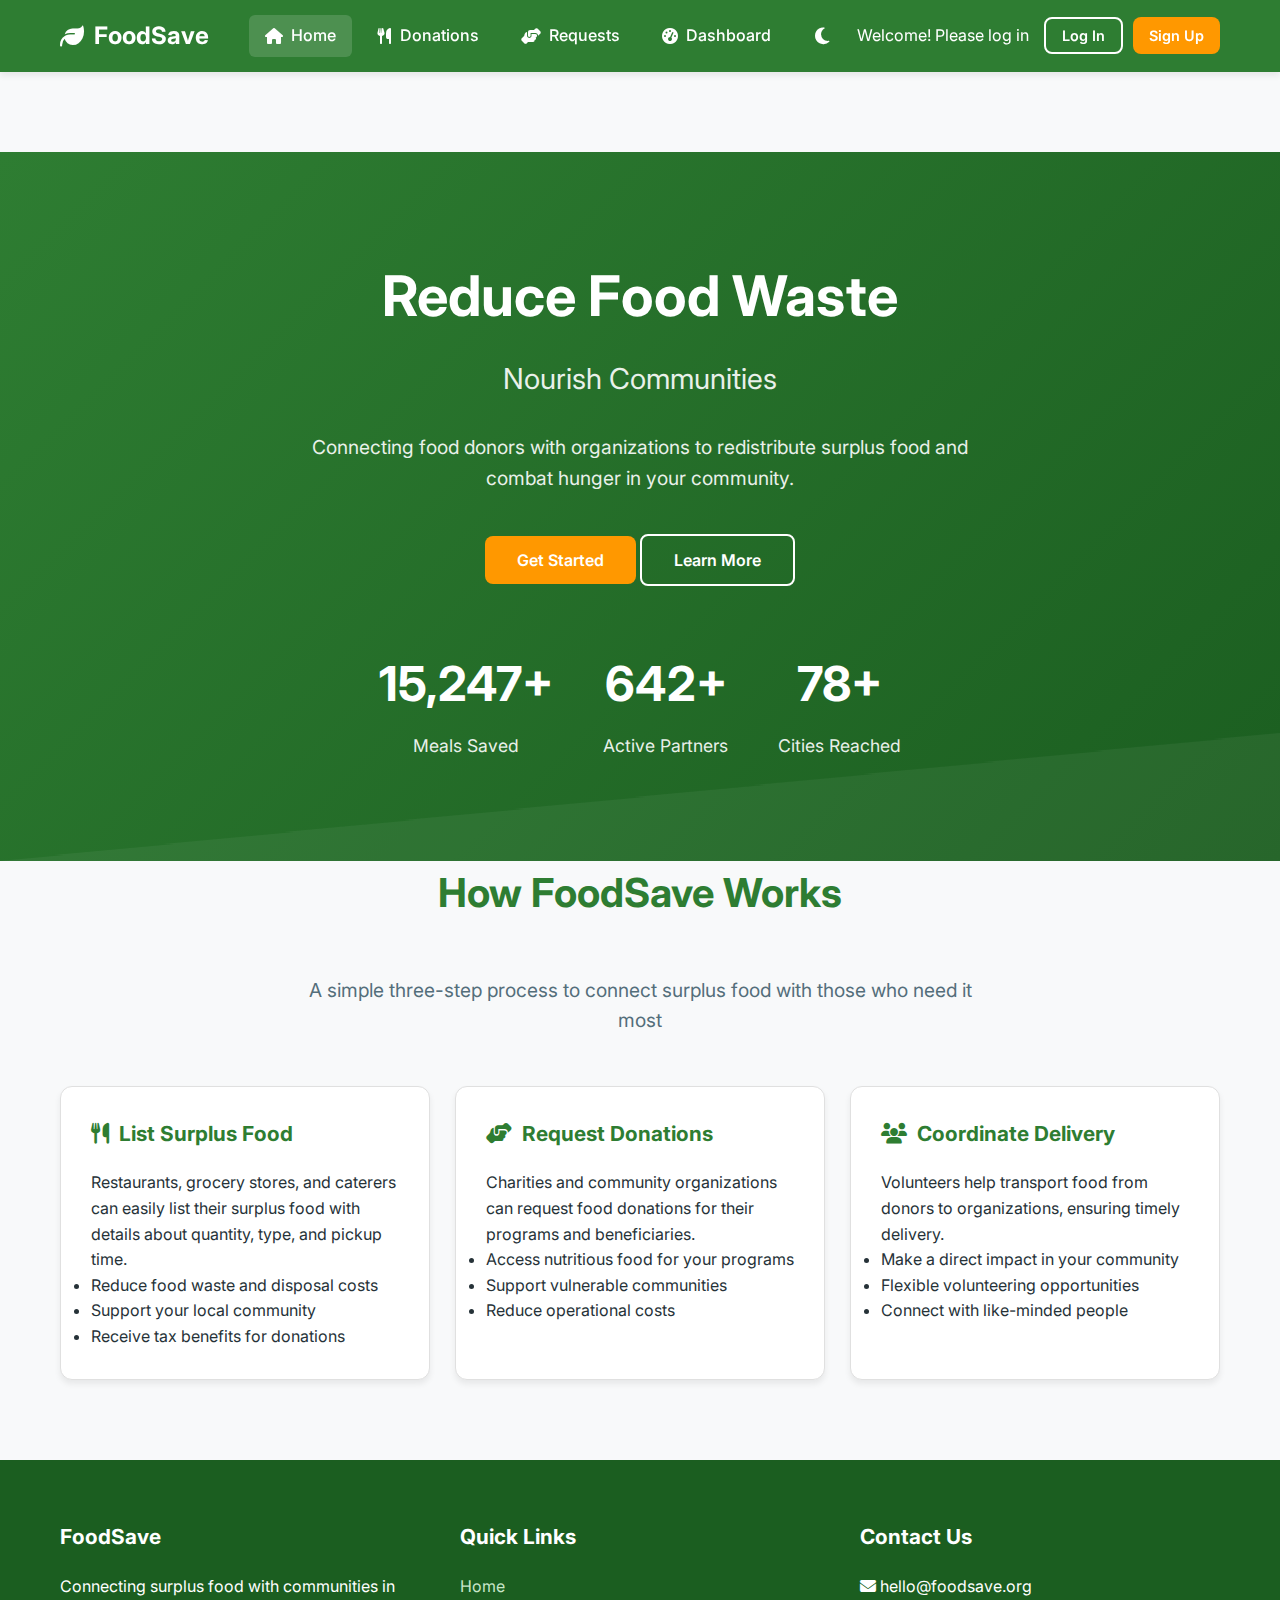
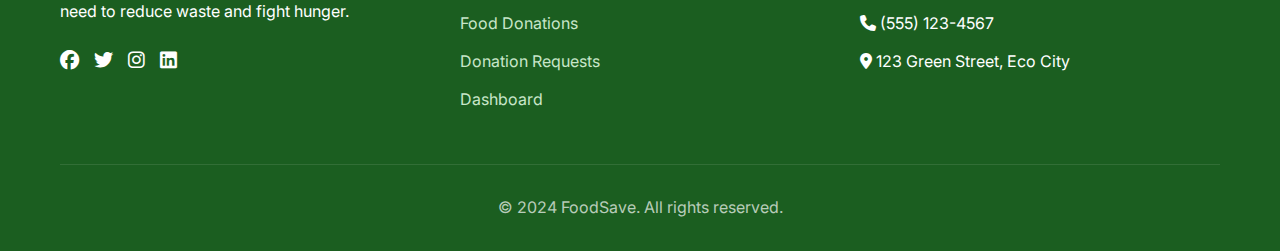
<file: index.html>
<!DOCTYPE html>
<html lang="en">
<head>
    <meta charset="UTF-8">
    <meta name="viewport" content="width=device-width, initial-scale=1.0">
    <title>FoodSave - Reduce Waste, Feed Communities</title>
    <link rel="stylesheet" href="https://cdnjs.cloudflare.com/ajax/libs/font-awesome/6.4.0/css/all.min.css">
    <link href="https://fonts.googleapis.com/css2?family=Inter:wght@300;400;500;600;700&display=swap" rel="stylesheet">
    <style>
        /* All the previous CSS styles remain the same */
        :root {
            --primary: #2e7d32;
            --primary-dark: #1b5e20;
            --primary-light: #4caf50;
            --secondary: #ff9800;
            --secondary-dark: #f57c00;
            --accent: #2196f3;
            --danger: #f44336;
            --warning: #ffc107;
            --success: #4caf50;
            --text: #263238;
            --text-light: #546e7a;
            --bg: #f8f9fa;
            --bg-card: #ffffff;
            --border: #e0e0e0;
            --shadow: 0 4px 6px rgba(0, 0, 0, 0.07);
            --shadow-lg: 0 10px 25px rgba(0, 0, 0, 0.1);
        }

        .dark-mode {
            --primary: #4caf50;
            --primary-dark: #388e3c;
            --primary-light: #81c784;
            --text: #eceff1;
            --text-light: #b0bec5;
            --bg: #121212;
            --bg-card: #1e1e1e;
            --border: #333333;
            --shadow: 0 4px 6px rgba(0, 0, 0, 0.3);
            --shadow-lg: 0 10px 25px rgba(0, 0, 0, 0.4);
        }

        * {
            margin: 0;
            padding: 0;
            box-sizing: border-box;
            font-family: 'Inter', -apple-system, BlinkMacSystemFont, 'Segoe UI', Roboto, sans-serif;
        }

        body {
            background-color: var(--bg);
            color: var(--text);
            line-height: 1.6;
            transition: all 0.3s ease;
        }

        .container {
            max-width: 1200px;
            margin: 0 auto;
            padding: 0 20px;
        }

        /* Header & Navigation */
        header {
            background-color: var(--primary);
            color: white;
            padding: 15px 0;
            box-shadow: var(--shadow);
            position: sticky;
            top: 0;
            z-index: 1000;
            backdrop-filter: blur(10px);
        }

        .header-content {
            display: flex;
            justify-content: space-between;
            align-items: center;
        }

        .logo {
            font-size: 24px;
            font-weight: 700;
            display: flex;
            align-items: center;
            gap: 10px;
        }

        .nav-container {
            display: flex;
            align-items: center;
            gap: 20px;
        }

        nav ul {
            display: flex;
            list-style: none;
            gap: 10px;
        }

        nav ul li a {
            color: white;
            text-decoration: none;
            font-weight: 500;
            padding: 8px 16px;
            border-radius: 6px;
            display: flex;
            align-items: center;
            gap: 8px;
            transition: all 0.3s;
        }

        nav ul li a:hover, nav ul li a.active {
            background-color: rgba(255, 255, 255, 0.15);
        }

        .user-info {
            display: flex;
            align-items: center;
            gap: 15px;
        }

        .auth-buttons {
            display: flex;
            gap: 10px;
        }

        .theme-toggle {
            background: none;
            border: none;
            color: white;
            cursor: pointer;
            font-size: 1.2rem;
            padding: 8px;
            border-radius: 50%;
            transition: background-color 0.3s;
        }

        .theme-toggle:hover {
            background-color: rgba(255, 255, 255, 0.1);
        }

        /* Hero Section */
        .hero {
            background: linear-gradient(135deg, var(--primary) 0%, var(--primary-dark) 100%);
            color: white;
            padding: 100px 0;
            text-align: center;
            position: relative;
            overflow: hidden;
        }

        .hero::before {
            content: '';
            position: absolute;
            top: 0;
            left: 0;
            right: 0;
            bottom: 0;
            background: url('data:image/svg+xml,<svg xmlns="http://www.w3.org/2000/svg" viewBox="0 0 1000 100" fill="%23ffffff" opacity="0.05"><polygon points="1000,100 1000,0 0,100"/></svg>');
            background-size: cover;
        }

        .hero-content {
            position: relative;
            z-index: 1;
        }

        .hero h1 {
            font-size: 3.5rem;
            margin-bottom: 15px;
            font-weight: 700;
        }

        .hero h2 {
            font-size: 1.8rem;
            font-weight: 400;
            margin-bottom: 30px;
            opacity: 0.9;
        }

        .hero p {
            font-size: 1.2rem;
            max-width: 700px;
            margin: 0 auto 40px;
            opacity: 0.9;
        }

        .stats {
            display: flex;
            justify-content: center;
            gap: 50px;
            flex-wrap: wrap;
            margin-top: 60px;
        }

        .stat-item {
            text-align: center;
        }

        .stat-number {
            font-size: 3rem;
            font-weight: 700;
            margin-bottom: 10px;
        }

        .stat-label {
            font-size: 1.1rem;
            opacity: 0.9;
        }

        /* Buttons */
        .btn {
            padding: 14px 32px;
            border-radius: 8px;
            font-weight: 600;
            font-size: 1rem;
            cursor: pointer;
            transition: all 0.3s;
            text-decoration: none;
            display: inline-flex;
            align-items: center;
            gap: 8px;
            border: none;
            outline: none;
        }

        .btn-primary {
            background-color: var(--secondary);
            color: white;
        }

        .btn-primary:hover {
            background-color: var(--secondary-dark);
            transform: translateY(-2px);
            box-shadow: var(--shadow-lg);
        }

        .btn-secondary {
            background-color: transparent;
            color: white;
            border: 2px solid white;
        }

        .btn-secondary:hover {
            background-color: white;
            color: var(--primary);
        }

        .btn-success {
            background-color: var(--success);
            color: white;
        }

        .btn-danger {
            background-color: var(--danger);
            color: white;
        }

        .btn-outline {
            background-color: transparent;
            color: var(--primary);
            border: 2px solid var(--primary);
        }

        .btn-outline:hover {
            background-color: var(--primary);
            color: white;
        }

        .btn-small {
            padding: 8px 16px;
            font-size: 0.9rem;
        }

        /* Cards & Sections */
        .page-section {
            padding: 80px 0;
            display: none;
        }

        .page-section.active {
            display: block;
            animation: fadeIn 0.5s ease;
        }

        .section-title {
            text-align: center;
            margin-bottom: 50px;
            color: var(--primary);
            font-size: 2.5rem;
            font-weight: 700;
        }

        .section-subtitle {
            text-align: center;
            margin-bottom: 50px;
            color: var(--text-light);
            font-size: 1.2rem;
            max-width: 700px;
            margin-left: auto;
            margin-right: auto;
        }

        .dashboard {
            display: grid;
            grid-template-columns: repeat(auto-fit, minmax(300px, 1fr));
            gap: 25px;
            margin-top: 30px;
        }

        .dashboard-card {
            background: var(--bg-card);
            border-radius: 12px;
            padding: 30px;
            box-shadow: var(--shadow);
            transition: transform 0.3s, box-shadow 0.3s;
            border: 1px solid var(--border);
        }

        .dashboard-card:hover {
            transform: translateY(-5px);
            box-shadow: var(--shadow-lg);
        }

        .dashboard-card h3 {
            margin-bottom: 20px;
            color: var(--primary);
            display: flex;
            align-items: center;
            gap: 10px;
            font-size: 1.3rem;
        }

        /* Listings */
        .listing-item, .request-item {
            background: var(--bg-card);
            border-radius: 12px;
            padding: 25px;
            margin-bottom: 20px;
            box-shadow: var(--shadow);
            border-left: 4px solid var(--primary);
            transition: transform 0.3s, box-shadow 0.3s;
        }

        .listing-item:hover, .request-item:hover {
            transform: translateY(-3px);
            box-shadow: var(--shadow-lg);
        }

        .listing-header, .request-header {
            display: flex;
            justify-content: space-between;
            align-items: flex-start;
            margin-bottom: 15px;
            gap: 15px;
        }

        .listing-title, .request-title {
            font-weight: 600;
            color: var(--primary);
            font-size: 1.2rem;
        }

        .listing-status, .request-status {
            padding: 6px 12px;
            border-radius: 20px;
            font-size: 0.8rem;
            font-weight: 600;
            white-space: nowrap;
        }

        .status-available { background: #e8f5e9; color: #2e7d32; }
        .status-reserved { background: #fff3e0; color: #ef6c00; }
        .status-completed { background: #f5f5f5; color: #757575; }
        .status-urgent { background: #ffebee; color: #c62828; }
        .status-open { background: #e3f2fd; color: #1565c0; }

        .listing-details, .request-details {
            display: flex;
            flex-wrap: wrap;
            gap: 20px;
            margin-top: 15px;
            font-size: 0.95rem;
        }

        .detail-item {
            display: flex;
            align-items: center;
            gap: 8px;
            color: var(--text-light);
        }

        .action-buttons {
            display: flex;
            gap: 10px;
            margin-top: 20px;
            flex-wrap: wrap;
        }

        /* Modals */
        .modal {
            display: none;
            position: fixed;
            top: 0;
            left: 0;
            width: 100%;
            height: 100%;
            background-color: rgba(0,0,0,0.5);
            z-index: 2000;
            justify-content: center;
            align-items: center;
            backdrop-filter: blur(5px);
        }

        .modal-content {
            background-color: var(--bg-card);
            padding: 40px;
            border-radius: 16px;
            width: 90%;
            max-width: 500px;
            box-shadow: var(--shadow-lg);
            max-height: 90vh;
            overflow-y: auto;
            animation: modalSlideIn 0.3s ease;
        }

        @keyframes modalSlideIn {
            from { transform: translateY(-50px); opacity: 0; }
            to { transform: translateY(0); opacity: 1; }
        }

        @keyframes fadeIn {
            from { opacity: 0; }
            to { opacity: 1; }
        }

        .modal h2 {
            margin-bottom: 25px;
            color: var(--primary);
            display: flex;
            align-items: center;
            gap: 10px;
            font-size: 1.5rem;
        }

        .form-group {
            margin-bottom: 25px;
        }

        .form-group label {
            display: block;
            margin-bottom: 8px;
            font-weight: 500;
            color: var(--text);
        }

        .form-group input, .form-group select, .form-group textarea {
            width: 100%;
            padding: 12px 16px;
            border: 1px solid var(--border);
            border-radius: 8px;
            font-size: 1rem;
            background: var(--bg-card);
            color: var(--text);
            transition: border-color 0.3s;
        }

        .form-group input:focus, .form-group select:focus, .form-group textarea:focus {
            outline: none;
            border-color: var(--primary);
            box-shadow: 0 0 0 3px rgba(46, 125, 50, 0.1);
        }

        .form-group textarea {
            height: 120px;
            resize: vertical;
        }

        .modal-buttons {
            display: flex;
            justify-content: flex-end;
            gap: 15px;
            margin-top: 30px;
        }

        .btn-cancel {
            background-color: var(--bg-card);
            color: var(--text);
            border: 1px solid var(--border);
        }

        .btn-cancel:hover {
            background-color: var(--border);
        }

        /* Notifications */
        .notification {
            position: fixed;
            top: 20px;
            right: 20px;
            padding: 16px 24px;
            background-color: var(--success);
            color: white;
            border-radius: 8px;
            box-shadow: var(--shadow-lg);
            z-index: 2100;
            display: none;
            align-items: center;
            gap: 10px;
            animation: slideInRight 0.3s ease;
        }

        @keyframes slideInRight {
            from { transform: translateX(100%); opacity: 0; }
            to { transform: translateX(0); opacity: 1; }
        }

        .notification.error {
            background-color: var(--danger);
        }

        .notification.warning {
            background-color: var(--warning);
            color: var(--text);
        }

        /* Tabs */
        .tabs {
            display: flex;
            margin-bottom: 25px;
            border-bottom: 1px solid var(--border);
        }

        .tab {
            padding: 12px 24px;
            cursor: pointer;
            font-weight: 500;
            color: var(--text-light);
            transition: all 0.3s;
            border-bottom: 3px solid transparent;
        }

        .tab.active {
            color: var(--primary);
            border-bottom-color: var(--primary);
        }

        .tab-content {
            display: none;
        }

        .tab-content.active {
            display: block;
            animation: fadeIn 0.3s ease;
        }

        /* Empty States */
        .empty-state {
            text-align: center;
            padding: 60px 20px;
            color: var(--text-light);
        }

        .empty-state i {
            font-size: 4rem;
            margin-bottom: 20px;
            color: var(--border);
        }

        .empty-state h3 {
            margin-bottom: 15px;
            color: var(--text-light);
        }

        /* Impact Stats */
        .impact-stats {
            display: grid;
            grid-template-columns: repeat(auto-fit, minmax(150px, 1fr));
            gap: 20px;
            margin-top: 20px;
        }

        .impact-stat {
            text-align: center;
            padding: 20px;
            background: var(--bg-card);
            border-radius: 12px;
            box-shadow: var(--shadow);
        }

        .impact-number {
            font-size: 2.5rem;
            font-weight: 700;
            color: var(--primary);
            margin-bottom: 8px;
        }

        .impact-label {
            font-size: 0.9rem;
            color: var(--text-light);
        }

        /* Role Badges */
        .role-badge {
            display: inline-block;
            padding: 6px 12px;
            border-radius: 20px;
            font-size: 0.8rem;
            font-weight: 600;
            margin-left: 10px;
        }

        .badge-donor { background: #e8f5e9; color: #2e7d32; }
        .badge-receiver { background: #e3f2fd; color: #1565c0; }
        .badge-volunteer { background: #fff3e0; color: #ef6c00; }

        /* Footer */
        footer {
            background-color: var(--primary-dark);
            color: white;
            padding: 60px 0 30px;
        }

        .footer-content {
            display: grid;
            grid-template-columns: repeat(auto-fit, minmax(250px, 1fr));
            gap: 40px;
            margin-bottom: 40px;
        }

        .footer-section h3 {
            margin-bottom: 20px;
            font-size: 1.3rem;
        }

        .footer-section ul {
            list-style: none;
        }

        .footer-section ul li {
            margin-bottom: 12px;
        }

        .footer-section ul li a {
            color: #c8e6c9;
            text-decoration: none;
            transition: color 0.3s;
        }

        .footer-section ul li a:hover {
            color: white;
        }

        .social-links {
            display: flex;
            gap: 15px;
            margin-top: 20px;
        }

        .social-links a {
            color: white;
            font-size: 1.2rem;
            transition: color 0.3s;
        }

        .social-links a:hover {
            color: var(--secondary);
        }

        .copyright {
            padding-top: 30px;
            border-top: 1px solid rgba(255,255,255,0.1);
            text-align: center;
            color: rgba(255,255,255,0.7);
        }

        /* Loading States */
        .loading {
            display: inline-block;
            width: 20px;
            height: 20px;
            border: 3px solid rgba(255,255,255,.3);
            border-radius: 50%;
            border-top-color: #fff;
            animation: spin 1s ease-in-out infinite;
        }

        @keyframes spin {
            to { transform: rotate(360deg); }
        }

        /* Responsive Design */
        @media (max-width: 768px) {
            .header-content {
                flex-direction: column;
                gap: 15px;
            }

            nav ul {
                flex-wrap: wrap;
                justify-content: center;
            }

            .hero h1 {
                font-size: 2.5rem;
            }

            .hero h2 {
                font-size: 1.4rem;
            }

            .stats {
                gap: 30px;
            }

            .stat-number {
                font-size: 2.5rem;
            }

            .section-title {
                font-size: 2rem;
            }

            .listing-header, .request-header {
                flex-direction: column;
                align-items: flex-start;
                gap: 10px;
            }

            .modal-content {
                padding: 30px 20px;
            }
        }

        /* Dark mode adjustments */
        .dark-mode .status-available { background: #1b5e20; color: #a5d6a7; }
        .dark-mode .status-reserved { background: #e65100; color: #ffcc80; }
        .dark-mode .status-completed { background: #424242; color: #bdbdbd; }
        .dark-mode .status-urgent { background: #c62828; color: #ffcdd2; }
        .dark-mode .status-open { background: #0d47a1; color: #90caf9; }

        .dark-mode .badge-donor { background: #1b5e20; color: #a5d6a7; }
        .dark-mode .badge-receiver { background: #0d47a1; color: #90caf9; }
        .dark-mode .badge-volunteer { background: #e65100; color: #ffcc80; }
    </style>
</head>
<body>
    <!-- Header -->
    <header>
        <div class="container">
            <div class="header-content">
                <div class="logo">
                    <i class="fas fa-leaf"></i>
                    <span>FoodSave</span>
                </div>
                <div class="nav-container">
                    <nav>
                        <ul>
                            <li><a href="#" class="nav-link active" data-page="home"><i class="fas fa-home"></i> Home</a></li>
                            <li><a href="#" class="nav-link" data-page="donations"><i class="fas fa-utensils"></i> Donations</a></li>
                            <li><a href="#" class="nav-link" data-page="requests"><i class="fas fa-hands-helping"></i> Requests</a></li>
                            <li><a href="#" class="nav-link" data-page="dashboard"><i class="fas fa-tachometer-alt"></i> Dashboard</a></li>
                        </ul>
                    </nav>
                    <button class="theme-toggle" id="themeToggle">
                        <i class="fas fa-moon"></i>
                    </button>
                    <div class="user-info">
                        <span id="userWelcome">Welcome! Please log in</span>
                        <div class="auth-buttons" id="authButtons">
                            <button id="loginBtn" class="btn btn-secondary btn-small">Log In</button>
                            <button id="registerBtn" class="btn btn-primary btn-small">Sign Up</button>
                        </div>
                        <div id="userActions" style="display: none;">
                            <button id="logoutBtn" class="btn btn-secondary btn-small">Log Out</button>
                        </div>
                    </div>
                </div>
            </div>
        </div>
    </header>

    <!-- Home Page -->
    <section id="home" class="page-section active">
        <div class="hero">
            <div class="container">
                <div class="hero-content">
                    <h1>Reduce Food Waste</h1>
                    <h2>Nourish Communities</h2>
                    <p>Connecting food donors with organizations to redistribute surplus food and combat hunger in your community.</p>
                    
                    <div class="cta-buttons">
                        <button id="getStartedBtn" class="btn btn-primary">Get Started</button>
                        <button id="learnMoreBtn" class="btn btn-secondary">Learn More</button>
                    </div>
                    
                    <div class="stats">
                        <div class="stat-item">
                            <div class="stat-number" id="mealsSaved">15,247+</div>
                            <div class="stat-label">Meals Saved</div>
                        </div>
                        <div class="stat-item">
                            <div class="stat-number" id="activePartners">642+</div>
                            <div class="stat-label">Active Partners</div>
                        </div>
                        <div class="stat-item">
                            <div class="stat-number" id="citiesReached">78+</div>
                            <div class="stat-label">Cities Reached</div>
                        </div>
                    </div>
                </div>
            </div>
        </div>
        
        <div class="container">
            <h2 class="section-title">How FoodSave Works</h2>
            <p class="section-subtitle">A simple three-step process to connect surplus food with those who need it most</p>
            
            <div class="dashboard">
                <div class="dashboard-card">
                    <h3><i class="fas fa-utensils"></i> List Surplus Food</h3>
                    <p>Restaurants, grocery stores, and caterers can easily list their surplus food with details about quantity, type, and pickup time.</p>
                    <ul>
                        <li>Reduce food waste and disposal costs</li>
                        <li>Support your local community</li>
                        <li>Receive tax benefits for donations</li>
                    </ul>
                </div>
                
                <div class="dashboard-card">
                    <h3><i class="fas fa-hands-helping"></i> Request Donations</h3>
                    <p>Charities and community organizations can request food donations for their programs and beneficiaries.</p>
                    <ul>
                        <li>Access nutritious food for your programs</li>
                        <li>Support vulnerable communities</li>
                        <li>Reduce operational costs</li>
                    </ul>
                </div>
                
                <div class="dashboard-card">
                    <h3><i class="fas fa-users"></i> Coordinate Delivery</h3>
                    <p>Volunteers help transport food from donors to organizations, ensuring timely delivery.</p>
                    <ul>
                        <li>Make a direct impact in your community</li>
                        <li>Flexible volunteering opportunities</li>
                        <li>Connect with like-minded people</li>
                    </ul>
                </div>
            </div>
        </div>
    </section>

    <!-- Donations Page -->
    <section id="donations" class="page-section">
        <div class="container">
            <h2 class="section-title">Available Food Donations</h2>
            <p class="section-subtitle">Browse and claim available food donations from our verified partners</p>
            
            <div class="action-buttons" style="justify-content: center; margin-bottom: 40px;">
                <button id="addDonationBtn" class="btn btn-primary"><i class="fas fa-plus"></i> Add New Donation</button>
            </div>
            
            <div class="food-listings" id="donationsList">
                <!-- Dynamic content -->
            </div>
        </div>
    </section>

    <!-- Requests Page -->
    <section id="requests" class="page-section">
        <div class="container">
            <h2 class="section-title">Donation Requests</h2>
            <p class="section-subtitle">Browse requests from NGOs and community organizations</p>
            
            <div class="action-buttons" style="justify-content: center; margin-bottom: 40px;">
                <button id="addRequestBtn" class="btn btn-primary"><i class="fas fa-plus"></i> Create New Request</button>
            </div>
            
            <div class="donation-requests" id="requestsList">
                <!-- Dynamic content -->
            </div>
        </div>
    </section>

    <!-- Dashboard Page -->
    <section id="dashboard" class="page-section">
        <div class="container">
            <h2 class="section-title">My Dashboard</h2>
            
            <div class="dashboard">
                <div class="dashboard-card">
                    <h3><i class="fas fa-user"></i> Profile Information</h3>
                    <div id="userProfile">
                        <!-- Dynamic content -->
                    </div>
                </div>
                
                <div class="dashboard-card">
                    <h3><i class="fas fa-chart-line"></i> My Impact</h3>
                    <div class="impact-stats">
                        <div class="impact-stat">
                            <div class="impact-number" id="userDonationsCount">0</div>
                            <div class="impact-label">Donations Made</div>
                        </div>
                        <div class="impact-stat">
                            <div class="impact-number" id="userRequestsCount">0</div>
                            <div class="impact-label">Requests Made</div>
                        </div>
                        <div class="impact-stat">
                            <div class="impact-number" id="userMealsCount">0</div>
                            <div class="impact-label">Meals Provided</div>
                        </div>
                    </div>
                </div>
            </div>
            
            <div class="dashboard" style="margin-top: 40px;">
                <div class="dashboard-card">
                    <h3><i class="fas fa-utensils"></i> My Donations</h3>
                    <div class="user-donations" id="userDonationsList">
                        <!-- Dynamic content -->
                    </div>
                </div>
                
                <div class="dashboard-card">
                    <h3><i class="fas fa-hands-helping"></i> My Requests</h3>
                    <div class="user-requests" id="userRequestsList">
                        <!-- Dynamic content -->
                    </div>
                </div>
            </div>
        </div>
    </section>

    <!-- Modals -->
    <div id="authModal" class="modal">
        <div class="modal-content">
            <div class="tabs">
                <div class="tab active" data-tab="login">Log In</div>
                <div class="tab" data-tab="register">Sign Up</div>
            </div>
            
            <div class="tab-content active" id="loginTab">
                <h2><i class="fas fa-sign-in-alt"></i> Welcome Back</h2>
                <form id="loginForm">
                    <div class="form-group">
                        <label for="loginEmail">Email Address</label>
                        <input type="email" id="loginEmail" placeholder="Enter your email" required>
                    </div>
                    <div class="form-group">
                        <label for="loginPassword">Password</label>
                        <input type="password" id="loginPassword" placeholder="Enter your password" required>
                    </div>
                    <div class="modal-buttons">
                        <button type="button" id="cancelAuthBtn" class="btn btn-cancel">Cancel</button>
                        <button type="submit" class="btn btn-primary">Log In</button>
                    </div>
                </form>
            </div>
            
            <div class="tab-content" id="registerTab">
                <h2><i class="fas fa-user-plus"></i> Join FoodSave</h2>
                <form id="registerForm">
                    <div class="form-group">
                        <label for="registerName">Full Name</label>
                        <input type="text" id="registerName" placeholder="Enter your full name" required>
                    </div>
                    <div class="form-group">
                        <label for="registerEmail">Email Address</label>
                        <input type="email" id="registerEmail" placeholder="Enter your email" required>
                    </div>
                    <div class="form-group">
                        <label for="registerPassword">Password</label>
                        <input type="password" id="registerPassword" placeholder="Create a password" required minlength="6">
                    </div>
                    <div class="form-group">
                        <label for="registerRole">I am a:</label>
                        <select id="registerRole" required>
                            <option value="">Select your role</option>
                            <option value="donor">Food Donor (Restaurant, Grocery, etc.)</option>
                            <option value="receiver">NGO/Community Organization</option>
                            <option value="volunteer">Volunteer</option>
                        </select>
                    </div>
                    <div class="modal-buttons">
                        <button type="button" id="cancelRegisterBtn" class="btn btn-cancel">Cancel</button>
                        <button type="submit" class="btn btn-primary">Create Account</button>
                    </div>
                </form>
            </div>
        </div>
    </div>

    <!-- Donation Modal -->
    <div id="donationModal" class="modal">
        <div class="modal-content">
            <h2><i class="fas fa-utensils"></i> Add Food Donation</h2>
            <form id="donationForm">
                <div class="form-group">
                    <label for="donationTitle">Food Item/Description</label>
                    <input type="text" id="donationTitle" placeholder="e.g., Fresh bread and pastries" required>
                </div>
                <div class="form-group">
                    <label for="donationDescription">Details</label>
                    <textarea id="donationDescription" placeholder="Describe the food items, quantity, packaging, etc." required></textarea>
                </div>
                <div class="form-group">
                    <label for="donationQuantity">Quantity (approx. servings)</label>
                    <input type="number" id="donationQuantity" min="1" placeholder="e.g., 25" required>
                </div>
                <div class="form-group">
                    <label for="donationCategory">Food Category</label>
                    <select id="donationCategory" required>
                        <option value="">Select category</option>
                        <option value="prepared">Prepared Meals</option>
                        <option value="produce">Fresh Produce</option>
                        <option value="bakery">Bakery Items</option>
                        <option value="dairy">Dairy Products</option>
                        <option value="protein">Protein Sources</option>
                        <option value="other">Other</option>
                    </select>
                </div>
                <div class="form-group">
                    <label for="donationExpiry">Best Before</label>
                    <input type="datetime-local" id="donationExpiry" required>
                </div>
                <div class="form-group">
                    <label for="donationLocation">Pickup Location</label>
                    <input type="text" id="donationLocation" placeholder="Full address for pickup" required>
                </div>
                <div class="modal-buttons">
                    <button type="button" id="cancelDonationBtn" class="btn btn-cancel">Cancel</button>
                    <button type="submit" class="btn btn-primary">Add Donation</button>
                </div>
            </form>
        </div>
    </div>

    <!-- Request Modal -->
    <div id="requestModal" class="modal">
        <div class="modal-content">
            <h2><i class="fas fa-hands-helping"></i> Create Donation Request</h2>
            <form id="requestForm">
                <div class="form-group">
                    <label for="requestTitle">Request Title</label>
                    <input type="text" id="requestTitle" placeholder="e.g., Need meals for community dinner" required>
                </div>
                <div class="form-group">
                    <label for="requestDescription">Details</label>
                    <textarea id="requestDescription" placeholder="Describe what type of food you need and for what purpose" required></textarea>
                </div>
                <div class="form-group">
                    <label for="requestQuantity">Quantity Needed (approx. servings)</label>
                    <input type="number" id="requestQuantity" min="1" placeholder="e.g., 50" required>
                </div>
                <div class="form-group">
                    <label for="requestCategory">Preferred Food Category</label>
                    <select id="requestCategory" required>
                        <option value="">Select category</option>
                        <option value="prepared">Prepared Meals</option>
                        <option value="produce">Fresh Produce</option>
                        <option value="bakery">Bakery Items</option>
                        <option value="dairy">Dairy Products</option>
                        <option value="protein">Protein Sources</option>
                        <option value="any">Any Category</option>
                    </select>
                </div>
                <div class="form-group">
                    <label for="requestUrgency">Urgency</label>
                    <select id="requestUrgency" required>
                        <option value="low">Low - Within a week</option>
                        <option value="medium">Medium - Within 3 days</option>
                        <option value="high">High - Within 24 hours</option>
                        <option value="urgent">Urgent - As soon as possible</option>
                    </select>
                </div>
                <div class="form-group">
                    <label for="requestLocation">Delivery Location</label>
                    <input type="text" id="requestLocation" placeholder="Full address for delivery" required>
                </div>
                <div class="modal-buttons">
                    <button type="button" id="cancelRequestBtn" class="btn btn-cancel">Cancel</button>
                    <button type="submit" class="btn btn-primary">Create Request</button>
                </div>
            </form>
        </div>
    </div>

    <!-- Notification -->
    <div id="notification" class="notification">
        <i class="fas fa-check-circle"></i>
        <span id="notificationMessage">Operation completed successfully!</span>
    </div>

    <!-- Footer -->
    <footer>
        <div class="container">
            <div class="footer-content">
                <div class="footer-section">
                    <h3>FoodSave</h3>
                    <p>Connecting surplus food with communities in need to reduce waste and fight hunger.</p>
                    <div class="social-links">
                        <a href="#"><i class="fab fa-facebook"></i></a>
                        <a href="#"><i class="fab fa-twitter"></i></a>
                        <a href="#"><i class="fab fa-instagram"></i></a>
                        <a href="#"><i class="fab fa-linkedin"></i></a>
                    </div>
                </div>
                <div class="footer-section">
                    <h3>Quick Links</h3>
                    <ul>
                        <li><a href="#" class="nav-link" data-page="home">Home</a></li>
                        <li><a href="#" class="nav-link" data-page="donations">Food Donations</a></li>
                        <li><a href="#" class="nav-link" data-page="requests">Donation Requests</a></li>
                        <li><a href="#" class="nav-link" data-page="dashboard">Dashboard</a></li>
                    </ul>
                </div>
                <div class="footer-section">
                    <h3>Contact Us</h3>
                    <ul>
                        <li><i class="fas fa-envelope"></i> hello@foodsave.org</li>
                        <li><i class="fas fa-phone"></i> (555) 123-4567</li>
                        <li><i class="fas fa-map-marker-alt"></i> 123 Green Street, Eco City</li>
                    </ul>
                </div>
            </div>
            <div class="copyright">
                <p>&copy; 2024 FoodSave. All rights reserved.</p>
            </div>
        </div>
    </footer>

    <script>
        // Database Class
        class Database {
            constructor() {
                this.init();
            }

            init() {
                if (!localStorage.getItem('foodSaveDB')) {
                    const initialData = {
                        users: [
                            {
                                id: 1,
                                name: "Demo User",
                                email: "demo@example.com",
                                password: "password",
                                role: "donor",
                                joinDate: new Date().toISOString(),
                                verified: true
                            }
                        ],
                        donations: [
                            {
                                id: 1,
                                userId: 1,
                                title: "Fresh Bread & Pastries",
                                description: "Assorted bread and pastries from today's baking. Packaged and ready for pickup.",
                                quantity: 25,
                                category: "bakery",
                                expiry: new Date(Date.now() + 24 * 60 * 60 * 1000).toISOString(),
                                location: "123 Bakery Street, Downtown",
                                status: "available",
                                createdAt: new Date().toISOString()
                            }
                        ],
                        requests: [
                            {
                                id: 1,
                                userId: 1,
                                title: "Meals for Community Dinner",
                                description: "We need prepared meals for our weekly community dinner serving homeless individuals.",
                                quantity: 50,
                                category: "prepared",
                                urgency: "medium",
                                location: "456 Community Ave, Westside",
                                status: "open",
                                createdAt: new Date().toISOString()
                            }
                        ],
                        stats: {
                            mealsSaved: 15247,
                            activePartners: 642,
                            citiesReached: 78
                        }
                    };
                    localStorage.setItem('foodSaveDB', JSON.stringify(initialData));
                }
            }

            getData() {
                return JSON.parse(localStorage.getItem('foodSaveDB'));
            }

            saveData(data) {
                localStorage.setItem('foodSaveDB', JSON.stringify(data));
            }

            // User methods
            addUser(user) {
                const data = this.getData();
                const newUser = {
                    ...user,
                    id: Date.now(),
                    joinDate: new Date().toISOString(),
                    verified: false
                };
                data.users.push(newUser);
                this.saveData(data);
                return newUser;
            }

            getUserByEmail(email) {
                const data = this.getData();
                return data.users.find(user => user.email === email);
            }

            getUserById(id) {
                const data = this.getData();
                return data.users.find(user => user.id === id);
            }

            // Donation methods
            getDonations() {
                const data = this.getData();
                return data.donations;
            }

            getUserDonations(userId) {
                const data = this.getData();
                return data.donations.filter(donation => donation.userId === userId);
            }

            addDonation(donation) {
                const data = this.getData();
                const newDonation = {
                    ...donation,
                    id: Date.now(),
                    createdAt: new Date().toISOString(),
                    status: "available"
                };
                data.donations.push(newDonation);
                this.saveData(data);
                return newDonation;
            }

            updateDonation(id, updates) {
                const data = this.getData();
                const donationIndex = data.donations.findIndex(d => d.id === id);
                if (donationIndex !== -1) {
                    data.donations[donationIndex] = { ...data.donations[donationIndex], ...updates };
                    this.saveData(data);
                    return data.donations[donationIndex];
                }
                return null;
            }

            deleteDonation(id) {
                const data = this.getData();
                data.donations = data.donations.filter(d => d.id !== id);
                this.saveData(data);
            }

            // Request methods
            getRequests() {
                const data = this.getData();
                return data.requests;
            }

            getUserRequests(userId) {
                const data = this.getData();
                return data.requests.filter(request => request.userId === userId);
            }

            addRequest(request) {
                const data = this.getData();
                const newRequest = {
                    ...request,
                    id: Date.now(),
                    createdAt: new Date().toISOString(),
                    status: "open"
                };
                data.requests.push(newRequest);
                this.saveData(data);
                return newRequest;
            }

            updateRequest(id, updates) {
                const data = this.getData();
                const requestIndex = data.requests.findIndex(r => r.id === id);
                if (requestIndex !== -1) {
                    data.requests[requestIndex] = { ...data.requests[requestIndex], ...updates };
                    this.saveData(data);
                    return data.requests[requestIndex];
                }
                return null;
            }

            deleteRequest(id) {
                const data = this.getData();
                data.requests = data.requests.filter(r => r.id !== id);
                this.saveData(data);
            }

            // Stats methods
            getStats() {
                return this.getData().stats;
            }

            updateStats(newStats) {
                const data = this.getData();
                data.stats = { ...data.stats, ...newStats };
                this.saveData(data);
                return data.stats;
            }
        }

        // Main Application Class
        class FoodSaveApp {
            constructor() {
                this.db = new Database();
                this.currentUser = null;
                this.init();
            }

            init() {
                this.setupEventListeners();
                this.loadTheme();
                this.checkAuthStatus();
                this.loadStats();
                this.loadDonations();
                this.loadRequests();
                this.loadDashboard();
            }

            setupEventListeners() {
                // Navigation
                document.querySelectorAll('.nav-link').forEach(link => {
                    link.addEventListener('click', (e) => this.handleNavigation(e));
                });

                // Auth buttons
                document.getElementById('loginBtn').addEventListener('click', () => this.openModal('authModal'));
                document.getElementById('registerBtn').addEventListener('click', () => this.showRegisterTab());
                document.getElementById('logoutBtn').addEventListener('click', () => this.logout());

                // Modal buttons
                document.getElementById('cancelAuthBtn').addEventListener('click', () => this.closeModal('authModal'));
                document.getElementById('cancelRegisterBtn').addEventListener('click', () => this.closeModal('authModal'));
                document.getElementById('addDonationBtn').addEventListener('click', () => this.openDonationModal());
                document.getElementById('addRequestBtn').addEventListener('click', () => this.openRequestModal());
                document.getElementById('cancelDonationBtn').addEventListener('click', () => this.closeModal('donationModal'));
                document.getElementById('cancelRequestBtn').addEventListener('click', () => this.closeModal('requestModal'));

                // Forms
                document.getElementById('loginForm').addEventListener('submit', (e) => this.handleLogin(e));
                document.getElementById('registerForm').addEventListener('submit', (e) => this.handleRegister(e));
                document.getElementById('donationForm').addEventListener('submit', (e) => this.handleDonationSubmit(e));
                document.getElementById('requestForm').addEventListener('submit', (e) => this.handleRequestSubmit(e));

                // Theme toggle
                document.getElementById('themeToggle').addEventListener('click', () => this.toggleTheme());

                // CTA buttons
                document.getElementById('getStartedBtn').addEventListener('click', () => this.navigateTo('dashboard'));
                document.getElementById('learnMoreBtn').addEventListener('click', () => this.navigateTo('donations'));

                // Close modals on outside click
                document.querySelectorAll('.modal').forEach(modal => {
                    modal.addEventListener('click', (e) => {
                        if (e.target === modal) this.closeModal(modal.id);
                    });
                });

                // Tab switching
                document.querySelectorAll('.tab').forEach(tab => {
                    tab.addEventListener('click', () => this.switchTab(tab));
                });
            }

            // Authentication Methods
            handleLogin(e) {
                e.preventDefault();
                const email = document.getElementById('loginEmail').value;
                const password = document.getElementById('loginPassword').value;

                const user = this.db.getUserByEmail(email);
                if (user && user.password === password) {
                    this.currentUser = user;
                    localStorage.setItem('currentUser', JSON.stringify(user));
                    this.updateUIForAuth();
                    this.closeModal('authModal');
                    this.showNotification(`Welcome back, ${user.name}!`);
                    document.getElementById('loginForm').reset();
                    
                    // Reload current page content
                    const activePage = document.querySelector('.page-section.active').id;
                    if (activePage === 'donations') this.loadDonations();
                    else if (activePage === 'requests') this.loadRequests();
                    else if (activePage === 'dashboard') this.loadDashboard();
                } else {
                    this.showNotification('Invalid email or password. Please try again.', 'error');
                }
            }

            handleRegister(e) {
                e.preventDefault();
                const name = document.getElementById('registerName').value;
                const email = document.getElementById('registerEmail').value;
                const password = document.getElementById('registerPassword').value;
                const role = document.getElementById('registerRole').value;

                // Check if user already exists
                if (this.db.getUserByEmail(email)) {
                    this.showNotification('A user with this email already exists.', 'error');
                    return;
                }

                const newUser = this.db.addUser({ name, email, password, role });
                
                // Automatically log in the user after registration
                this.currentUser = newUser;
                localStorage.setItem('currentUser', JSON.stringify(newUser));
                this.updateUIForAuth();
                this.closeModal('authModal');
                this.showNotification(`Account created successfully! Welcome, ${name}!`);
                document.getElementById('registerForm').reset();

                // Update stats
                const stats = this.db.getStats();
                this.db.updateStats({ activePartners: stats.activePartners + 1 });
                this.loadStats();

                // Load dashboard and navigate to it
                this.loadDashboard();
                this.navigateTo('dashboard');
            }

            logout() {
                localStorage.removeItem('currentUser');
                this.currentUser = null;
                this.updateUIForGuest();
                this.showNotification('You have been logged out successfully.');
                
                // Reload current page content
                const activePage = document.querySelector('.page-section.active').id;
                if (activePage === 'donations') this.loadDonations();
                else if (activePage === 'requests') this.loadRequests();
                else if (activePage === 'dashboard') this.loadDashboard();
            }

            checkAuthStatus() {
                const userData = localStorage.getItem('currentUser');
                if (userData) {
                    this.currentUser = JSON.parse(userData);
                    this.updateUIForAuth();
                } else {
                    this.updateUIForGuest();
                }
            }

            updateUIForAuth() {
                document.getElementById('userWelcome').textContent = `Welcome, ${this.currentUser.name}!`;
                document.getElementById('authButtons').style.display = 'none';
                document.getElementById('userActions').style.display = 'flex';
                document.getElementById('addDonationBtn').disabled = false;
                document.getElementById('addRequestBtn').disabled = false;
            }

            updateUIForGuest() {
                document.getElementById('userWelcome').textContent = 'Welcome! Please log in';
                document.getElementById('authButtons').style.display = 'flex';
                document.getElementById('userActions').style.display = 'none';
                document.getElementById('addDonationBtn').disabled = true;
                document.getElementById('addRequestBtn').disabled = true;
            }

            // Navigation Methods
            handleNavigation(e) {
                e.preventDefault();
                const targetPage = e.target.closest('.nav-link').getAttribute('data-page');
                this.navigateTo(targetPage);
            }

            navigateTo(page) {
                // Update active nav link
                document.querySelectorAll('.nav-link').forEach(nav => nav.classList.remove('active'));
                document.querySelector(`[data-page="${page}"]`).classList.add('active');

                // Show target page
                document.querySelectorAll('.page-section').forEach(section => {
                    section.classList.remove('active');
                });
                document.getElementById(page).classList.add('active');

                // Load page-specific content
                if (page === 'donations') this.loadDonations();
                else if (page === 'requests') this.loadRequests();
                else if (page === 'dashboard') this.loadDashboard();

                window.scrollTo(0, 0);
            }

            // Modal Methods
            openModal(modalId) {
                document.getElementById(modalId).style.display = 'flex';
            }

            closeModal(modalId) {
                document.getElementById(modalId).style.display = 'none';
            }

            showRegisterTab() {
                this.openModal('authModal');
                document.querySelectorAll('.tab').forEach(t => t.classList.remove('active'));
                document.querySelector('[data-tab="register"]').classList.add('active');
                document.querySelectorAll('.tab-content').forEach(c => c.classList.remove('active'));
                document.getElementById('registerTab').classList.add('active');
            }

            switchTab(tab) {
                const tabId = tab.getAttribute('data-tab');
                document.querySelectorAll('.tab').forEach(t => t.classList.remove('active'));
                tab.classList.add('active');
                document.querySelectorAll('.tab-content').forEach(c => c.classList.remove('active'));
                document.getElementById(`${tabId}Tab`).classList.add('active');
            }

            openDonationModal() {
                if (!this.currentUser) {
                    this.showNotification('Please log in to add a donation.', 'error');
                    return;
                }
                document.getElementById('donationForm').reset();
                const tomorrow = new Date();
                tomorrow.setDate(tomorrow.getDate() + 1);
                document.getElementById('donationExpiry').value = tomorrow.toISOString().slice(0, 16);
                this.openModal('donationModal');
            }

            openRequestModal() {
                if (!this.currentUser) {
                    this.showNotification('Please log in to create a request.', 'error');
                    return;
                }
                document.getElementById('requestForm').reset();
                this.openModal('requestModal');
            }

            // Data Loading Methods
            loadStats() {
                const stats = this.db.getStats();
                document.getElementById('mealsSaved').textContent = this.formatNumber(stats.mealsSaved) + '+';
                document.getElementById('activePartners').textContent = this.formatNumber(stats.activePartners) + '+';
                document.getElementById('citiesReached').textContent = this.formatNumber(stats.citiesReached) + '+';
            }

            loadDonations() {
                const donationsList = document.getElementById('donationsList');
                const donations = this.db.getDonations();

                if (donations.length === 0) {
                    donationsList.innerHTML = `
                        <div class="empty-state">
                            <i class="fas fa-utensils"></i>
                            <h3>No donations available</h3>
                            <p>There are no food donations available at the moment.</p>
                            ${this.currentUser ? '<p>Be the first to add a donation!</p>' : '<p>Please log in to add a donation.</p>'}
                        </div>
                    `;
                    return;
                }

                donationsList.innerHTML = '';
                donations.forEach(donation => {
                    const user = this.db.getUserById(donation.userId);
                    const donationElement = document.createElement('div');
                    donationElement.className = 'listing-item';
                    donationElement.innerHTML = `
                        <div class="listing-header">
                            <div class="listing-title">${donation.title}</div>
                            <div class="listing-status status-${donation.status}">${donation.status}</div>
                        </div>
                        <p>${donation.description}</p>
                        <div class="listing-details">
                            <div class="detail-item"><i class="fas fa-utensils"></i> Serves: ${donation.quantity} people</div>
                            <div class="detail-item"><i class="fas fa-tag"></i> Category: ${donation.category}</div>
                            <div class="detail-item"><i class="fas fa-clock"></i> Best before: ${this.formatDate(donation.expiry)}</div>
                            <div class="detail-item"><i class="fas fa-map-marker-alt"></i> ${donation.location}</div>
                            <div class="detail-item"><i class="fas fa-user"></i> Donated by: ${user.name}</div>
                        </div>
                        ${this.currentUser && this.currentUser.id === donation.userId ? `
                        <div class="action-buttons">
                            <button class="btn btn-primary btn-small" onclick="app.editDonation(${donation.id})"><i class="fas fa-edit"></i> Edit</button>
                            <button class="btn btn-danger btn-small" onclick="app.deleteDonation(${donation.id})"><i class="fas fa-trash"></i> Delete</button>
                        </div>
                        ` : ''}
                    `;
                    donationsList.appendChild(donationElement);
                });
            }

            loadRequests() {
                const requestsList = document.getElementById('requestsList');
                const requests = this.db.getRequests();

                if (requests.length === 0) {
                    requestsList.innerHTML = `
                        <div class="empty-state">
                            <i class="fas fa-hands-helping"></i>
                            <h3>No requests available</h3>
                            <p>There are no donation requests at the moment.</p>
                            ${this.currentUser ? '<p>Be the first to create a request!</p>' : '<p>Please log in to create a request.</p>'}
                        </div>
                    `;
                    return;
                }

                requestsList.innerHTML = '';
                requests.forEach(request => {
                    const user = this.db.getUserById(request.userId);
                    const urgencyClass = `status-${request.urgency === 'urgent' ? 'urgent' : 'open'}`;
                    const requestElement = document.createElement('div');
                    requestElement.className = 'request-item';
                    requestElement.innerHTML = `
                        <div class="request-header">
                            <div class="request-title">${request.title}</div>
                            <div class="request-status ${urgencyClass}">${request.urgency}</div>
                        </div>
                        <p>${request.description}</p>
                        <div class="request-details">
                            <div class="detail-item"><i class="fas fa-utensils"></i> Needed: ${request.quantity} servings</div>
                            <div class="detail-item"><i class="fas fa-tag"></i> Category: ${request.category}</div>
                            <div class="detail-item"><i class="fas fa-map-marker-alt"></i> ${request.location}</div>
                            <div class="detail-item"><i class="fas fa-user"></i> Requested by: ${user.name}</div>
                        </div>
                        ${this.currentUser && this.currentUser.id === request.userId ? `
                        <div class="action-buttons">
                            <button class="btn btn-primary btn-small" onclick="app.editRequest(${request.id})"><i class="fas fa-edit"></i> Edit</button>
                            <button class="btn btn-danger btn-small" onclick="app.deleteRequest(${request.id})"><i class="fas fa-trash"></i> Delete</button>
                        </div>
                        ` : ''}
                    `;
                    requestsList.appendChild(requestElement);
                });
            }

            loadDashboard() {
                if (!this.currentUser) {
                    document.getElementById('userProfile').innerHTML = '<p>Please log in to view your dashboard.</p>';
                    document.getElementById('userDonationsList').innerHTML = '<p>Please log in to view your donations.</p>';
                    document.getElementById('userRequestsList').innerHTML = '<p>Please log in to view your requests.</p>';
                    return;
                }

                // User profile
                const roleBadgeClass = `badge-${this.currentUser.role}`;
                document.getElementById('userProfile').innerHTML = `
                    <p><strong>Name:</strong> ${this.currentUser.name}</p>
                    <p><strong>Email:</strong> ${this.currentUser.email}</p>
                    <p><strong>Role:</strong> <span class="role-badge ${roleBadgeClass}">${this.currentUser.role}</span></p>
                    <p><strong>Member since:</strong> ${this.formatDate(this.currentUser.joinDate)}</p>
                `;

                // User donations and requests
                const userDonations = this.db.getUserDonations(this.currentUser.id);
                const userRequests = this.db.getUserRequests(this.currentUser.id);

                // Calculate total meals provided
                const totalMeals = userDonations.reduce((total, donation) => total + donation.quantity, 0);

                document.getElementById('userDonationsCount').textContent = userDonations.length;
                document.getElementById('userRequestsCount').textContent = userRequests.length;
                document.getElementById('userMealsCount').textContent = totalMeals;

                // User donations list
                const userDonationsList = document.getElementById('userDonationsList');
                if (userDonations.length === 0) {
                    userDonationsList.innerHTML = `
                        <div class="empty-state">
                            <i class="fas fa-utensils"></i>
                            <h3>No donations yet</h3>
                            <p>You haven't made any donations yet.</p>
                            <button class="btn btn-primary" onclick="app.openDonationModal()">Add Your First Donation</button>
                        </div>
                    `;
                } else {
                    userDonationsList.innerHTML = '';
                    userDonations.forEach(donation => {
                        const donationElement = document.createElement('div');
                        donationElement.className = 'listing-item';
                        donationElement.innerHTML = `
                            <div class="listing-header">
                                <div class="listing-title">${donation.title}</div>
                                <div class="listing-status status-${donation.status}">${donation.status}</div>
                            </div>
                            <p>${donation.description}</p>
                            <div class="listing-details">
                                <div class="detail-item"><i class="fas fa-utensils"></i> Serves: ${donation.quantity} people</div>
                                <div class="detail-item"><i class="fas fa-tag"></i> Category: ${donation.category}</div>
                                <div class="detail-item"><i class="fas fa-clock"></i> Best before: ${this.formatDate(donation.expiry)}</div>
                                <div class="detail-item"><i class="fas fa-map-marker-alt"></i> ${donation.location}</div>
                            </div>
                            <div class="action-buttons">
                                <button class="btn btn-primary btn-small" onclick="app.editDonation(${donation.id})"><i class="fas fa-edit"></i> Edit</button>
                                <button class="btn btn-danger btn-small" onclick="app.deleteDonation(${donation.id})"><i class="fas fa-trash"></i> Delete</button>
                            </div>
                        `;
                        userDonationsList.appendChild(donationElement);
                    });
                }

                // User requests list
                const userRequestsList = document.getElementById('userRequestsList');
                if (userRequests.length === 0) {
                    userRequestsList.innerHTML = `
                        <div class="empty-state">
                            <i class="fas fa-hands-helping"></i>
                            <h3>No requests yet</h3>
                            <p>You haven't made any requests yet.</p>
                            <button class="btn btn-primary" onclick="app.openRequestModal()">Create Your First Request</button>
                        </div>
                    `;
                } else {
                    userRequestsList.innerHTML = '';
                    userRequests.forEach(request => {
                        const urgencyClass = `status-${request.urgency === 'urgent' ? 'urgent' : 'open'}`;
                        const requestElement = document.createElement('div');
                        requestElement.className = 'request-item';
                        requestElement.innerHTML = `
                            <div class="request-header">
                                <div class="request-title">${request.title}</div>
                                <div class="request-status ${urgencyClass}">${request.urgency}</div>
                            </div>
                            <p>${request.description}</p>
                            <div class="request-details">
                                <div class="detail-item"><i class="fas fa-utensils"></i> Needed: ${request.quantity} servings</div>
                                <div class="detail-item"><i class="fas fa-tag"></i> Category: ${request.category}</div>
                                <div class="detail-item"><i class="fas fa-map-marker-alt"></i> ${request.location}</div>
                            </div>
                            <div class="action-buttons">
                                <button class="btn btn-primary btn-small" onclick="app.editRequest(${request.id})"><i class="fas fa-edit"></i> Edit</button>
                                <button class="btn btn-danger btn-small" onclick="app.deleteRequest(${request.id})"><i class="fas fa-trash"></i> Delete</button>
                            </div>
                        `;
                        userRequestsList.appendChild(requestElement);
                    });
                }
            }

            // Form Handlers
            handleDonationSubmit(e) {
                e.preventDefault();
                const title = document.getElementById('donationTitle').value;
                const description = document.getElementById('donationDescription').value;
                const quantity = parseInt(document.getElementById('donationQuantity').value);
                const category = document.getElementById('donationCategory').value;
                const expiry = document.getElementById('donationExpiry').value;
                const location = document.getElementById('donationLocation').value;

                const newDonation = this.db.addDonation({
                    userId: this.currentUser.id,
                    title,
                    description,
                    quantity,
                    category,
                    expiry: new Date(expiry).toISOString(),
                    location
                });

                this.closeModal('donationModal');
                this.showNotification('Donation added successfully!');
                this.loadDonations();
                this.loadDashboard();

                // Update stats
                const stats = this.db.getStats();
                this.db.updateStats({ mealsSaved: stats.mealsSaved + quantity });
                this.loadStats();
            }

            handleRequestSubmit(e) {
                e.preventDefault();
                const title = document.getElementById('requestTitle').value;
                const description = document.getElementById('requestDescription').value;
                const quantity = parseInt(document.getElementById('requestQuantity').value);
                const category = document.getElementById('requestCategory').value;
                const urgency = document.getElementById('requestUrgency').value;
                const location = document.getElementById('requestLocation').value;

                this.db.addRequest({
                    userId: this.currentUser.id,
                    title,
                    description,
                    quantity,
                    category,
                    urgency,
                    location
                });

                this.closeModal('requestModal');
                this.showNotification('Request created successfully!');
                this.loadRequests();
                this.loadDashboard();
            }

            // Utility Methods
            formatNumber(num) {
                return num.toString().replace(/\B(?=(\d{3})+(?!\d))/g, ",");
            }

            formatDate(dateString) {
                const date = new Date(dateString);
                return date.toLocaleString();
            }

            showNotification(message, type = 'success') {
                const notification = document.getElementById('notification');
                const messageEl = document.getElementById('notificationMessage');
                const icon = notification.querySelector('i');

                messageEl.textContent = message;
                notification.className = 'notification';
                
                if (type === 'error') {
                    notification.classList.add('error');
                    icon.className = 'fas fa-exclamation-circle';
                } else if (type === 'warning') {
                    notification.classList.add('warning');
                    icon.className = 'fas fa-exclamation-triangle';
                } else {
                    icon.className = 'fas fa-check-circle';
                }

                notification.style.display = 'flex';

                setTimeout(() => {
                    notification.style.display = 'none';
                }, 3000);
            }

            toggleTheme() {
                document.body.classList.toggle('dark-mode');
                const icon = document.querySelector('#themeToggle i');
                if (document.body.classList.contains('dark-mode')) {
                    icon.className = 'fas fa-sun';
                    localStorage.setItem('theme', 'dark');
                } else {
                    icon.className = 'fas fa-moon';
                    localStorage.setItem('theme', 'light');
                }
            }

            loadTheme() {
                const savedTheme = localStorage.getItem('theme') || 'light';
                if (savedTheme === 'dark') {
                    document.body.classList.add('dark-mode');
                    document.querySelector('#themeToggle i').className = 'fas fa-sun';
                }
            }

            // Global methods for dynamic content
            editDonation(id) {
                this.showNotification('Edit functionality would be implemented in production.', 'warning');
            }

            deleteDonation(id) {
                if (confirm('Are you sure you want to delete this donation?')) {
                    this.db.deleteDonation(id);
                    this.showNotification('Donation deleted successfully.');
                    this.loadDonations();
                    this.loadDashboard();
                }
            }

            editRequest(id) {
                this.showNotification('Edit functionality would be implemented in production.', 'warning');
            }

            deleteRequest(id) {
                if (confirm('Are you sure you want to delete this request?')) {
                    this.db.deleteRequest(id);
                    this.showNotification('Request deleted successfully.');
                    this.loadRequests();
                    this.loadDashboard();
                }
            }
        }

        // Initialize the application
        const app = new FoodSaveApp();

        // Make app available globally for onclick handlers
        window.app = app;
    </script>
</body>
</html>
</file>
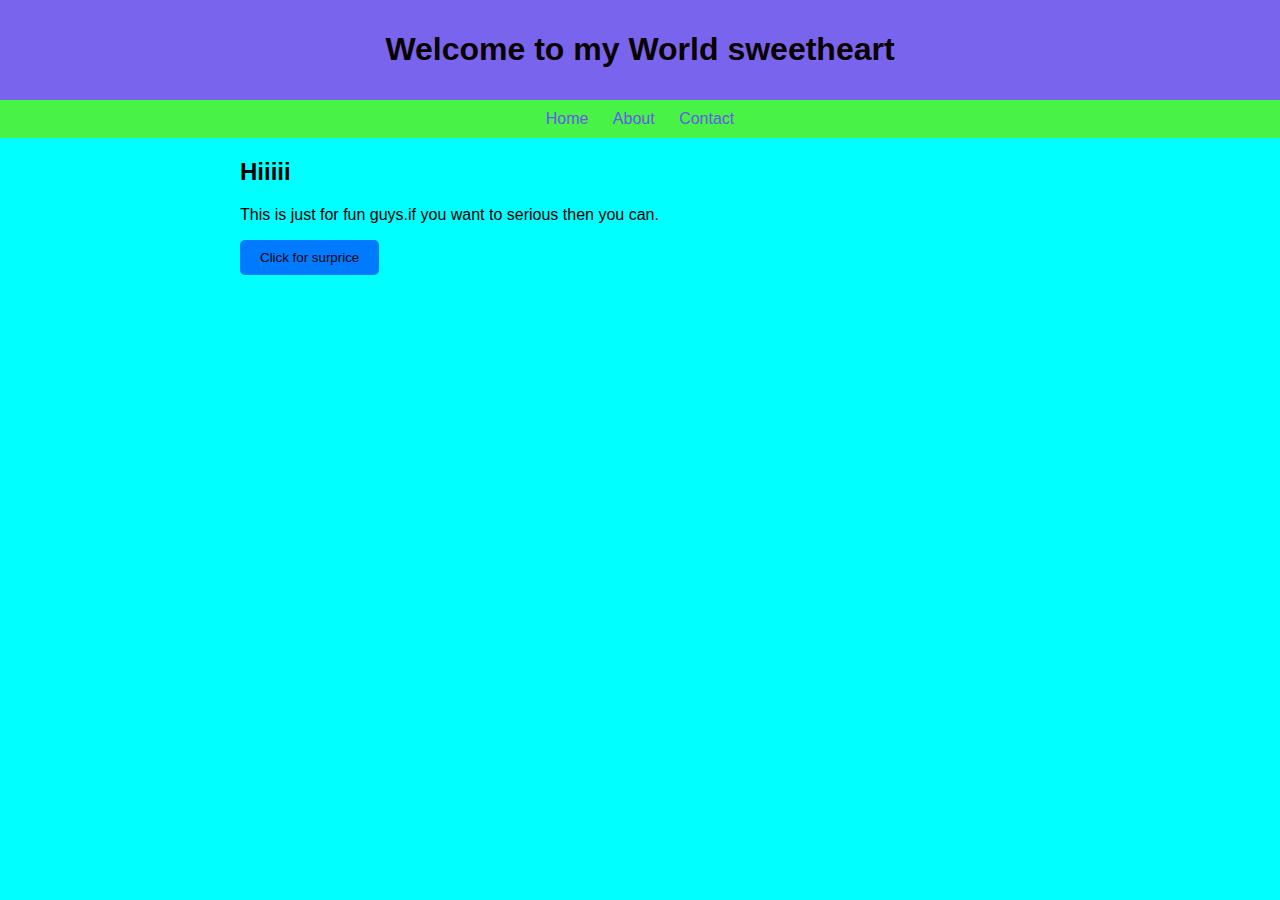
<file: website/html tutorial/index.html>
<!DOCTYPE html>
<html lang="en">
<head>
  <meta charset="UTF-8">
  <meta name="viewport" content="width=device-width, initial-scale=1.0">
  <title>heart</title>
  <style>
    /* CSS styles */
    h1{
        color: #090000;
    }
    body {
      font-family: Arial, sans-serif;
      margin: 0;
      padding: 0;
      background-color: aqua;

    }
    header {
      background-color: #7964ee;
      color: #fff;
      padding: 10px 0;
      text-align: center;
    }
    nav {
      background-color: #49f246;
      padding: 10px 0;
      text-align: center;
    }
    nav a {
      color: #635ae6;
      text-decoration: none;
      margin: 0 10px;
    }
    nav a:hover {
      text-decoration:underline;
    }
    .container {
      max-width: 800px;
      margin: 20px auto;
      padding: 0 20px;
    }
    button {
      background-color: #007bff;
      color: black;
      border: none;
      padding: 10px 20px;
      cursor: pointer;
      border-radius: 5px;
    }
    button:hover {
      background-color: #0056b3;
        text-decoration:underline; 
       }
  </style>
</head>
<body>
  <header>
    <h1>Welcome to my World sweetheart</h1>
  </header>
  <nav>
    <a href="C:\Users\ankit\.vscode\html toutorial\website\html tutorial\IMG_20240219_194738_233.jpg">Home</a>
    <a href="#">About</a>
    <a href="ankitkatre690@gmail.com">Contact</a>
  </nav>
  <div class="container">
    <h2>Hiiiii</h2>
    <p>This is just for fun guys.if you want to serious then you can.</p>
    <button id="changeTextBtn">Click for surprice</button>
  </div>
  <script>
    // JavaScript code
    document.getElementById('changeTextBtn').addEventListener('click', function() {
      document.querySelector('h2').textContent = 'smile';
    });
  </script>
</body>
</html>
</file>
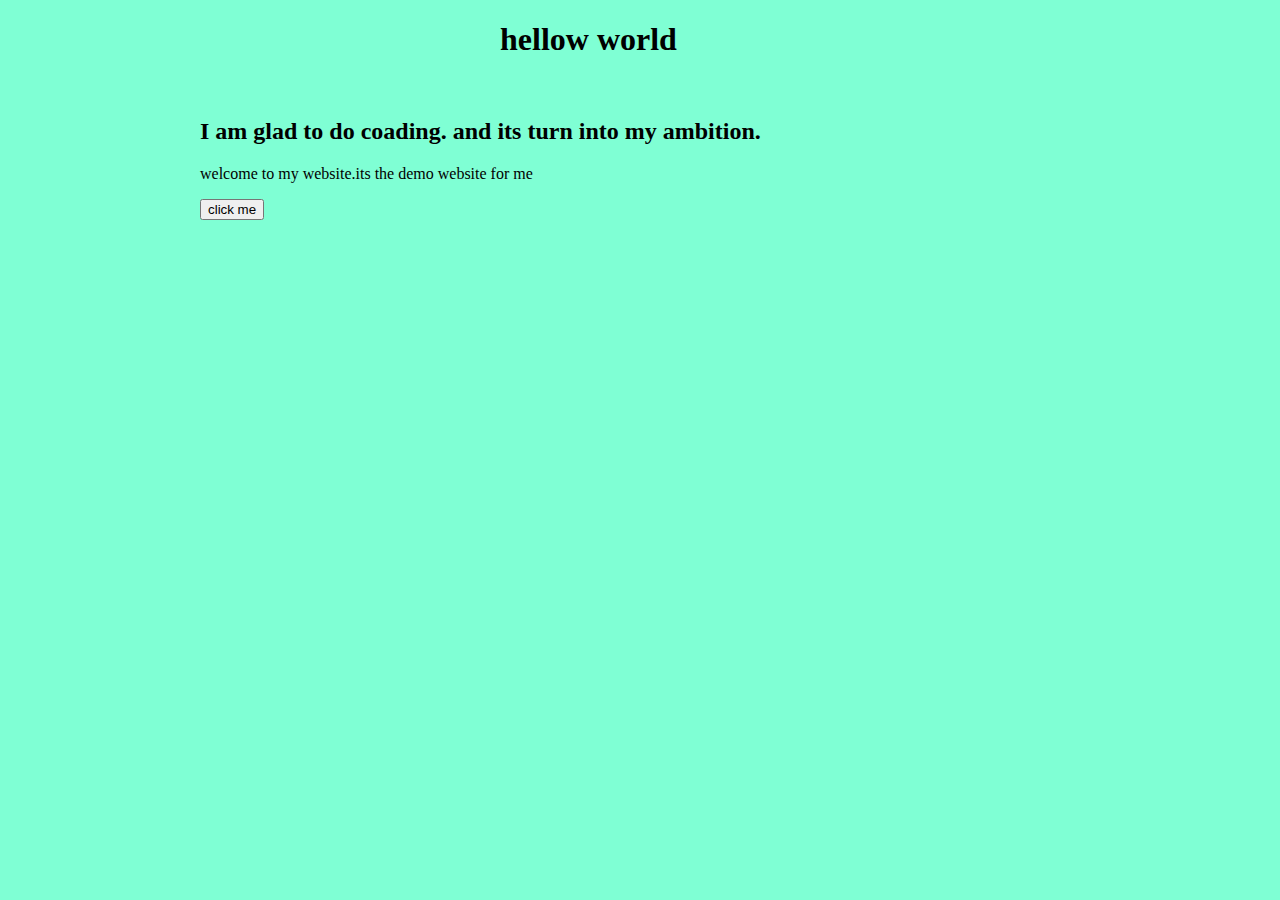
<file: website/html tutorial/.vscode/project2/index.html>
<!DOCTYPE html>
<html lang="en">
<head>
    <meta charset="UTF-8">
    <meta name="viewport" content="width=device-width, initial-scale=1.0">
    <title>Ankit Katre</title>
    <link rel="stylesheet" href="style.css" />
</head>
<body>
  <h1> hellow world</h1>
  <br>
  <h2> I am glad to do coading. and its turn into my ambition.</h2>
   <p>welcome to my website.its the demo website for me  </p>
<button>click me</button>
</body>
</html>
</file>
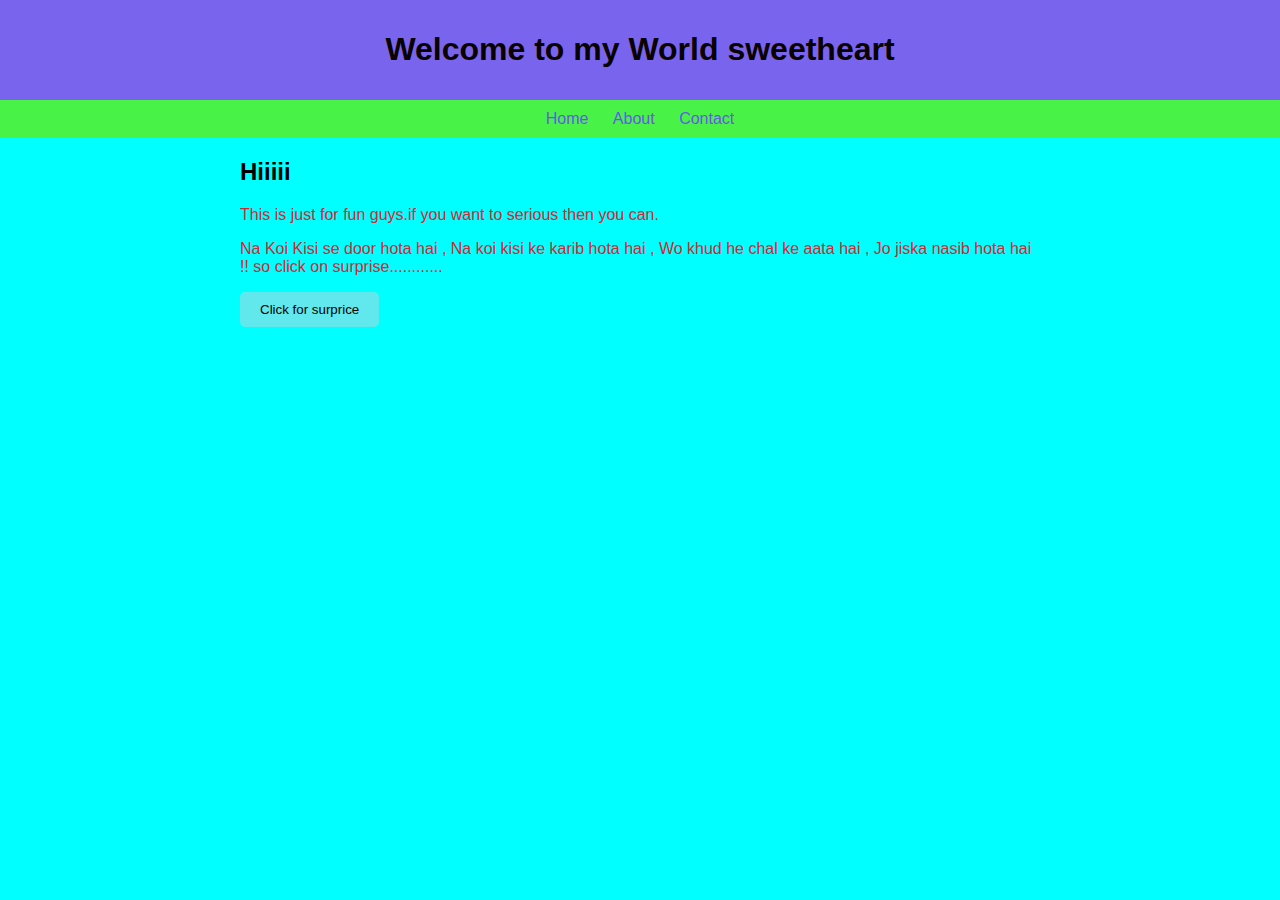
<file: website/html tutorial/.vscode/project3/index.html>
<!DOCTYPE html>
<html lang="en">
<head>
  <meta charset="UTF-8">
  <meta name="viewport" content="width=device-width, initial-scale=1.0">
  <title>heart</title>
  <style>
    /* CSS styles */
    h1{
        color: #090000;
    }
    body {
      font-family: Arial, sans-serif;
      margin: 0;
      padding: 0;
      background-color: aqua;

    }
    header {
      background-color: #7964ee;
      color: #fff;
      padding: 10px 0;
      text-align: center;
    }
    nav {
      background-color: #49f246;
      padding: 10px 0;
      text-align: center;
    }
    nav a {
      color: #635ae6;
      text-decoration: none;
      margin: 0 10px;
    }
    nav a:hover {
      text-decoration:underline;
    }
    .container {
      max-width: 800px;
      margin: 20px auto;
      padding: 0 20px;
    }
    button {
      background-color: #60e8ed;
      color: black;
      border: none;
      padding: 10px 20px;
      cursor: pointer;
      border-radius: 5px;
    }
    button:hover {
      background-color: #0056b3;
        text-decoration:underline; 
       }
       p{
        color: rgb(213, 39, 51);
       }
  </style>
</head>
<body>
  <header>
    <h1>Welcome to my World sweetheart</h1>
  </header>
  <nav>
    <a href="C:\Users\ankit\.vscode\html toutorial\website\html tutorial\IMG_20240219_194738_233.jpg">Home</a>
    <a href="#">About</a>
    <a href="ankitkatre690@gmail.com">Contact</a>
  </nav>
  <div class="container">
    <h2>Hiiiii</h2>
    <p>This is just for fun guys.if you want to serious then you can.</p>
    <p>Na Koi Kisi se door hota hai , Na koi kisi ke karib hota hai ,
        Wo khud he chal ke aata hai , Jo jiska nasib hota hai !!
        so click on surprise............
         </p>
    <button id="changeTextBtn">Click for surprice</button>
  </div>
  <script>
    // JavaScript code
    document.getElementById('changeTextBtn').addEventListener('click', function() {
      document.querySelector('h2').textContent = 'smile';
    });
  </script>
</body>
</html>
</file>
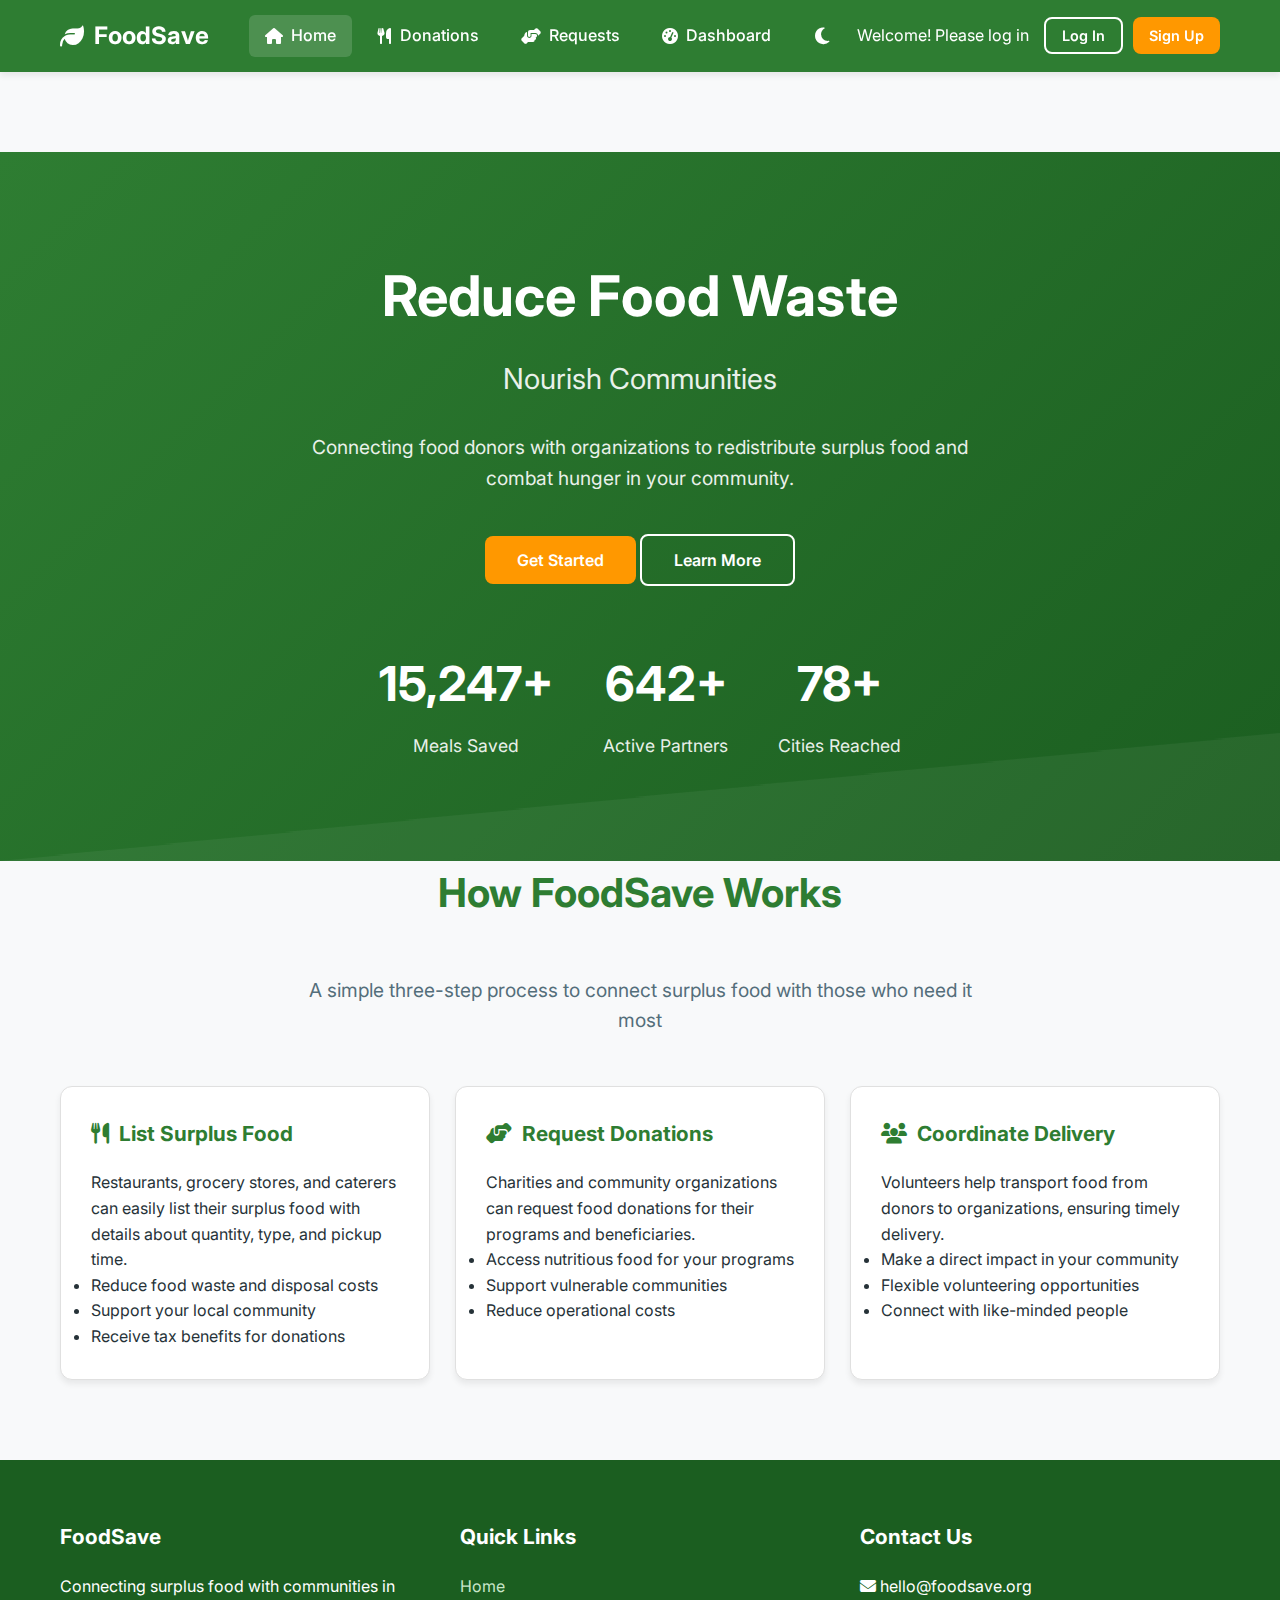
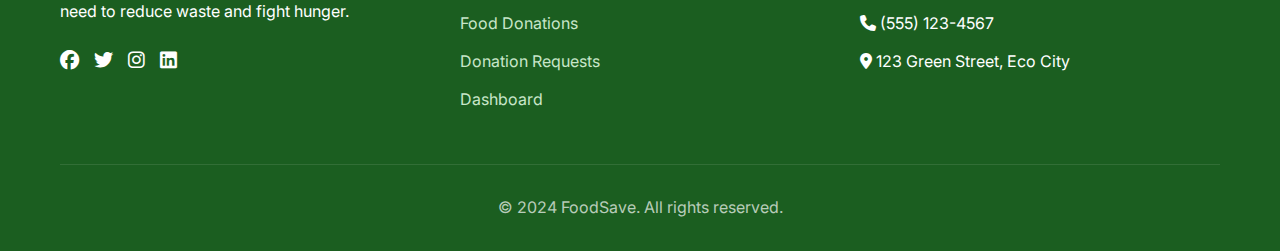
<file: index2.html>
<!DOCTYPE html>
<html lang="en">
<head>
    <meta charset="UTF-8">
    <meta name="viewport" content="width=device-width, initial-scale=1.0">
    <title>FoodSave - Reduce Waste, Feed Communities</title>
    <link rel="stylesheet" href="https://cdnjs.cloudflare.com/ajax/libs/font-awesome/6.4.0/css/all.min.css">
    <link href="https://fonts.googleapis.com/css2?family=Inter:wght@300;400;500;600;700&display=swap" rel="stylesheet">
    <style>
        /* All previous CSS styles remain the same */
        :root {
            --primary: #2e7d32;
            --primary-dark: #1b5e20;
            --primary-light: #4caf50;
            --secondary: #ff9800;
            --secondary-dark: #f57c00;
            --accent: #2196f3;
            --danger: #f44336;
            --warning: #ffc107;
            --success: #4caf50;
            --text: #263238;
            --text-light: #546e7a;
            --bg: #f8f9fa;
            --bg-card: #ffffff;
            --border: #e0e0e0;
            --shadow: 0 4px 6px rgba(0, 0, 0, 0.07);
            --shadow-lg: 0 10px 25px rgba(0, 0, 0, 0.1);
        }

        .dark-mode {
            --primary: #4caf50;
            --primary-dark: #388e3c;
            --primary-light: #81c784;
            --text: #eceff1;
            --text-light: #b0bec5;
            --bg: #121212;
            --bg-card: #1e1e1e;
            --border: #333333;
            --shadow: 0 4px 6px rgba(0, 0, 0, 0.3);
            --shadow-lg: 0 10px 25px rgba(0, 0, 0, 0.4);
        }

        * {
            margin: 0;
            padding: 0;
            box-sizing: border-box;
            font-family: 'Inter', -apple-system, BlinkMacSystemFont, 'Segoe UI', Roboto, sans-serif;
        }

        body {
            background-color: var(--bg);
            color: var(--text);
            line-height: 1.6;
            transition: all 0.3s ease;
        }

        .container {
            max-width: 1200px;
            margin: 0 auto;
            padding: 0 20px;
        }

        /* Header & Navigation */
        header {
            background-color: var(--primary);
            color: white;
            padding: 15px 0;
            box-shadow: var(--shadow);
            position: sticky;
            top: 0;
            z-index: 1000;
            backdrop-filter: blur(10px);
        }

        .header-content {
            display: flex;
            justify-content: space-between;
            align-items: center;
        }

        .logo {
            font-size: 24px;
            font-weight: 700;
            display: flex;
            align-items: center;
            gap: 10px;
        }

        .nav-container {
            display: flex;
            align-items: center;
            gap: 20px;
        }

        nav ul {
            display: flex;
            list-style: none;
            gap: 10px;
        }

        nav ul li a {
            color: white;
            text-decoration: none;
            font-weight: 500;
            padding: 8px 16px;
            border-radius: 6px;
            display: flex;
            align-items: center;
            gap: 8px;
            transition: all 0.3s;
        }

        nav ul li a:hover, nav ul li a.active {
            background-color: rgba(255, 255, 255, 0.15);
        }

        .user-info {
            display: flex;
            align-items: center;
            gap: 15px;
        }

        .auth-buttons {
            display: flex;
            gap: 10px;
        }

        .theme-toggle {
            background: none;
            border: none;
            color: white;
            cursor: pointer;
            font-size: 1.2rem;
            padding: 8px;
            border-radius: 50%;
            transition: background-color 0.3s;
        }

        .theme-toggle:hover {
            background-color: rgba(255, 255, 255, 0.1);
        }

        /* Hero Section */
        .hero {
            background: linear-gradient(135deg, var(--primary) 0%, var(--primary-dark) 100%);
            color: white;
            padding: 100px 0;
            text-align: center;
            position: relative;
            overflow: hidden;
        }

        .hero::before {
            content: '';
            position: absolute;
            top: 0;
            left: 0;
            right: 0;
            bottom: 0;
            background: url('data:image/svg+xml,<svg xmlns="http://www.w3.org/2000/svg" viewBox="0 0 1000 100" fill="%23ffffff" opacity="0.05"><polygon points="1000,100 1000,0 0,100"/></svg>');
            background-size: cover;
        }

        .hero-content {
            position: relative;
            z-index: 1;
        }

        .hero h1 {
            font-size: 3.5rem;
            margin-bottom: 15px;
            font-weight: 700;
        }

        .hero h2 {
            font-size: 1.8rem;
            font-weight: 400;
            margin-bottom: 30px;
            opacity: 0.9;
        }

        .hero p {
            font-size: 1.2rem;
            max-width: 700px;
            margin: 0 auto 40px;
            opacity: 0.9;
        }

        .stats {
            display: flex;
            justify-content: center;
            gap: 50px;
            flex-wrap: wrap;
            margin-top: 60px;
        }

        .stat-item {
            text-align: center;
        }

        .stat-number {
            font-size: 3rem;
            font-weight: 700;
            margin-bottom: 10px;
        }

        .stat-label {
            font-size: 1.1rem;
            opacity: 0.9;
        }

        /* Buttons */
        .btn {
            padding: 14px 32px;
            border-radius: 8px;
            font-weight: 600;
            font-size: 1rem;
            cursor: pointer;
            transition: all 0.3s;
            text-decoration: none;
            display: inline-flex;
            align-items: center;
            gap: 8px;
            border: none;
            outline: none;
        }

        .btn-primary {
            background-color: var(--secondary);
            color: white;
        }

        .btn-primary:hover {
            background-color: var(--secondary-dark);
            transform: translateY(-2px);
            box-shadow: var(--shadow-lg);
        }

        .btn-secondary {
            background-color: transparent;
            color: white;
            border: 2px solid white;
        }

        .btn-secondary:hover {
            background-color: white;
            color: var(--primary);
        }

        .btn-success {
            background-color: var(--success);
            color: white;
        }

        .btn-danger {
            background-color: var(--danger);
            color: white;
        }

        .btn-outline {
            background-color: transparent;
            color: var(--primary);
            border: 2px solid var(--primary);
        }

        .btn-outline:hover {
            background-color: var(--primary);
            color: white;
        }

        .btn-small {
            padding: 8px 16px;
            font-size: 0.9rem;
        }

        /* Cards & Sections */
        .page-section {
            padding: 80px 0;
            display: none;
        }

        .page-section.active {
            display: block;
            animation: fadeIn 0.5s ease;
        }

        .section-title {
            text-align: center;
            margin-bottom: 50px;
            color: var(--primary);
            font-size: 2.5rem;
            font-weight: 700;
        }

        .section-subtitle {
            text-align: center;
            margin-bottom: 50px;
            color: var(--text-light);
            font-size: 1.2rem;
            max-width: 700px;
            margin-left: auto;
            margin-right: auto;
        }

        .dashboard {
            display: grid;
            grid-template-columns: repeat(auto-fit, minmax(300px, 1fr));
            gap: 25px;
            margin-top: 30px;
        }

        .dashboard-card {
            background: var(--bg-card);
            border-radius: 12px;
            padding: 30px;
            box-shadow: var(--shadow);
            transition: transform 0.3s, box-shadow 0.3s;
            border: 1px solid var(--border);
        }

        .dashboard-card:hover {
            transform: translateY(-5px);
            box-shadow: var(--shadow-lg);
        }

        .dashboard-card h3 {
            margin-bottom: 20px;
            color: var(--primary);
            display: flex;
            align-items: center;
            gap: 10px;
            font-size: 1.3rem;
        }

        /* Listings */
        .listing-item, .request-item {
            background: var(--bg-card);
            border-radius: 12px;
            padding: 25px;
            margin-bottom: 20px;
            box-shadow: var(--shadow);
            border-left: 4px solid var(--primary);
            transition: transform 0.3s, box-shadow 0.3s;
        }

        .listing-item:hover, .request-item:hover {
            transform: translateY(-3px);
            box-shadow: var(--shadow-lg);
        }

        .listing-header, .request-header {
            display: flex;
            justify-content: space-between;
            align-items: flex-start;
            margin-bottom: 15px;
            gap: 15px;
        }

        .listing-title, .request-title {
            font-weight: 600;
            color: var(--primary);
            font-size: 1.2rem;
        }

        .listing-status, .request-status {
            padding: 6px 12px;
            border-radius: 20px;
            font-size: 0.8rem;
            font-weight: 600;
            white-space: nowrap;
        }

        .status-available { background: #e8f5e9; color: #2e7d32; }
        .status-reserved { background: #fff3e0; color: #ef6c00; }
        .status-completed { background: #f5f5f5; color: #757575; }
        .status-urgent { background: #ffebee; color: #c62828; }
        .status-open { background: #e3f2fd; color: #1565c0; }
        .status-claimed { background: #fff8e1; color: #ff8f00; }
        .status-pending { background: #f3e5f5; color: #7b1fa2; }

        .listing-details, .request-details {
            display: flex;
            flex-wrap: wrap;
            gap: 20px;
            margin-top: 15px;
            font-size: 0.95rem;
        }

        .detail-item {
            display: flex;
            align-items: center;
            gap: 8px;
            color: var(--text-light);
        }

        .action-buttons {
            display: flex;
            gap: 10px;
            margin-top: 20px;
            flex-wrap: wrap;
        }

        /* Modals */
        .modal {
            display: none;
            position: fixed;
            top: 0;
            left: 0;
            width: 100%;
            height: 100%;
            background-color: rgba(0,0,0,0.5);
            z-index: 2000;
            justify-content: center;
            align-items: center;
            backdrop-filter: blur(5px);
        }

        .modal-content {
            background-color: var(--bg-card);
            padding: 40px;
            border-radius: 16px;
            width: 90%;
            max-width: 500px;
            box-shadow: var(--shadow-lg);
            max-height: 90vh;
            overflow-y: auto;
            animation: modalSlideIn 0.3s ease;
        }

        @keyframes modalSlideIn {
            from { transform: translateY(-50px); opacity: 0; }
            to { transform: translateY(0); opacity: 1; }
        }

        @keyframes fadeIn {
            from { opacity: 0; }
            to { opacity: 1; }
        }

        .modal h2 {
            margin-bottom: 25px;
            color: var(--primary);
            display: flex;
            align-items: center;
            gap: 10px;
            font-size: 1.5rem;
        }

        .form-group {
            margin-bottom: 25px;
        }

        .form-group label {
            display: block;
            margin-bottom: 8px;
            font-weight: 500;
            color: var(--text);
        }

        .form-group input, .form-group select, .form-group textarea {
            width: 100%;
            padding: 12px 16px;
            border: 1px solid var(--border);
            border-radius: 8px;
            font-size: 1rem;
            background: var(--bg-card);
            color: var(--text);
            transition: border-color 0.3s;
        }

        .form-group input:focus, .form-group select:focus, .form-group textarea:focus {
            outline: none;
            border-color: var(--primary);
            box-shadow: 0 0 0 3px rgba(46, 125, 50, 0.1);
        }

        .form-group textarea {
            height: 120px;
            resize: vertical;
        }

        .modal-buttons {
            display: flex;
            justify-content: flex-end;
            gap: 15px;
            margin-top: 30px;
        }

        .btn-cancel {
            background-color: var(--bg-card);
            color: var(--text);
            border: 1px solid var(--border);
        }

        .btn-cancel:hover {
            background-color: var(--border);
        }

        /* Notifications */
        .notification {
            position: fixed;
            top: 20px;
            right: 20px;
            padding: 16px 24px;
            background-color: var(--success);
            color: white;
            border-radius: 8px;
            box-shadow: var(--shadow-lg);
            z-index: 2100;
            display: none;
            align-items: center;
            gap: 10px;
            animation: slideInRight 0.3s ease;
        }

        @keyframes slideInRight {
            from { transform: translateX(100%); opacity: 0; }
            to { transform: translateX(0); opacity: 1; }
        }

        .notification.error {
            background-color: var(--danger);
        }

        .notification.warning {
            background-color: var(--warning);
            color: var(--text);
        }

        .notification.info {
            background-color: var(--accent);
        }

        /* Tabs */
        .tabs {
            display: flex;
            margin-bottom: 25px;
            border-bottom: 1px solid var(--border);
        }

        .tab {
            padding: 12px 24px;
            cursor: pointer;
            font-weight: 500;
            color: var(--text-light);
            transition: all 0.3s;
            border-bottom: 3px solid transparent;
        }

        .tab.active {
            color: var(--primary);
            border-bottom-color: var(--primary);
        }

        .tab-content {
            display: none;
        }

        .tab-content.active {
            display: block;
            animation: fadeIn 0.3s ease;
        }

        /* Empty States */
        .empty-state {
            text-align: center;
            padding: 60px 20px;
            color: var(--text-light);
        }

        .empty-state i {
            font-size: 4rem;
            margin-bottom: 20px;
            color: var(--border);
        }

        .empty-state h3 {
            margin-bottom: 15px;
            color: var(--text-light);
        }

        /* Impact Stats */
        .impact-stats {
            display: grid;
            grid-template-columns: repeat(auto-fit, minmax(150px, 1fr));
            gap: 20px;
            margin-top: 20px;
        }

        .impact-stat {
            text-align: center;
            padding: 20px;
            background: var(--bg-card);
            border-radius: 12px;
            box-shadow: var(--shadow);
        }

        .impact-number {
            font-size: 2.5rem;
            font-weight: 700;
            color: var(--primary);
            margin-bottom: 8px;
        }

        .impact-label {
            font-size: 0.9rem;
            color: var(--text-light);
        }

        /* Role Badges */
        .role-badge {
            display: inline-block;
            padding: 6px 12px;
            border-radius: 20px;
            font-size: 0.8rem;
            font-weight: 600;
            margin-left: 10px;
        }

        .badge-donor { background: #e8f5e9; color: #2e7d32; }
        .badge-receiver { background: #e3f2fd; color: #1565c0; }
        .badge-volunteer { background: #fff3e0; color: #ef6c00; }

        /* Footer */
        footer {
            background-color: var(--primary-dark);
            color: white;
            padding: 60px 0 30px;
        }

        .footer-content {
            display: grid;
            grid-template-columns: repeat(auto-fit, minmax(250px, 1fr));
            gap: 40px;
            margin-bottom: 40px;
        }

        .footer-section h3 {
            margin-bottom: 20px;
            font-size: 1.3rem;
        }

        .footer-section ul {
            list-style: none;
        }

        .footer-section ul li {
            margin-bottom: 12px;
        }

        .footer-section ul li a {
            color: #c8e6c9;
            text-decoration: none;
            transition: color 0.3s;
        }

        .footer-section ul li a:hover {
            color: white;
        }

        .social-links {
            display: flex;
            gap: 15px;
            margin-top: 20px;
        }

        .social-links a {
            color: white;
            font-size: 1.2rem;
            transition: color 0.3s;
        }

        .social-links a:hover {
            color: var(--secondary);
        }

        .copyright {
            padding-top: 30px;
            border-top: 1px solid rgba(255,255,255,0.1);
            text-align: center;
            color: rgba(255,255,255,0.7);
        }

        /* Loading States */
        .loading {
            display: inline-block;
            width: 20px;
            height: 20px;
            border: 3px solid rgba(255,255,255,.3);
            border-radius: 50%;
            border-top-color: #fff;
            animation: spin 1s ease-in-out infinite;
        }

        @keyframes spin {
            to { transform: rotate(360deg); }
        }

        /* Notification Badge */
        .notification-badge {
            background-color: var(--danger);
            color: white;
            border-radius: 50%;
            width: 20px;
            height: 20px;
            display: flex;
            align-items: center;
            justify-content: center;
            font-size: 0.7rem;
            position: absolute;
            top: -5px;
            right: -5px;
        }

        .notification-icon {
            position: relative;
        }

        /* Responsive Design */
        @media (max-width: 768px) {
            .header-content {
                flex-direction: column;
                gap: 15px;
            }

            nav ul {
                flex-wrap: wrap;
                justify-content: center;
            }

            .hero h1 {
                font-size: 2.5rem;
            }

            .hero h2 {
                font-size: 1.4rem;
            }

            .stats {
                gap: 30px;
            }

            .stat-number {
                font-size: 2.5rem;
            }

            .section-title {
                font-size: 2rem;
            }

            .listing-header, .request-header {
                flex-direction: column;
                align-items: flex-start;
                gap: 10px;
            }

            .modal-content {
                padding: 30px 20px;
            }
        }

        /* Dark mode adjustments */
        .dark-mode .status-available { background: #1b5e20; color: #a5d6a7; }
        .dark-mode .status-reserved { background: #e65100; color: #ffcc80; }
        .dark-mode .status-completed { background: #424242; color: #bdbdbd; }
        .dark-mode .status-urgent { background: #c62828; color: #ffcdd2; }
        .dark-mode .status-open { background: #0d47a1; color: #90caf9; }
        .dark-mode .status-claimed { background: #ff6f00; color: #ffe0b2; }
        .dark-mode .status-pending { background: #4a148c; color: #e1bee7; }

        .dark-mode .badge-donor { background: #1b5e20; color: #a5d6a7; }
        .dark-mode .badge-receiver { background: #0d47a1; color: #90caf9; }
        .dark-mode .badge-volunteer { background: #e65100; color: #ffcc80; }
    </style>
</head>
<body>
    <!-- Header -->
    <header>
        <div class="container">
            <div class="header-content">
                <div class="logo">
                    <i class="fas fa-leaf"></i>
                    <span>FoodSave</span>
                </div>
                <div class="nav-container">
                    <nav>
                        <ul>
                            <li><a href="#" class="nav-link active" data-page="home"><i class="fas fa-home"></i> Home</a></li>
                            <li><a href="#" class="nav-link" data-page="donations"><i class="fas fa-utensils"></i> Donations</a></li>
                            <li><a href="#" class="nav-link" data-page="requests"><i class="fas fa-hands-helping"></i> Requests</a></li>
                            <li><a href="#" class="nav-link" data-page="dashboard"><i class="fas fa-tachometer-alt"></i> Dashboard</a></li>
                        </ul>
                    </nav>
                    <button class="theme-toggle" id="themeToggle">
                        <i class="fas fa-moon"></i>
                    </button>
                    <div class="user-info">
                        <span id="userWelcome">Welcome! Please log in</span>
                        <div class="auth-buttons" id="authButtons">
                            <button id="loginBtn" class="btn btn-secondary btn-small">Log In</button>
                            <button id="registerBtn" class="btn btn-primary btn-small">Sign Up</button>
                        </div>
                        <div id="userActions" style="display: none;">
                            <div class="notification-icon" id="notificationIcon" style="display: none;">
                                <i class="fas fa-bell"></i>
                                <span class="notification-badge" id="notificationCount">0</span>
                            </div>
                            <button id="logoutBtn" class="btn btn-secondary btn-small">Log Out</button>
                        </div>
                    </div>
                </div>
            </div>
        </div>
    </header>

    <!-- Home Page -->
    <section id="home" class="page-section active">
        <div class="hero">
            <div class="container">
                <div class="hero-content">
                    <h1>Reduce Food Waste</h1>
                    <h2>Nourish Communities</h2>
                    <p>Connecting food donors with organizations to redistribute surplus food and combat hunger in your community.</p>
                    
                    <div class="cta-buttons">
                        <button id="getStartedBtn" class="btn btn-primary">Get Started</button>
                        <button id="learnMoreBtn" class="btn btn-secondary">Learn More</button>
                    </div>
                    
                    <div class="stats">
                        <div class="stat-item">
                            <div class="stat-number" id="mealsSaved">15,247+</div>
                            <div class="stat-label">Meals Saved</div>
                        </div>
                        <div class="stat-item">
                            <div class="stat-number" id="activePartners">642+</div>
                            <div class="stat-label">Active Partners</div>
                        </div>
                        <div class="stat-item">
                            <div class="stat-number" id="citiesReached">78+</div>
                            <div class="stat-label">Cities Reached</div>
                        </div>
                    </div>
                </div>
            </div>
        </div>
        
        <div class="container">
            <h2 class="section-title">How FoodSave Works</h2>
            <p class="section-subtitle">A simple three-step process to connect surplus food with those who need it most</p>
            
            <div class="dashboard">
                <div class="dashboard-card">
                    <h3><i class="fas fa-utensils"></i> List Surplus Food</h3>
                    <p>Restaurants, grocery stores, and caterers can easily list their surplus food with details about quantity, type, and pickup time.</p>
                    <ul>
                        <li>Reduce food waste and disposal costs</li>
                        <li>Support your local community</li>
                        <li>Receive tax benefits for donations</li>
                    </ul>
                </div>
                
                <div class="dashboard-card">
                    <h3><i class="fas fa-hands-helping"></i> Request Donations</h3>
                    <p>Charities and community organizations can request food donations for their programs and beneficiaries.</p>
                    <ul>
                        <li>Access nutritious food for your programs</li>
                        <li>Support vulnerable communities</li>
                        <li>Reduce operational costs</li>
                    </ul>
                </div>
                
                <div class="dashboard-card">
                    <h3><i class="fas fa-users"></i> Coordinate Delivery</h3>
                    <p>Volunteers help transport food from donors to organizations, ensuring timely delivery.</p>
                    <ul>
                        <li>Make a direct impact in your community</li>
                        <li>Flexible volunteering opportunities</li>
                        <li>Connect with like-minded people</li>
                    </ul>
                </div>
            </div>
        </div>
    </section>

    <!-- Donations Page -->
    <section id="donations" class="page-section">
        <div class="container">
            <h2 class="section-title">Available Food Donations</h2>
            <p class="section-subtitle">Browse and claim available food donations from our verified partners</p>
            
            <div class="action-buttons" style="justify-content: center; margin-bottom: 40px;">
                <button id="addDonationBtn" class="btn btn-primary"><i class="fas fa-plus"></i> Add New Donation</button>
            </div>
            
            <div class="food-listings" id="donationsList">
                <!-- Dynamic content -->
            </div>
        </div>
    </section>

    <!-- Requests Page -->
    <section id="requests" class="page-section">
        <div class="container">
            <h2 class="section-title">Donation Requests</h2>
            <p class="section-subtitle">Browse requests from NGOs and community organizations</p>
            
            <div class="action-buttons" style="justify-content: center; margin-bottom: 40px;">
                <button id="addRequestBtn" class="btn btn-primary"><i class="fas fa-plus"></i> Create New Request</button>
            </div>
            
            <div class="donation-requests" id="requestsList">
                <!-- Dynamic content -->
            </div>
        </div>
    </section>

    <!-- Dashboard Page -->
    <section id="dashboard" class="page-section">
        <div class="container">
            <h2 class="section-title">My Dashboard</h2>
            
            <div class="dashboard">
                <div class="dashboard-card">
                    <h3><i class="fas fa-user"></i> Profile Information</h3>
                    <div id="userProfile">
                        <!-- Dynamic content -->
                    </div>
                </div>
                
                <div class="dashboard-card">
                    <h3><i class="fas fa-chart-line"></i> My Impact</h3>
                    <div class="impact-stats">
                        <div class="impact-stat">
                            <div class="impact-number" id="userDonationsCount">0</div>
                            <div class="impact-label">Donations Made</div>
                        </div>
                        <div class="impact-stat">
                            <div class="impact-number" id="userRequestsCount">0</div>
                            <div class="impact-label">Requests Made</div>
                        </div>
                        <div class="impact-stat">
                            <div class="impact-number" id="userMealsCount">0</div>
                            <div class="impact-label">Meals Provided</div>
                        </div>
                    </div>
                </div>
            </div>
            
            <div class="dashboard" style="margin-top: 40px;">
                <div class="dashboard-card">
                    <h3><i class="fas fa-utensils"></i> My Donations</h3>
                    <div class="user-donations" id="userDonationsList">
                        <!-- Dynamic content -->
                    </div>
                </div>
                
                <div class="dashboard-card">
                    <h3><i class="fas fa-hands-helping"></i> My Requests</h3>
                    <div class="user-requests" id="userRequestsList">
                        <!-- Dynamic content -->
                    </div>
                </div>
            </div>

            <!-- Notifications Section for Volunteers -->
            <div class="dashboard" style="margin-top: 40px;" id="volunteerNotificationsSection">
                <div class="dashboard-card">
                    <h3><i class="fas fa-bell"></i> Volunteer Notifications</h3>
                    <div class="volunteer-notifications" id="volunteerNotificationsList">
                        <!-- Dynamic content -->
                    </div>
                </div>
            </div>
        </div>
    </section>

    <!-- Modals -->
    <div id="authModal" class="modal">
        <div class="modal-content">
            <div class="tabs">
                <div class="tab active" data-tab="login">Log In</div>
                <div class="tab" data-tab="register">Sign Up</div>
            </div>
            
            <div class="tab-content active" id="loginTab">
                <h2><i class="fas fa-sign-in-alt"></i> Welcome Back</h2>
                <form id="loginForm">
                    <div class="form-group">
                        <label for="loginEmail">Email Address</label>
                        <input type="email" id="loginEmail" placeholder="Enter your email" required>
                    </div>
                    <div class="form-group">
                        <label for="loginPassword">Password</label>
                        <input type="password" id="loginPassword" placeholder="Enter your password" required>
                    </div>
                    <div class="modal-buttons">
                        <button type="button" id="cancelAuthBtn" class="btn btn-cancel">Cancel</button>
                        <button type="submit" class="btn btn-primary">Log In</button>
                    </div>
                </form>
            </div>
            
            <div class="tab-content" id="registerTab">
                <h2><i class="fas fa-user-plus"></i> Join FoodSave</h2>
                <form id="registerForm">
                    <div class="form-group">
                        <label for="registerName">Full Name</label>
                        <input type="text" id="registerName" placeholder="Enter your full name" required>
                    </div>
                    <div class="form-group">
                        <label for="registerEmail">Email Address</label>
                        <input type="email" id="registerEmail" placeholder="Enter your email" required>
                    </div>
                    <div class="form-group">
                        <label for="registerPassword">Password</label>
                        <input type="password" id="registerPassword" placeholder="Create a password" required minlength="6">
                    </div>
                    <div class="form-group">
                        <label for="registerRole">I am a:</label>
                        <select id="registerRole" required>
                            <option value="">Select your role</option>
                            <option value="donor">Food Donor (Restaurant, Grocery, etc.)</option>
                            <option value="receiver">NGO/Community Organization</option>
                            <option value="volunteer">Volunteer</option>
                        </select>
                    </div>
                    <div class="modal-buttons">
                        <button type="button" id="cancelRegisterBtn" class="btn btn-cancel">Cancel</button>
                        <button type="submit" class="btn btn-primary">Create Account</button>
                    </div>
                </form>
            </div>
        </div>
    </div>

    <!-- Donation Modal -->
    <div id="donationModal" class="modal">
        <div class="modal-content">
            <h2><i class="fas fa-utensils"></i> Add Food Donation</h2>
            <form id="donationForm">
                <div class="form-group">
                    <label for="donationTitle">Food Item/Description</label>
                    <input type="text" id="donationTitle" placeholder="e.g., Fresh bread and pastries" required>
                </div>
                <div class="form-group">
                    <label for="donationDescription">Details</label>
                    <textarea id="donationDescription" placeholder="Describe the food items, quantity, packaging, etc." required></textarea>
                </div>
                <div class="form-group">
                    <label for="donationQuantity">Quantity (approx. servings)</label>
                    <input type="number" id="donationQuantity" min="1" placeholder="e.g., 25" required>
                </div>
                <div class="form-group">
                    <label for="donationCategory">Food Category</label>
                    <select id="donationCategory" required>
                        <option value="">Select category</option>
                        <option value="prepared">Prepared Meals</option>
                        <option value="produce">Fresh Produce</option>
                        <option value="bakery">Bakery Items</option>
                        <option value="dairy">Dairy Products</option>
                        <option value="protein">Protein Sources</option>
                        <option value="other">Other</option>
                    </select>
                </div>
                <div class="form-group">
                    <label for="donationExpiry">Best Before</label>
                    <input type="datetime-local" id="donationExpiry" required>
                </div>
                <div class="form-group">
                    <label for="donationLocation">Pickup Location</label>
                    <input type="text" id="donationLocation" placeholder="Full address for pickup" required>
                </div>
                <div class="modal-buttons">
                    <button type="button" id="cancelDonationBtn" class="btn btn-cancel">Cancel</button>
                    <button type="submit" class="btn btn-primary">Add Donation</button>
                </div>
            </form>
        </div>
    </div>

    <!-- Request Modal -->
    <div id="requestModal" class="modal">
        <div class="modal-content">
            <h2><i class="fas fa-hands-helping"></i> Create Donation Request</h2>
            <form id="requestForm">
                <div class="form-group">
                    <label for="requestTitle">Request Title</label>
                    <input type="text" id="requestTitle" placeholder="e.g., Need meals for community dinner" required>
                </div>
                <div class="form-group">
                    <label for="requestDescription">Details</label>
                    <textarea id="requestDescription" placeholder="Describe what type of food you need and for what purpose" required></textarea>
                </div>
                <div class="form-group">
                    <label for="requestQuantity">Quantity Needed (approx. servings)</label>
                    <input type="number" id="requestQuantity" min="1" placeholder="e.g., 50" required>
                </div>
                <div class="form-group">
                    <label for="requestCategory">Preferred Food Category</label>
                    <select id="requestCategory" required>
                        <option value="">Select category</option>
                        <option value="prepared">Prepared Meals</option>
                        <option value="produce">Fresh Produce</option>
                        <option value="bakery">Bakery Items</option>
                        <option value="dairy">Dairy Products</option>
                        <option value="protein">Protein Sources</option>
                        <option value="any">Any Category</option>
                    </select>
                </div>
                <div class="form-group">
                    <label for="requestUrgency">Urgency</label>
                    <select id="requestUrgency" required>
                        <option value="low">Low - Within a week</option>
                        <option value="medium">Medium - Within 3 days</option>
                        <option value="high">High - Within 24 hours</option>
                        <option value="urgent">Urgent - As soon as possible</option>
                    </select>
                </div>
                <div class="form-group">
                    <label for="requestLocation">Delivery Location</label>
                    <input type="text" id="requestLocation" placeholder="Full address for delivery" required>
                </div>
                <div class="modal-buttons">
                    <button type="button" id="cancelRequestBtn" class="btn btn-cancel">Cancel</button>
                    <button type="submit" class="btn btn-primary">Create Request</button>
                </div>
            </form>
        </div>
    </div>

    <!-- Claim Donation Modal -->
    <div id="claimModal" class="modal">
        <div class="modal-content">
            <h2><i class="fas fa-hand-holding-heart"></i> Claim Donation</h2>
            <form id="claimForm">
                <div class="form-group">
                    <label for="claimMessage">Message to Donor (Optional)</label>
                    <textarea id="claimMessage" placeholder="Add any details about your organization or how you plan to use the food"></textarea>
                </div>
                <div class="form-group">
                    <label for="claimPickupTime">Proposed Pickup Time</label>
                    <input type="datetime-local" id="claimPickupTime" required>
                </div>
                <div class="modal-buttons">
                    <button type="button" id="cancelClaimBtn" class="btn btn-cancel">Cancel</button>
                    <button type="submit" class="btn btn-primary">Claim Donation</button>
                </div>
            </form>
        </div>
    </div>

    <!-- Notification -->
    <div id="notification" class="notification">
        <i class="fas fa-check-circle"></i>
        <span id="notificationMessage">Operation completed successfully!</span>
    </div>

    <!-- Footer -->
    <footer>
        <div class="container">
            <div class="footer-content">
                <div class="footer-section">
                    <h3>FoodSave</h3>
                    <p>Connecting surplus food with communities in need to reduce waste and fight hunger.</p>
                    <div class="social-links">
                        <a href="#"><i class="fab fa-facebook"></i></a>
                        <a href="#"><i class="fab fa-twitter"></i></a>
                        <a href="#"><i class="fab fa-instagram"></i></a>
                        <a href="#"><i class="fab fa-linkedin"></i></a>
                    </div>
                </div>
                <div class="footer-section">
                    <h3>Quick Links</h3>
                    <ul>
                        <li><a href="#" class="nav-link" data-page="home">Home</a></li>
                        <li><a href="#" class="nav-link" data-page="donations">Food Donations</a></li>
                        <li><a href="#" class="nav-link" data-page="requests">Donation Requests</a></li>
                        <li><a href="#" class="nav-link" data-page="dashboard">Dashboard</a></li>
                    </ul>
                </div>
                <div class="footer-section">
                    <h3>Contact Us</h3>
                    <ul>
                        <li><i class="fas fa-envelope"></i> hello@foodsave.org</li>
                        <li><i class="fas fa-phone"></i> (555) 123-4567</li>
                        <li><i class="fas fa-map-marker-alt"></i> 123 Green Street, Eco City</li>
                    </ul>
                </div>
            </div>
            <div class="copyright">
                <p>&copy; 2024 FoodSave. All rights reserved.</p>
            </div>
        </div>
    </footer>

    <script>
        // Enhanced Database Class
        class Database {
            constructor() {
                this.init();
            }

            init() {
                if (!localStorage.getItem('foodSaveDB')) {
                    const initialData = {
                        users: [
                            {
                                id: 1,
                                name: "Demo Donor",
                                email: "donor@example.com",
                                password: "password",
                                role: "donor",
                                joinDate: new Date().toISOString(),
                                verified: true
                            },
                            {
                                id: 2,
                                name: "Community NGO",
                                email: "ngo@example.com",
                                password: "password",
                                role: "receiver",
                                joinDate: new Date().toISOString(),
                                verified: true
                            },
                            {
                                id: 3,
                                name: "Volunteer User",
                                email: "volunteer@example.com",
                                password: "password",
                                role: "volunteer",
                                joinDate: new Date().toISOString(),
                                verified: true
                            }
                        ],
                        donations: [
                            {
                                id: 1,
                                userId: 1,
                                title: "Fresh Bread & Pastries",
                                description: "Assorted bread and pastries from today's baking. Packaged and ready for pickup.",
                                quantity: 25,
                                category: "bakery",
                                expiry: new Date(Date.now() + 24 * 60 * 60 * 1000).toISOString(),
                                location: "123 Bakery Street, Downtown",
                                status: "available",
                                createdAt: new Date().toISOString(),
                                claimedBy: null,
                                claimMessage: null,
                                pickupTime: null
                            }
                        ],
                        requests: [
                            {
                                id: 1,
                                userId: 2,
                                title: "Meals for Community Dinner",
                                description: "We need prepared meals for our weekly community dinner serving homeless individuals.",
                                quantity: 50,
                                category: "prepared",
                                urgency: "medium",
                                location: "456 Community Ave, Westside",
                                status: "open",
                                createdAt: new Date().toISOString()
                            }
                        ],
                        notifications: [
                            {
                                id: 1,
                                userId: 3, // Volunteer
                                type: "new_donation",
                                title: "New Donation Available",
                                message: "Fresh Bread & Pastries (25 servings) is available for pickup at 123 Bakery Street, Downtown",
                                donationId: 1,
                                read: false,
                                createdAt: new Date().toISOString()
                            }
                        ],
                        stats: {
                            mealsSaved: 15247,
                            activePartners: 642,
                            citiesReached: 78
                        }
                    };
                    localStorage.setItem('foodSaveDB', JSON.stringify(initialData));
                }
            }

            getData() {
                return JSON.parse(localStorage.getItem('foodSaveDB'));
            }

            saveData(data) {
                localStorage.setItem('foodSaveDB', JSON.stringify(data));
            }

            // User methods
            addUser(user) {
                const data = this.getData();
                const newUser = {
                    ...user,
                    id: Date.now(),
                    joinDate: new Date().toISOString(),
                    verified: false
                };
                data.users.push(newUser);
                this.saveData(data);
                return newUser;
            }

            getUserByEmail(email) {
                const data = this.getData();
                return data.users.find(user => user.email === email);
            }

            getUserById(id) {
                const data = this.getData();
                return data.users.find(user => user.id === id);
            }

            getUsersByRole(role) {
                const data = this.getData();
                return data.users.filter(user => user.role === role);
            }

            // Donation methods
            getDonations() {
                const data = this.getData();
                return data.donations;
            }

            getAvailableDonations() {
                const data = this.getData();
                return data.donations.filter(donation => donation.status === "available");
            }

            getUserDonations(userId) {
                const data = this.getData();
                return data.donations.filter(donation => donation.userId === userId);
            }

            addDonation(donation) {
                const data = this.getData();
                const newDonation = {
                    ...donation,
                    id: Date.now(),
                    createdAt: new Date().toISOString(),
                    status: "available",
                    claimedBy: null,
                    claimMessage: null,
                    pickupTime: null
                };
                data.donations.push(newDonation);
                this.saveData(data);
                return newDonation;
            }

            updateDonation(id, updates) {
                const data = this.getData();
                const donationIndex = data.donations.findIndex(d => d.id === id);
                if (donationIndex !== -1) {
                    data.donations[donationIndex] = { ...data.donations[donationIndex], ...updates };
                    this.saveData(data);
                    return data.donations[donationIndex];
                }
                return null;
            }

            deleteDonation(id) {
                const data = this.getData();
                data.donations = data.donations.filter(d => d.id !== id);
                this.saveData(data);
            }

            // Request methods
            getRequests() {
                const data = this.getData();
                return data.requests;
            }

            getUserRequests(userId) {
                const data = this.getData();
                return data.requests.filter(request => request.userId === userId);
            }

            addRequest(request) {
                const data = this.getData();
                const newRequest = {
                    ...request,
                    id: Date.now(),
                    createdAt: new Date().toISOString(),
                    status: "open"
                };
                data.requests.push(newRequest);
                this.saveData(data);
                return newRequest;
            }

            updateRequest(id, updates) {
                const data = this.getData();
                const requestIndex = data.requests.findIndex(r => r.id === id);
                if (requestIndex !== -1) {
                    data.requests[requestIndex] = { ...data.requests[requestIndex], ...updates };
                    this.saveData(data);
                    return data.requests[requestIndex];
                }
                return null;
            }

            deleteRequest(id) {
                const data = this.getData();
                data.requests = data.requests.filter(r => r.id !== id);
                this.saveData(data);
            }

            // Notification methods
            getNotifications(userId) {
                const data = this.getData();
                return data.notifications.filter(notification => notification.userId === userId);
            }

            getUnreadNotifications(userId) {
                const data = this.getData();
                return data.notifications.filter(notification => 
                    notification.userId === userId && !notification.read
                );
            }

            addNotification(notification) {
                const data = this.getData();
                const newNotification = {
                    ...notification,
                    id: Date.now(),
                    createdAt: new Date().toISOString(),
                    read: false
                };
                data.notifications.push(newNotification);
                this.saveData(data);
                return newNotification;
            }

            markNotificationAsRead(id) {
                const data = this.getData();
                const notificationIndex = data.notifications.findIndex(n => n.id === id);
                if (notificationIndex !== -1) {
                    data.notifications[notificationIndex].read = true;
                    this.saveData(data);
                    return data.notifications[notificationIndex];
                }
                return null;
            }

            markAllNotificationsAsRead(userId) {
                const data = this.getData();
                data.notifications.forEach(notification => {
                    if (notification.userId === userId) {
                        notification.read = true;
                    }
                });
                this.saveData(data);
            }

            // Stats methods
            getStats() {
                return this.getData().stats;
            }

            updateStats(newStats) {
                const data = this.getData();
                data.stats = { ...data.stats, ...newStats };
                this.saveData(data);
                return data.stats;
            }
        }

        // Main Application Class
        class FoodSaveApp {
            constructor() {
                this.db = new Database();
                this.currentUser = null;
                this.init();
            }

            init() {
                this.setupEventListeners();
                this.loadTheme();
                this.checkAuthStatus();
                this.loadStats();
                this.loadDonations();
                this.loadRequests();
                this.loadDashboard();
            }

            setupEventListeners() {
                // Navigation
                document.querySelectorAll('.nav-link').forEach(link => {
                    link.addEventListener('click', (e) => this.handleNavigation(e));
                });

                // Auth buttons
                document.getElementById('loginBtn').addEventListener('click', () => this.openModal('authModal'));
                document.getElementById('registerBtn').addEventListener('click', () => this.showRegisterTab());
                document.getElementById('logoutBtn').addEventListener('click', () => this.logout());

                // Modal buttons
                document.getElementById('cancelAuthBtn').addEventListener('click', () => this.closeModal('authModal'));
                document.getElementById('cancelRegisterBtn').addEventListener('click', () => this.closeModal('authModal'));
                document.getElementById('addDonationBtn').addEventListener('click', () => this.openDonationModal());
                document.getElementById('addRequestBtn').addEventListener('click', () => this.openRequestModal());
                document.getElementById('cancelDonationBtn').addEventListener('click', () => this.closeModal('donationModal'));
                document.getElementById('cancelRequestBtn').addEventListener('click', () => this.closeModal('requestModal'));
                document.getElementById('cancelClaimBtn').addEventListener('click', () => this.closeModal('claimModal'));

                // Forms
                document.getElementById('loginForm').addEventListener('submit', (e) => this.handleLogin(e));
                document.getElementById('registerForm').addEventListener('submit', (e) => this.handleRegister(e));
                document.getElementById('donationForm').addEventListener('submit', (e) => this.handleDonationSubmit(e));
                document.getElementById('requestForm').addEventListener('submit', (e) => this.handleRequestSubmit(e));
                document.getElementById('claimForm').addEventListener('submit', (e) => this.handleClaimSubmit(e));

                // Theme toggle
                document.getElementById('themeToggle').addEventListener('click', () => this.toggleTheme());

                // CTA buttons
                document.getElementById('getStartedBtn').addEventListener('click', () => this.navigateTo('dashboard'));
                document.getElementById('learnMoreBtn').addEventListener('click', () => this.navigateTo('donations'));

                // Notification icon
                document.getElementById('notificationIcon').addEventListener('click', () => this.showNotifications());

                // Close modals on outside click
                document.querySelectorAll('.modal').forEach(modal => {
                    modal.addEventListener('click', (e) => {
                        if (e.target === modal) this.closeModal(modal.id);
                    });
                });

                // Tab switching
                document.querySelectorAll('.tab').forEach(tab => {
                    tab.addEventListener('click', () => this.switchTab(tab));
                });
            }

            // Authentication Methods
            handleLogin(e) {
                e.preventDefault();
                const email = document.getElementById('loginEmail').value;
                const password = document.getElementById('loginPassword').value;

                const user = this.db.getUserByEmail(email);
                if (user && user.password === password) {
                    this.currentUser = user;
                    localStorage.setItem('currentUser', JSON.stringify(user));
                    this.updateUIForAuth();
                    this.closeModal('authModal');
                    this.showNotification(`Welcome back, ${user.name}!`);
                    document.getElementById('loginForm').reset();
                    
                    // Reload current page content
                    const activePage = document.querySelector('.page-section.active').id;
                    if (activePage === 'donations') this.loadDonations();
                    else if (activePage === 'requests') this.loadRequests();
                    else if (activePage === 'dashboard') this.loadDashboard();
                } else {
                    this.showNotification('Invalid email or password. Please try again.', 'error');
                }
            }

            handleRegister(e) {
                e.preventDefault();
                const name = document.getElementById('registerName').value;
                const email = document.getElementById('registerEmail').value;
                const password = document.getElementById('registerPassword').value;
                const role = document.getElementById('registerRole').value;

                // Check if user already exists
                if (this.db.getUserByEmail(email)) {
                    this.showNotification('A user with this email already exists.', 'error');
                    return;
                }

                const newUser = this.db.addUser({ name, email, password, role });
                
                // Automatically log in the user after registration
                this.currentUser = newUser;
                localStorage.setItem('currentUser', JSON.stringify(newUser));
                this.updateUIForAuth();
                this.closeModal('authModal');
                this.showNotification(`Account created successfully! Welcome, ${name}!`);
                document.getElementById('registerForm').reset();

                // Update stats
                const stats = this.db.getStats();
                this.db.updateStats({ activePartners: stats.activePartners + 1 });
                this.loadStats();

                // Load dashboard and navigate to it
                this.loadDashboard();
                this.navigateTo('dashboard');
            }

            logout() {
                localStorage.removeItem('currentUser');
                this.currentUser = null;
                this.updateUIForGuest();
                this.showNotification('You have been logged out successfully.');
                
                // Reload current page content
                const activePage = document.querySelector('.page-section.active').id;
                if (activePage === 'donations') this.loadDonations();
                else if (activePage === 'requests') this.loadRequests();
                else if (activePage === 'dashboard') this.loadDashboard();
            }

            checkAuthStatus() {
                const userData = localStorage.getItem('currentUser');
                if (userData) {
                    this.currentUser = JSON.parse(userData);
                    this.updateUIForAuth();
                } else {
                    this.updateUIForGuest();
                }
            }

            updateUIForAuth() {
                document.getElementById('userWelcome').textContent = `Welcome, ${this.currentUser.name}!`;
                document.getElementById('authButtons').style.display = 'none';
                document.getElementById('userActions').style.display = 'flex';
                document.getElementById('addDonationBtn').disabled = false;
                document.getElementById('addRequestBtn').disabled = false;
                
                // Show notification icon if user has unread notifications
                this.updateNotificationBadge();
                
                // Show volunteer notifications section if user is a volunteer
                if (this.currentUser.role === 'volunteer') {
                    document.getElementById('volunteerNotificationsSection').style.display = 'block';
                } else {
                    document.getElementById('volunteerNotificationsSection').style.display = 'none';
                }
            }

            updateUIForGuest() {
                document.getElementById('userWelcome').textContent = 'Welcome! Please log in';
                document.getElementById('authButtons').style.display = 'flex';
                document.getElementById('userActions').style.display = 'none';
                document.getElementById('addDonationBtn').disabled = true;
                document.getElementById('addRequestBtn').disabled = true;
                document.getElementById('notificationIcon').style.display = 'none';
                document.getElementById('volunteerNotificationsSection').style.display = 'none';
            }

            updateNotificationBadge() {
                if (!this.currentUser) return;
                
                const unreadNotifications = this.db.getUnreadNotifications(this.currentUser.id);
                const notificationIcon = document.getElementById('notificationIcon');
                const notificationCount = document.getElementById('notificationCount');
                
                if (unreadNotifications.length > 0) {
                    notificationIcon.style.display = 'block';
                    notificationCount.textContent = unreadNotifications.length;
                } else {
                    notificationIcon.style.display = 'none';
                }
            }

            // Navigation Methods
            handleNavigation(e) {
                e.preventDefault();
                const targetPage = e.target.closest('.nav-link').getAttribute('data-page');
                this.navigateTo(targetPage);
            }

            navigateTo(page) {
                // Update active nav link
                document.querySelectorAll('.nav-link').forEach(nav => nav.classList.remove('active'));
                document.querySelector(`[data-page="${page}"]`).classList.add('active');

                // Show target page
                document.querySelectorAll('.page-section').forEach(section => {
                    section.classList.remove('active');
                });
                document.getElementById(page).classList.add('active');

                // Load page-specific content
                if (page === 'donations') this.loadDonations();
                else if (page === 'requests') this.loadRequests();
                else if (page === 'dashboard') this.loadDashboard();

                window.scrollTo(0, 0);
            }

            // Modal Methods
            openModal(modalId) {
                document.getElementById(modalId).style.display = 'flex';
            }

            closeModal(modalId) {
                document.getElementById(modalId).style.display = 'none';
            }

            showRegisterTab() {
                this.openModal('authModal');
                document.querySelectorAll('.tab').forEach(t => t.classList.remove('active'));
                document.querySelector('[data-tab="register"]').classList.add('active');
                document.querySelectorAll('.tab-content').forEach(c => c.classList.remove('active'));
                document.getElementById('registerTab').classList.add('active');
            }

            switchTab(tab) {
                const tabId = tab.getAttribute('data-tab');
                document.querySelectorAll('.tab').forEach(t => t.classList.remove('active'));
                tab.classList.add('active');
                document.querySelectorAll('.tab-content').forEach(c => c.classList.remove('active'));
                document.getElementById(`${tabId}Tab`).classList.add('active');
            }

            openDonationModal() {
                if (!this.currentUser) {
                    this.showNotification('Please log in to add a donation.', 'error');
                    return;
                }
                document.getElementById('donationForm').reset();
                const tomorrow = new Date();
                tomorrow.setDate(tomorrow.getDate() + 1);
                document.getElementById('donationExpiry').value = tomorrow.toISOString().slice(0, 16);
                this.openModal('donationModal');
            }

            openRequestModal() {
                if (!this.currentUser) {
                    this.showNotification('Please log in to create a request.', 'error');
                    return;
                }
                document.getElementById('requestForm').reset();
                this.openModal('requestModal');
            }

            openClaimModal(donationId) {
                if (!this.currentUser) {
                    this.showNotification('Please log in to claim a donation.', 'error');
                    return;
                }
                
                if (this.currentUser.role !== 'receiver') {
                    this.showNotification('Only NGOs and community organizations can claim donations.', 'error');
                    return;
                }
                
                document.getElementById('claimForm').reset();
                const tomorrow = new Date();
                tomorrow.setDate(tomorrow.getDate() + 1);
                document.getElementById('claimPickupTime').value = tomorrow.toISOString().slice(0, 16);
                
                // Store the donation ID for the claim form
                document.getElementById('claimForm').dataset.donationId = donationId;
                
                this.openModal('claimModal');
            }

            // Data Loading Methods
            loadStats() {
                const stats = this.db.getStats();
                document.getElementById('mealsSaved').textContent = this.formatNumber(stats.mealsSaved) + '+';
                document.getElementById('activePartners').textContent = this.formatNumber(stats.activePartners) + '+';
                document.getElementById('citiesReached').textContent = this.formatNumber(stats.citiesReached) + '+';
            }

            loadDonations() {
                const donationsList = document.getElementById('donationsList');
                const donations = this.db.getDonations();

                if (donations.length === 0) {
                    donationsList.innerHTML = `
                        <div class="empty-state">
                            <i class="fas fa-utensils"></i>
                            <h3>No donations available</h3>
                            <p>There are no food donations available at the moment.</p>
                            ${this.currentUser ? '<p>Be the first to add a donation!</p>' : '<p>Please log in to add a donation.</p>'}
                        </div>
                    `;
                    return;
                }

                donationsList.innerHTML = '';
                donations.forEach(donation => {
                    const user = this.db.getUserById(donation.userId);
                    const donationElement = document.createElement('div');
                    donationElement.className = 'listing-item';
                    
                    let actionButtons = '';
                    if (this.currentUser) {
                        if (this.currentUser.id === donation.userId) {
                            // Donor can edit/delete their own donation
                            actionButtons = `
                                <div class="action-buttons">
                                    <button class="btn btn-primary btn-small" onclick="app.editDonation(${donation.id})"><i class="fas fa-edit"></i> Edit</button>
                                    <button class="btn btn-danger btn-small" onclick="app.deleteDonation(${donation.id})"><i class="fas fa-trash"></i> Delete</button>
                                </div>
                            `;
                        } else if (this.currentUser.role === 'receiver' && donation.status === 'available') {
                            // NGO can claim available donations
                            actionButtons = `
                                <div class="action-buttons">
                                    <button class="btn btn-success btn-small" onclick="app.openClaimModal(${donation.id})"><i class="fas fa-hand-holding-heart"></i> Claim Donation</button>
                                </div>
                            `;
                        } else if (donation.status === 'claimed' && donation.claimedBy === this.currentUser.id) {
                            // NGO can see their claimed donations
                            actionButtons = `
                                <div class="action-buttons">
                                    <span class="btn btn-outline btn-small"><i class="fas fa-check"></i> You claimed this donation</span>
                                </div>
                            `;
                        }
                    }
                    
                    donationElement.innerHTML = `
                        <div class="listing-header">
                            <div class="listing-title">${donation.title}</div>
                            <div class="listing-status status-${donation.status}">${donation.status}</div>
                        </div>
                        <p>${donation.description}</p>
                        <div class="listing-details">
                            <div class="detail-item"><i class="fas fa-utensils"></i> Serves: ${donation.quantity} people</div>
                            <div class="detail-item"><i class="fas fa-tag"></i> Category: ${donation.category}</div>
                            <div class="detail-item"><i class="fas fa-clock"></i> Best before: ${this.formatDate(donation.expiry)}</div>
                            <div class="detail-item"><i class="fas fa-map-marker-alt"></i> ${donation.location}</div>
                            <div class="detail-item"><i class="fas fa-user"></i> Donated by: ${user.name}</div>
                            ${donation.claimedBy ? `<div class="detail-item"><i class="fas fa-hand-holding-heart"></i> Claimed by: ${this.db.getUserById(donation.claimedBy).name}</div>` : ''}
                        </div>
                        ${actionButtons}
                    `;
                    donationsList.appendChild(donationElement);
                });
            }

            loadRequests() {
                const requestsList = document.getElementById('requestsList');
                const requests = this.db.getRequests();

                if (requests.length === 0) {
                    requestsList.innerHTML = `
                        <div class="empty-state">
                            <i class="fas fa-hands-helping"></i>
                            <h3>No requests available</h3>
                            <p>There are no donation requests at the moment.</p>
                            ${this.currentUser ? '<p>Be the first to create a request!</p>' : '<p>Please log in to create a request.</p>'}
                        </div>
                    `;
                    return;
                }

                requestsList.innerHTML = '';
                requests.forEach(request => {
                    const user = this.db.getUserById(request.userId);
                    const urgencyClass = `status-${request.urgency === 'urgent' ? 'urgent' : 'open'}`;
                    const requestElement = document.createElement('div');
                    requestElement.className = 'request-item';
                    requestElement.innerHTML = `
                        <div class="request-header">
                            <div class="request-title">${request.title}</div>
                            <div class="request-status ${urgencyClass}">${request.urgency}</div>
                        </div>
                        <p>${request.description}</p>
                        <div class="request-details">
                            <div class="detail-item"><i class="fas fa-utensils"></i> Needed: ${request.quantity} servings</div>
                            <div class="detail-item"><i class="fas fa-tag"></i> Category: ${request.category}</div>
                            <div class="detail-item"><i class="fas fa-map-marker-alt"></i> ${request.location}</div>
                            <div class="detail-item"><i class="fas fa-user"></i> Requested by: ${user.name}</div>
                        </div>
                        ${this.currentUser && this.currentUser.id === request.userId ? `
                        <div class="action-buttons">
                            <button class="btn btn-primary btn-small" onclick="app.editRequest(${request.id})"><i class="fas fa-edit"></i> Edit</button>
                            <button class="btn btn-danger btn-small" onclick="app.deleteRequest(${request.id})"><i class="fas fa-trash"></i> Delete</button>
                        </div>
                        ` : ''}
                    `;
                    requestsList.appendChild(requestElement);
                });
            }

            loadDashboard() {
                if (!this.currentUser) {
                    document.getElementById('userProfile').innerHTML = '<p>Please log in to view your dashboard.</p>';
                    document.getElementById('userDonationsList').innerHTML = '<p>Please log in to view your donations.</p>';
                    document.getElementById('userRequestsList').innerHTML = '<p>Please log in to view your requests.</p>';
                    return;
                }

                // User profile
                const roleBadgeClass = `badge-${this.currentUser.role}`;
                document.getElementById('userProfile').innerHTML = `
                    <p><strong>Name:</strong> ${this.currentUser.name}</p>
                    <p><strong>Email:</strong> ${this.currentUser.email}</p>
                    <p><strong>Role:</strong> <span class="role-badge ${roleBadgeClass}">${this.currentUser.role}</span></p>
                    <p><strong>Member since:</strong> ${this.formatDate(this.currentUser.joinDate)}</p>
                `;

                // User donations and requests
                const userDonations = this.db.getUserDonations(this.currentUser.id);
                const userRequests = this.db.getUserRequests(this.currentUser.id);

                // Calculate total meals provided
                const totalMeals = userDonations.reduce((total, donation) => total + donation.quantity, 0);

                document.getElementById('userDonationsCount').textContent = userDonations.length;
                document.getElementById('userRequestsCount').textContent = userRequests.length;
                document.getElementById('userMealsCount').textContent = totalMeals;

                // User donations list
                const userDonationsList = document.getElementById('userDonationsList');
                if (userDonations.length === 0) {
                    userDonationsList.innerHTML = `
                        <div class="empty-state">
                            <i class="fas fa-utensils"></i>
                            <h3>No donations yet</h3>
                            <p>You haven't made any donations yet.</p>
                            <button class="btn btn-primary" onclick="app.openDonationModal()">Add Your First Donation</button>
                        </div>
                    `;
                } else {
                    userDonationsList.innerHTML = '';
                    userDonations.forEach(donation => {
                        const donationElement = document.createElement('div');
                        donationElement.className = 'listing-item';
                        donationElement.innerHTML = `
                            <div class="listing-header">
                                <div class="listing-title">${donation.title}</div>
                                <div class="listing-status status-${donation.status}">${donation.status}</div>
                            </div>
                            <p>${donation.description}</p>
                            <div class="listing-details">
                                <div class="detail-item"><i class="fas fa-utensils"></i> Serves: ${donation.quantity} people</div>
                                <div class="detail-item"><i class="fas fa-tag"></i> Category: ${donation.category}</div>
                                <div class="detail-item"><i class="fas fa-clock"></i> Best before: ${this.formatDate(donation.expiry)}</div>
                                <div class="detail-item"><i class="fas fa-map-marker-alt"></i> ${donation.location}</div>
                                ${donation.claimedBy ? `<div class="detail-item"><i class="fas fa-hand-holding-heart"></i> Claimed by: ${this.db.getUserById(donation.claimedBy).name}</div>` : ''}
                            </div>
                            <div class="action-buttons">
                                <button class="btn btn-primary btn-small" onclick="app.editDonation(${donation.id})"><i class="fas fa-edit"></i> Edit</button>
                                <button class="btn btn-danger btn-small" onclick="app.deleteDonation(${donation.id})"><i class="fas fa-trash"></i> Delete</button>
                            </div>
                        `;
                        userDonationsList.appendChild(donationElement);
                    });
                }

                // User requests list
                const userRequestsList = document.getElementById('userRequestsList');
                if (userRequests.length === 0) {
                    userRequestsList.innerHTML = `
                        <div class="empty-state">
                            <i class="fas fa-hands-helping"></i>
                            <h3>No requests yet</h3>
                            <p>You haven't made any requests yet.</p>
                            <button class="btn btn-primary" onclick="app.openRequestModal()">Create Your First Request</button>
                        </div>
                    `;
                } else {
                    userRequestsList.innerHTML = '';
                    userRequests.forEach(request => {
                        const urgencyClass = `status-${request.urgency === 'urgent' ? 'urgent' : 'open'}`;
                        const requestElement = document.createElement('div');
                        requestElement.className = 'request-item';
                        requestElement.innerHTML = `
                            <div class="request-header">
                                <div class="request-title">${request.title}</div>
                                <div class="request-status ${urgencyClass}">${request.urgency}</div>
                            </div>
                            <p>${request.description}</p>
                            <div class="request-details">
                                <div class="detail-item"><i class="fas fa-utensils"></i> Needed: ${request.quantity} servings</div>
                                <div class="detail-item"><i class="fas fa-tag"></i> Category: ${request.category}</div>
                                <div class="detail-item"><i class="fas fa-map-marker-alt"></i> ${request.location}</div>
                            </div>
                            <div class="action-buttons">
                                <button class="btn btn-primary btn-small" onclick="app.editRequest(${request.id})"><i class="fas fa-edit"></i> Edit</button>
                                <button class="btn btn-danger btn-small" onclick="app.deleteRequest(${request.id})"><i class="fas fa-trash"></i> Delete</button>
                            </div>
                        `;
                        userRequestsList.appendChild(requestElement);
                    });
                }

                // Volunteer notifications
                if (this.currentUser.role === 'volunteer') {
                    this.loadVolunteerNotifications();
                }
            }

            loadVolunteerNotifications() {
                const volunteerNotificationsList = document.getElementById('volunteerNotificationsList');
                const notifications = this.db.getNotifications(this.currentUser.id);

                if (notifications.length === 0) {
                    volunteerNotificationsList.innerHTML = `
                        <div class="empty-state">
                            <i class="fas fa-bell-slash"></i>
                            <h3>No notifications</h3>
                            <p>You don't have any notifications at the moment.</p>
                        </div>
                    `;
                    return;
                }

                volunteerNotificationsList.innerHTML = '';
                notifications.forEach(notification => {
                    const notificationElement = document.createElement('div');
                    notificationElement.className = 'listing-item';
                    notificationElement.innerHTML = `
                        <div class="listing-header">
                            <div class="listing-title">${notification.title}</div>
                            <div class="listing-status ${notification.read ? 'status-completed' : 'status-pending'}">${notification.read ? 'read' : 'unread'}</div>
                        </div>
                        <p>${notification.message}</p>
                        <div class="listing-details">
                            <div class="detail-item"><i class="fas fa-clock"></i> ${this.formatDate(notification.createdAt)}</div>
                        </div>
                        <div class="action-buttons">
                            ${!notification.read ? `
                            <button class="btn btn-primary btn-small" onclick="app.markNotificationAsRead(${notification.id})"><i class="fas fa-check"></i> Mark as Read</button>
                            ` : ''}
                            <button class="btn btn-outline btn-small" onclick="app.viewDonation(${notification.donationId})"><i class="fas fa-eye"></i> View Donation</button>
                        </div>
                    `;
                    volunteerNotificationsList.appendChild(notificationElement);
                });
            }

            // Form Handlers
            handleDonationSubmit(e) {
                e.preventDefault();
                const title = document.getElementById('donationTitle').value;
                const description = document.getElementById('donationDescription').value;
                const quantity = parseInt(document.getElementById('donationQuantity').value);
                const category = document.getElementById('donationCategory').value;
                const expiry = document.getElementById('donationExpiry').value;
                const location = document.getElementById('donationLocation').value;

                const newDonation = this.db.addDonation({
                    userId: this.currentUser.id,
                    title,
                    description,
                    quantity,
                    category,
                    expiry: new Date(expiry).toISOString(),
                    location
                });

                this.closeModal('donationModal');
                this.showNotification('Donation added successfully!');
                
                // Notify volunteers about the new donation
                this.notifyVolunteers(newDonation);
                
                this.loadDonations();
                this.loadDashboard();

                // Update stats
                const stats = this.db.getStats();
                this.db.updateStats({ mealsSaved: stats.mealsSaved + quantity });
                this.loadStats();
            }

            handleRequestSubmit(e) {
                e.preventDefault();
                const title = document.getElementById('requestTitle').value;
                const description = document.getElementById('requestDescription').value;
                const quantity = parseInt(document.getElementById('requestQuantity').value);
                const category = document.getElementById('requestCategory').value;
                const urgency = document.getElementById('requestUrgency').value;
                const location = document.getElementById('requestLocation').value;

                this.db.addRequest({
                    userId: this.currentUser.id,
                    title,
                    description,
                    quantity,
                    category,
                    urgency,
                    location
                });

                this.closeModal('requestModal');
                this.showNotification('Request created successfully!');
                this.loadRequests();
                this.loadDashboard();
            }

            handleClaimSubmit(e) {
                e.preventDefault();
                const donationId = parseInt(document.getElementById('claimForm').dataset.donationId);
                const message = document.getElementById('claimMessage').value;
                const pickupTime = document.getElementById('claimPickupTime').value;

                // Update donation status
                this.db.updateDonation(donationId, {
                    status: 'claimed',
                    claimedBy: this.currentUser.id,
                    claimMessage: message,
                    pickupTime: new Date(pickupTime).toISOString()
                });

                this.closeModal('claimModal');
                this.showNotification('Donation claimed successfully!');
                this.loadDonations();
                this.loadDashboard();

                // Notify the donor about the claim
                const donation = this.db.getDonations().find(d => d.id === donationId);
                if (donation) {
                    this.notifyDonor(donation, this.currentUser);
                }
            }

            // Notification Methods
            notifyVolunteers(donation) {
                const volunteers = this.db.getUsersByRole('volunteer');
                
                volunteers.forEach(volunteer => {
                    this.db.addNotification({
                        userId: volunteer.id,
                        type: 'new_donation',
                        title: 'New Donation Available',
                        message: `${donation.title} (${donation.quantity} servings) is available for pickup at ${donation.location}`,
                        donationId: donation.id
                    });
                });
                
                // Update notification badge for logged-in volunteers
                if (this.currentUser && this.currentUser.role === 'volunteer') {
                    this.updateNotificationBadge();
                }
                
                this.showNotification(`Volunteers have been notified about your donation.`, 'info');
            }

            notifyDonor(donation, claimer) {
                this.db.addNotification({
                    userId: donation.userId,
                    type: 'donation_claimed',
                    title: 'Your Donation Has Been Claimed',
                    message: `${claimer.name} has claimed your donation "${donation.title}". Proposed pickup time: ${this.formatDate(donation.pickupTime)}`,
                    donationId: donation.id
                });
                
                // Update notification badge for the donor if they're logged in
                if (this.currentUser && this.currentUser.id === donation.userId) {
                    this.updateNotificationBadge();
                }
            }

            showNotifications() {
                this.navigateTo('dashboard');
                // Mark all notifications as read when user views them
                this.db.markAllNotificationsAsRead(this.currentUser.id);
                this.updateNotificationBadge();
                this.loadVolunteerNotifications();
            }

            markNotificationAsRead(id) {
                this.db.markNotificationAsRead(id);
                this.updateNotificationBadge();
                this.loadVolunteerNotifications();
            }

            viewDonation(donationId) {
                this.navigateTo('donations');
                // In a real app, we would scroll to or highlight the specific donation
            }

            // Utility Methods
            formatNumber(num) {
                return num.toString().replace(/\B(?=(\d{3})+(?!\d))/g, ",");
            }

            formatDate(dateString) {
                const date = new Date(dateString);
                return date.toLocaleString();
            }

            showNotification(message, type = 'success') {
                const notification = document.getElementById('notification');
                const messageEl = document.getElementById('notificationMessage');
                const icon = notification.querySelector('i');

                messageEl.textContent = message;
                notification.className = 'notification';
                
                if (type === 'error') {
                    notification.classList.add('error');
                    icon.className = 'fas fa-exclamation-circle';
                } else if (type === 'warning') {
                    notification.classList.add('warning');
                    icon.className = 'fas fa-exclamation-triangle';
                } else if (type === 'info') {
                    notification.classList.add('info');
                    icon.className = 'fas fa-info-circle';
                } else {
                    icon.className = 'fas fa-check-circle';
                }

                notification.style.display = 'flex';

                setTimeout(() => {
                    notification.style.display = 'none';
                }, 3000);
            }

            toggleTheme() {
                document.body.classList.toggle('dark-mode');
                const icon = document.querySelector('#themeToggle i');
                if (document.body.classList.contains('dark-mode')) {
                    icon.className = 'fas fa-sun';
                    localStorage.setItem('theme', 'dark');
                } else {
                    icon.className = 'fas fa-moon';
                    localStorage.setItem('theme', 'light');
                }
            }

            loadTheme() {
                const savedTheme = localStorage.getItem('theme') || 'light';
                if (savedTheme === 'dark') {
                    document.body.classList.add('dark-mode');
                    document.querySelector('#themeToggle i').className = 'fas fa-sun';
                }
            }

            // Global methods for dynamic content
            editDonation(id) {
                this.showNotification('Edit functionality would be implemented in production.', 'warning');
            }

            deleteDonation(id) {
                if (confirm('Are you sure you want to delete this donation?')) {
                    this.db.deleteDonation(id);
                    this.showNotification('Donation deleted successfully.');
                    this.loadDonations();
                    this.loadDashboard();
                }
            }

            editRequest(id) {
                this.showNotification('Edit functionality would be implemented in production.', 'warning');
            }

            deleteRequest(id) {
                if (confirm('Are you sure you want to delete this request?')) {
                    this.db.deleteRequest(id);
                    this.showNotification('Request deleted successfully.');
                    this.loadRequests();
                    this.loadDashboard();
                }
            }
        }

        // Initialize the application
        const app = new FoodSaveApp();

        // Make app available globally for onclick handlers
        window.app = app;
    </script>
</body>
</html>
</file>
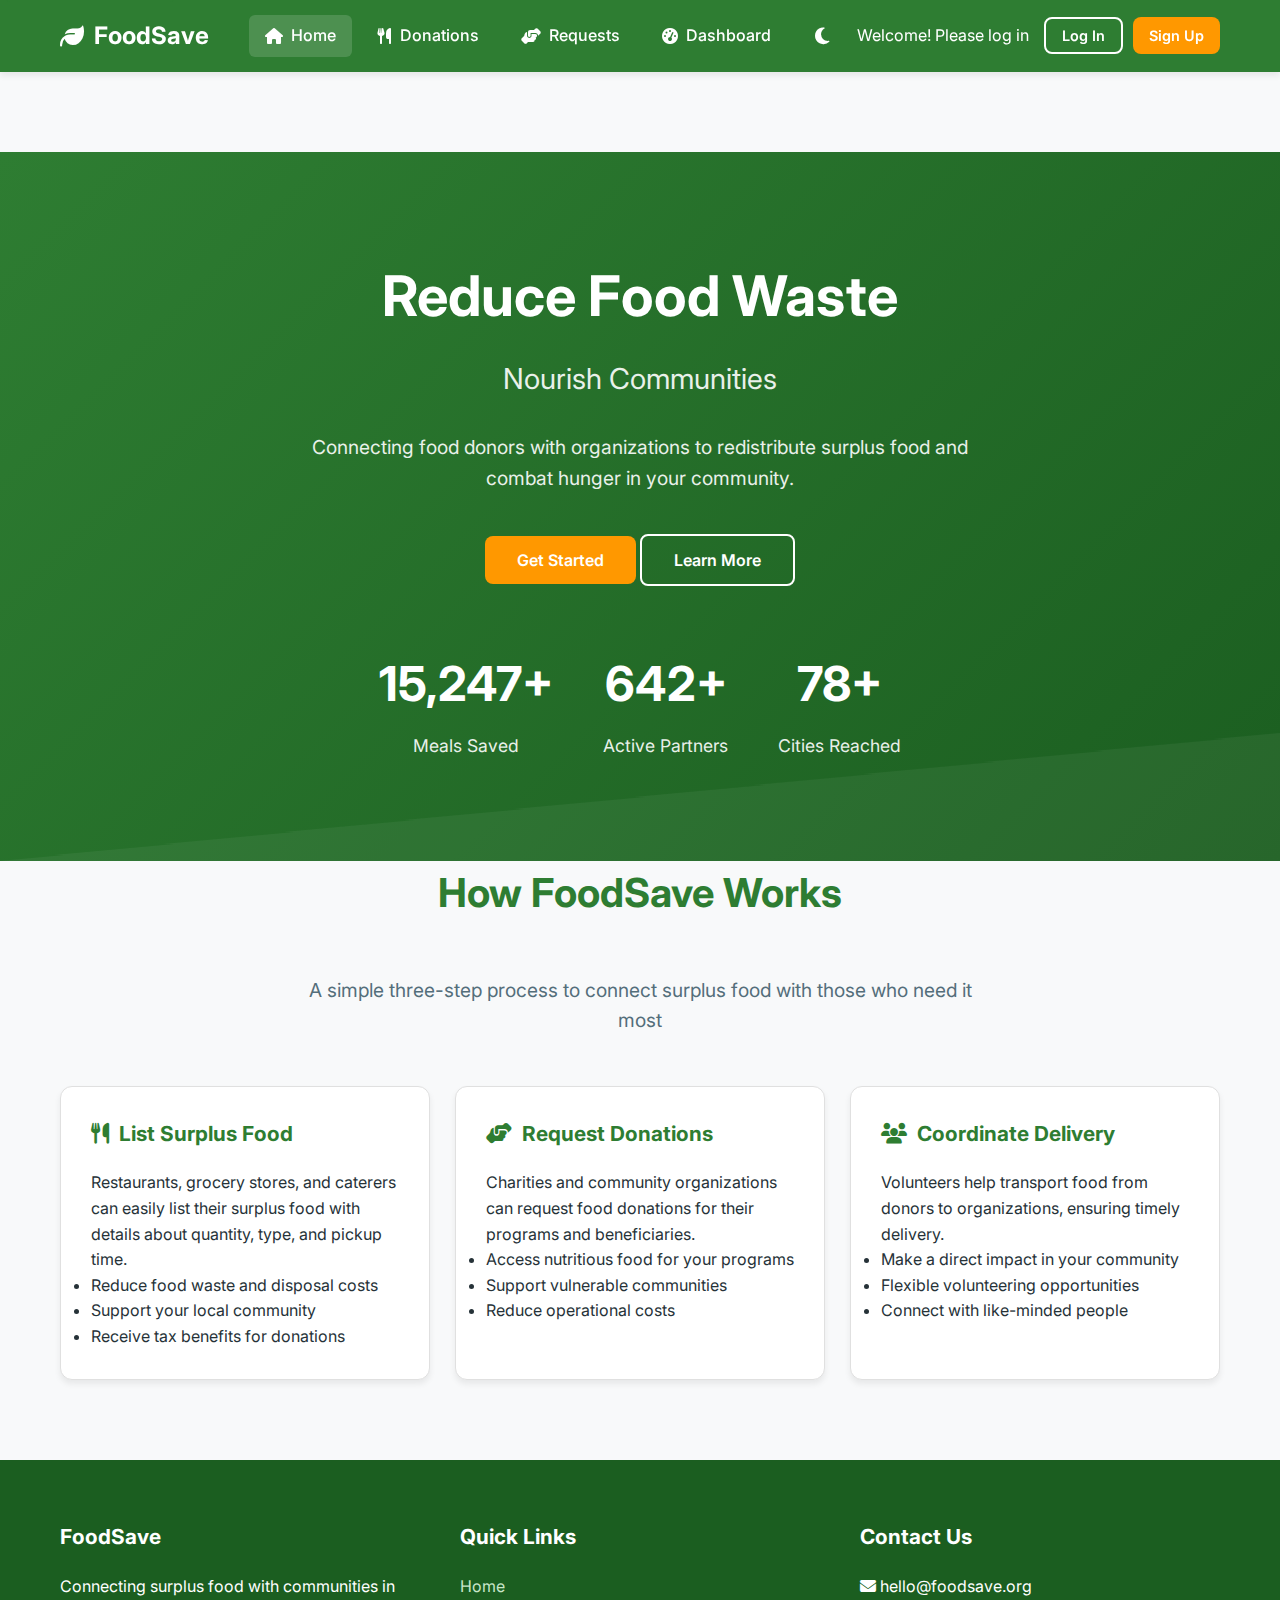
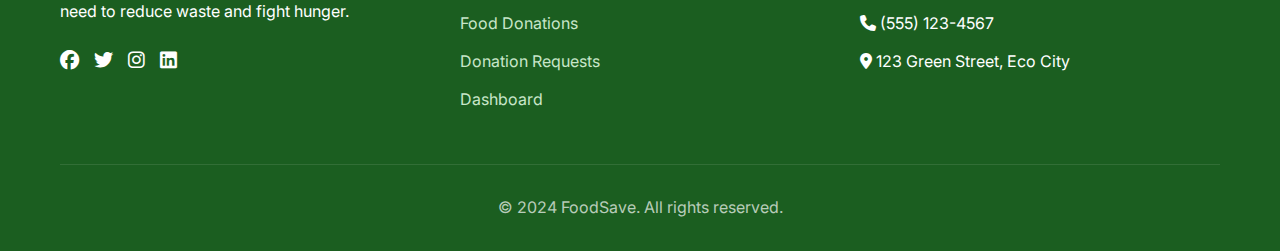
<file: index3.html>
<!DOCTYPE html>
<html lang="en">
<head>
    <meta charset="UTF-8">
    <meta name="viewport" content="width=device-width, initial-scale=1.0">
    <title>FoodSave - Reduce Waste, Feed Communities</title>
    <link rel="stylesheet" href="https://cdnjs.cloudflare.com/ajax/libs/font-awesome/6.4.0/css/all.min.css">
    <link href="https://fonts.googleapis.com/css2?family=Inter:wght@300;400;500;600;700&display=swap" rel="stylesheet">
    <style>
        /* Enhanced CSS with new features */
        :root {
            --primary: #2e7d32;
            --primary-dark: #1b5e20;
            --primary-light: #4caf50;
            --secondary: #ff9800;
            --secondary-dark: #f57c00;
            --accent: #2196f3;
            --danger: #f44336;
            --warning: #ffc107;
            --success: #4caf50;
            --text: #263238;
            --text-light: #546e7a;
            --bg: #f8f9fa;
            --bg-card: #ffffff;
            --border: #e0e0e0;
            --shadow: 0 4px 6px rgba(0, 0, 0, 0.07);
            --shadow-lg: 0 10px 25px rgba(0, 0, 0, 0.1);
            --radius: 12px;
        }

        .dark-mode {
            --primary: #4caf50;
            --primary-dark: #388e3c;
            --primary-light: #81c784;
            --text: #eceff1;
            --text-light: #b0bec5;
            --bg: #121212;
            --bg-card: #1e1e1e;
            --border: #333333;
            --shadow: 0 4px 6px rgba(0, 0, 0, 0.3);
            --shadow-lg: 0 10px 25px rgba(0, 0, 0, 0.4);
        }

        * {
            margin: 0;
            padding: 0;
            box-sizing: border-box;
            font-family: 'Inter', -apple-system, BlinkMacSystemFont, 'Segoe UI', Roboto, sans-serif;
        }

        body {
            background-color: var(--bg);
            color: var(--text);
            line-height: 1.6;
            transition: all 0.3s ease;
        }

        .container {
            max-width: 1200px;
            margin: 0 auto;
            padding: 0 20px;
        }

        /* Skip link for accessibility */
        .skip-link {
            position: absolute;
            top: -40px;
            left: 6px;
            background: var(--primary);
            color: white;
            padding: 8px;
            border-radius: 4px;
            text-decoration: none;
            z-index: 10000;
            transition: top 0.3s;
        }

        .skip-link:focus {
            top: 6px;
        }

        /* Header & Navigation */
        header {
            background-color: var(--primary);
            color: white;
            padding: 15px 0;
            box-shadow: var(--shadow);
            position: sticky;
            top: 0;
            z-index: 1000;
            backdrop-filter: blur(10px);
        }

        .header-content {
            display: flex;
            justify-content: space-between;
            align-items: center;
        }

        .logo {
            font-size: 24px;
            font-weight: 700;
            display: flex;
            align-items: center;
            gap: 10px;
        }

        .nav-container {
            display: flex;
            align-items: center;
            gap: 20px;
        }

        nav ul {
            display: flex;
            list-style: none;
            gap: 10px;
        }

        nav ul li a {
            color: white;
            text-decoration: none;
            font-weight: 500;
            padding: 8px 16px;
            border-radius: 6px;
            display: flex;
            align-items: center;
            gap: 8px;
            transition: all 0.3s;
        }

        nav ul li a:hover, nav ul li a.active {
            background-color: rgba(255, 255, 255, 0.15);
        }

        .user-info {
            display: flex;
            align-items: center;
            gap: 15px;
        }

        .auth-buttons {
            display: flex;
            gap: 10px;
        }

        .theme-toggle {
            background: none;
            border: none;
            color: white;
            cursor: pointer;
            font-size: 1.2rem;
            padding: 8px;
            border-radius: 50%;
            transition: background-color 0.3s;
        }

        .theme-toggle:hover {
            background-color: rgba(255, 255, 255, 0.1);
        }

        /* Search and Filter */
        .search-filter-container {
            display: flex;
            gap: 15px;
            margin-bottom: 30px;
            flex-wrap: wrap;
        }

        .search-box {
            flex: 1;
            min-width: 250px;
            position: relative;
        }

        .search-box input {
            width: 100%;
            padding: 12px 16px 12px 40px;
            border: 1px solid var(--border);
            border-radius: var(--radius);
            font-size: 1rem;
            background: var(--bg-card);
            color: var(--text);
            transition: border-color 0.3s;
        }

        .search-box i {
            position: absolute;
            left: 12px;
            top: 50%;
            transform: translateY(-50%);
            color: var(--text-light);
        }

        .filter-dropdown {
            position: relative;
            min-width: 180px;
        }

        .filter-dropdown select {
            width: 100%;
            padding: 12px 16px;
            border: 1px solid var(--border);
            border-radius: var(--radius);
            font-size: 1rem;
            background: var(--bg-card);
            color: var(--text);
            appearance: none;
            cursor: pointer;
        }

        .filter-dropdown i {
            position: absolute;
            right: 12px;
            top: 50%;
            transform: translateY(-50%);
            pointer-events: none;
            color: var(--text-light);
        }

        /* Hero Section */
        .hero {
            background: linear-gradient(135deg, var(--primary) 0%, var(--primary-dark) 100%);
            color: white;
            padding: 100px 0;
            text-align: center;
            position: relative;
            overflow: hidden;
        }

        .hero::before {
            content: '';
            position: absolute;
            top: 0;
            left: 0;
            right: 0;
            bottom: 0;
            background: url('data:image/svg+xml,<svg xmlns="http://www.w3.org/2000/svg" viewBox="0 0 1000 100" fill="%23ffffff" opacity="0.05"><polygon points="1000,100 1000,0 0,100"/></svg>');
            background-size: cover;
        }

        .hero-content {
            position: relative;
            z-index: 1;
        }

        .hero h1 {
            font-size: 3.5rem;
            margin-bottom: 15px;
            font-weight: 700;
        }

        .hero h2 {
            font-size: 1.8rem;
            font-weight: 400;
            margin-bottom: 30px;
            opacity: 0.9;
        }

        .hero p {
            font-size: 1.2rem;
            max-width: 700px;
            margin: 0 auto 40px;
            opacity: 0.9;
        }

        .stats {
            display: flex;
            justify-content: center;
            gap: 50px;
            flex-wrap: wrap;
            margin-top: 60px;
        }

        .stat-item {
            text-align: center;
        }

        .stat-number {
            font-size: 3rem;
            font-weight: 700;
            margin-bottom: 10px;
        }

        .stat-label {
            font-size: 1.1rem;
            opacity: 0.9;
        }

        /* Buttons */
        .btn {
            padding: 14px 32px;
            border-radius: 8px;
            font-weight: 600;
            font-size: 1rem;
            cursor: pointer;
            transition: all 0.3s;
            text-decoration: none;
            display: inline-flex;
            align-items: center;
            gap: 8px;
            border: none;
            outline: none;
        }

        .btn-primary {
            background-color: var(--secondary);
            color: white;
        }

        .btn-primary:hover {
            background-color: var(--secondary-dark);
            transform: translateY(-2px);
            box-shadow: var(--shadow-lg);
        }

        .btn-secondary {
            background-color: transparent;
            color: white;
            border: 2px solid white;
        }

        .btn-secondary:hover {
            background-color: white;
            color: var(--primary);
        }

        .btn-success {
            background-color: var(--success);
            color: white;
        }

        .btn-danger {
            background-color: var(--danger);
            color: white;
        }

        .btn-outline {
            background-color: transparent;
            color: var(--primary);
            border: 2px solid var(--primary);
        }

        .btn-outline:hover {
            background-color: var(--primary);
            color: white;
        }

        .btn-small {
            padding: 8px 16px;
            font-size: 0.9rem;
        }

        /* Cards & Sections */
        .page-section {
            padding: 80px 0;
            display: none;
        }

        .page-section.active {
            display: block;
            animation: fadeIn 0.5s ease;
        }

        .section-title {
            text-align: center;
            margin-bottom: 50px;
            color: var(--primary);
            font-size: 2.5rem;
            font-weight: 700;
        }

        .section-subtitle {
            text-align: center;
            margin-bottom: 50px;
            color: var(--text-light);
            font-size: 1.2rem;
            max-width: 700px;
            margin-left: auto;
            margin-right: auto;
        }

        .dashboard {
            display: grid;
            grid-template-columns: repeat(auto-fit, minmax(300px, 1fr));
            gap: 25px;
            margin-top: 30px;
        }

        .dashboard-card {
            background: var(--bg-card);
            border-radius: var(--radius);
            padding: 30px;
            box-shadow: var(--shadow);
            transition: transform 0.3s, box-shadow 0.3s;
            border: 1px solid var(--border);
        }

        .dashboard-card:hover {
            transform: translateY(-5px);
            box-shadow: var(--shadow-lg);
        }

        .dashboard-card h3 {
            margin-bottom: 20px;
            color: var(--primary);
            display: flex;
            align-items: center;
            gap: 10px;
            font-size: 1.3rem;
        }

        /* Listings */
        .listing-item, .request-item {
            background: var(--bg-card);
            border-radius: var(--radius);
            padding: 25px;
            margin-bottom: 20px;
            box-shadow: var(--shadow);
            border-left: 4px solid var(--primary);
            transition: transform 0.3s, box-shadow 0.3s;
        }

        .listing-item:hover, .request-item:hover {
            transform: translateY(-3px);
            box-shadow: var(--shadow-lg);
        }

        .listing-header, .request-header {
            display: flex;
            justify-content: space-between;
            align-items: flex-start;
            margin-bottom: 15px;
            gap: 15px;
        }

        .listing-title, .request-title {
            font-weight: 600;
            color: var(--primary);
            font-size: 1.2rem;
        }

        .listing-status, .request-status {
            padding: 6px 12px;
            border-radius: 20px;
            font-size: 0.8rem;
            font-weight: 600;
            white-space: nowrap;
        }

        .status-available { background: #e8f5e9; color: #2e7d32; }
        .status-reserved { background: #fff3e0; color: #ef6c00; }
        .status-completed { background: #f5f5f5; color: #757575; }
        .status-urgent { background: #ffebee; color: #c62828; }
        .status-open { background: #e3f2fd; color: #1565c0; }
        .status-claimed { background: #fff8e1; color: #ff8f00; }
        .status-pending { background: #f3e5f5; color: #7b1fa2; }

        .listing-details, .request-details {
            display: flex;
            flex-wrap: wrap;
            gap: 20px;
            margin-top: 15px;
            font-size: 0.95rem;
        }

        .detail-item {
            display: flex;
            align-items: center;
            gap: 8px;
            color: var(--text-light);
        }

        .action-buttons {
            display: flex;
            gap: 10px;
            margin-top: 20px;
            flex-wrap: wrap;
        }

        /* Modals */
        .modal {
            display: none;
            position: fixed;
            top: 0;
            left: 0;
            width: 100%;
            height: 100%;
            background-color: rgba(0,0,0,0.5);
            z-index: 2000;
            justify-content: center;
            align-items: center;
            backdrop-filter: blur(5px);
        }

        .modal-content {
            background-color: var(--bg-card);
            padding: 40px;
            border-radius: 16px;
            width: 90%;
            max-width: 500px;
            box-shadow: var(--shadow-lg);
            max-height: 90vh;
            overflow-y: auto;
            animation: modalSlideIn 0.3s ease;
        }

        @keyframes modalSlideIn {
            from { transform: translateY(-50px); opacity: 0; }
            to { transform: translateY(0); opacity: 1; }
        }

        @keyframes fadeIn {
            from { opacity: 0; }
            to { opacity: 1; }
        }

        .modal h2 {
            margin-bottom: 25px;
            color: var(--primary);
            display: flex;
            align-items: center;
            gap: 10px;
            font-size: 1.5rem;
        }

        .form-group {
            margin-bottom: 25px;
        }

        .form-group label {
            display: block;
            margin-bottom: 8px;
            font-weight: 500;
            color: var(--text);
        }

        .form-group input, .form-group select, .form-group textarea {
            width: 100%;
            padding: 12px 16px;
            border: 1px solid var(--border);
            border-radius: 8px;
            font-size: 1rem;
            background: var(--bg-card);
            color: var(--text);
            transition: border-color 0.3s;
        }

        .form-group input:focus, .form-group select:focus, .form-group textarea:focus {
            outline: none;
            border-color: var(--primary);
            box-shadow: 0 0 0 3px rgba(46, 125, 50, 0.1);
        }

        .form-group textarea {
            height: 120px;
            resize: vertical;
        }

        .modal-buttons {
            display: flex;
            justify-content: flex-end;
            gap: 15px;
            margin-top: 30px;
        }

        .btn-cancel {
            background-color: var(--bg-card);
            color: var(--text);
            border: 1px solid var(--border);
        }

        .btn-cancel:hover {
            background-color: var(--border);
        }

        /* Notifications */
        .notification {
            position: fixed;
            top: 20px;
            right: 20px;
            padding: 16px 24px;
            background-color: var(--success);
            color: white;
            border-radius: 8px;
            box-shadow: var(--shadow-lg);
            z-index: 2100;
            display: none;
            align-items: center;
            gap: 10px;
            animation: slideInRight 0.3s ease;
        }

        @keyframes slideInRight {
            from { transform: translateX(100%); opacity: 0; }
            to { transform: translateX(0); opacity: 1; }
        }

        .notification.error {
            background-color: var(--danger);
        }

        .notification.warning {
            background-color: var(--warning);
            color: var(--text);
        }

        .notification.info {
            background-color: var(--accent);
        }

        /* Tabs */
        .tabs {
            display: flex;
            margin-bottom: 25px;
            border-bottom: 1px solid var(--border);
        }

        .tab {
            padding: 12px 24px;
            cursor: pointer;
            font-weight: 500;
            color: var(--text-light);
            transition: all 0.3s;
            border-bottom: 3px solid transparent;
        }

        .tab.active {
            color: var(--primary);
            border-bottom-color: var(--primary);
        }

        .tab-content {
            display: none;
        }

        .tab-content.active {
            display: block;
            animation: fadeIn 0.3s ease;
        }

        /* Empty States */
        .empty-state {
            text-align: center;
            padding: 60px 20px;
            color: var(--text-light);
        }

        .empty-state i {
            font-size: 4rem;
            margin-bottom: 20px;
            color: var(--border);
        }

        .empty-state h3 {
            margin-bottom: 15px;
            color: var(--text-light);
        }

        /* Impact Stats */
        .impact-stats {
            display: grid;
            grid-template-columns: repeat(auto-fit, minmax(150px, 1fr));
            gap: 20px;
            margin-top: 20px;
        }

        .impact-stat {
            text-align: center;
            padding: 20px;
            background: var(--bg-card);
            border-radius: var(--radius);
            box-shadow: var(--shadow);
        }

        .impact-number {
            font-size: 2.5rem;
            font-weight: 700;
            color: var(--primary);
            margin-bottom: 8px;
        }

        .impact-label {
            font-size: 0.9rem;
            color: var(--text-light);
        }

        /* Role Badges */
        .role-badge {
            display: inline-block;
            padding: 6px 12px;
            border-radius: 20px;
            font-size: 0.8rem;
            font-weight: 600;
            margin-left: 10px;
        }

        .badge-donor { background: #e8f5e9; color: #2e7d32; }
        .badge-receiver { background: #e3f2fd; color: #1565c0; }
        .badge-volunteer { background: #fff3e0; color: #ef6c00; }

        /* Footer */
        footer {
            background-color: var(--primary-dark);
            color: white;
            padding: 60px 0 30px;
        }

        .footer-content {
            display: grid;
            grid-template-columns: repeat(auto-fit, minmax(250px, 1fr));
            gap: 40px;
            margin-bottom: 40px;
        }

        .footer-section h3 {
            margin-bottom: 20px;
            font-size: 1.3rem;
        }

        .footer-section ul {
            list-style: none;
        }

        .footer-section ul li {
            margin-bottom: 12px;
        }

        .footer-section ul li a {
            color: #c8e6c9;
            text-decoration: none;
            transition: color 0.3s;
        }

        .footer-section ul li a:hover {
            color: white;
        }

        .social-links {
            display: flex;
            gap: 15px;
            margin-top: 20px;
        }

        .social-links a {
            color: white;
            font-size: 1.2rem;
            transition: color 0.3s;
        }

        .social-links a:hover {
            color: var(--secondary);
        }

        .copyright {
            padding-top: 30px;
            border-top: 1px solid rgba(255,255,255,0.1);
            text-align: center;
            color: rgba(255,255,255,0.7);
        }

        /* Loading States */
        .loading {
            display: inline-block;
            width: 20px;
            height: 20px;
            border: 3px solid rgba(255,255,255,.3);
            border-radius: 50%;
            border-top-color: #fff;
            animation: spin 1s ease-in-out infinite;
        }

        @keyframes spin {
            to { transform: rotate(360deg); }
        }

        /* Notification Badge */
        .notification-badge {
            background-color: var(--danger);
            color: white;
            border-radius: 50%;
            width: 20px;
            height: 20px;
            display: flex;
            align-items: center;
            justify-content: center;
            font-size: 0.7rem;
            position: absolute;
            top: -5px;
            right: -5px;
        }

        .notification-icon {
            position: relative;
        }

        /* Password strength indicator */
        .password-strength {
            height: 5px;
            margin-top: 8px;
            border-radius: 5px;
            transition: all 0.3s;
        }

        .password-weak { background-color: var(--danger); width: 25%; }
        .password-medium { background-color: var(--warning); width: 50%; }
        .password-strong { background-color: var(--success); width: 100%; }

        /* Map container */
        .map-container {
            height: 200px;
            background: var(--border);
            border-radius: var(--radius);
            margin-top: 15px;
            display: flex;
            align-items: center;
            justify-content: center;
            color: var(--text-light);
        }

        /* Responsive Design */
        @media (max-width: 768px) {
            .header-content {
                flex-direction: column;
                gap: 15px;
            }

            nav ul {
                flex-wrap: wrap;
                justify-content: center;
            }

            .hero h1 {
                font-size: 2.5rem;
            }

            .hero h2 {
                font-size: 1.4rem;
            }

            .stats {
                gap: 30px;
            }

            .stat-number {
                font-size: 2.5rem;
            }

            .section-title {
                font-size: 2rem;
            }

            .listing-header, .request-header {
                flex-direction: column;
                align-items: flex-start;
                gap: 10px;
            }

            .modal-content {
                padding: 30px 20px;
            }

            .search-filter-container {
                flex-direction: column;
            }
        }

        /* Dark mode adjustments */
        .dark-mode .status-available { background: #1b5e20; color: #a5d6a7; }
        .dark-mode .status-reserved { background: #e65100; color: #ffcc80; }
        .dark-mode .status-completed { background: #424242; color: #bdbdbd; }
        .dark-mode .status-urgent { background: #c62828; color: #ffcdd2; }
        .dark-mode .status-open { background: #0d47a1; color: #90caf9; }
        .dark-mode .status-claimed { background: #ff6f00; color: #ffe0b2; }
        .dark-mode .status-pending { background: #4a148c; color: #e1bee7; }

        .dark-mode .badge-donor { background: #1b5e20; color: #a5d6a7; }
        .dark-mode .badge-receiver { background: #0d47a1; color: #90caf9; }
        .dark-mode .badge-volunteer { background: #e65100; color: #ffcc80; }
    </style>
</head>
<body>
    <!-- Skip link for accessibility -->
    <a href="#main-content" class="skip-link">Skip to main content</a>

    <!-- Header -->
    <header>
        <div class="container">
            <div class="header-content">
                <div class="logo">
                    <i class="fas fa-leaf"></i>
                    <span>FoodSave</span>
                </div>
                <div class="nav-container">
                    <nav aria-label="Main navigation">
                        <ul role="menubar">
                            <li role="none">
                                <a href="#" class="nav-link active" data-page="home" role="menuitem" aria-current="page">
                                    <i class="fas fa-home" aria-hidden="true"></i>
                                    <span>Home</span>
                                </a>
                            </li>
                            <li role="none">
                                <a href="#" class="nav-link" data-page="donations" role="menuitem">
                                    <i class="fas fa-utensils" aria-hidden="true"></i>
                                    <span>Donations</span>
                                </a>
                            </li>
                            <li role="none">
                                <a href="#" class="nav-link" data-page="requests" role="menuitem">
                                    <i class="fas fa-hands-helping" aria-hidden="true"></i>
                                    <span>Requests</span>
                                </a>
                            </li>
                            <li role="none">
                                <a href="#" class="nav-link" data-page="dashboard" role="menuitem">
                                    <i class="fas fa-tachometer-alt" aria-hidden="true"></i>
                                    <span>Dashboard</span>
                                </a>
                            </li>
                        </ul>
                    </nav>
                    <button class="theme-toggle" id="themeToggle" aria-label="Toggle dark mode">
                        <i class="fas fa-moon"></i>
                    </button>
                    <div class="user-info">
                        <span id="userWelcome">Welcome! Please log in</span>
                        <div class="auth-buttons" id="authButtons">
                            <button id="loginBtn" class="btn btn-secondary btn-small">Log In</button>
                            <button id="registerBtn" class="btn btn-primary btn-small">Sign Up</button>
                        </div>
                        <div id="userActions" style="display: none;">
                            <div class="notification-icon" id="notificationIcon" style="display: none;">
                                <i class="fas fa-bell"></i>
                                <span class="notification-badge" id="notificationCount">0</span>
                            </div>
                            <button id="logoutBtn" class="btn btn-secondary btn-small">Log Out</button>
                        </div>
                    </div>
                </div>
            </div>
        </div>
    </header>

    <!-- Home Page -->
    <section id="home" class="page-section active" aria-labelledby="home-title">
        <div class="hero">
            <div class="container">
                <div class="hero-content">
                    <h1 id="home-title">Reduce Food Waste</h1>
                    <h2>Nourish Communities</h2>
                    <p>Connecting food donors with organizations to redistribute surplus food and combat hunger in your community.</p>
                    
                    <div class="cta-buttons">
                        <button id="getStartedBtn" class="btn btn-primary">Get Started</button>
                        <button id="learnMoreBtn" class="btn btn-secondary">Learn More</button>
                    </div>
                    
                    <div class="stats">
                        <div class="stat-item">
                            <div class="stat-number" id="mealsSaved">20+</div>
                            <div class="stat-label">Meals Saved</div>
                        </div>
                        <div class="stat-item">
                            <div class="stat-number" id="activePartners">4+</div>
                            <div class="stat-label">Active Partners</div>
                        </div>
                        <div class="stat-item">
                            <div class="stat-number" id="citiesReached">1+</div>
                            <div class="stat-label">Cities Reached</div>
                        </div>
                    </div>
                </div>
            </div>
        </div>
        
        <div class="container" id="main-content">
            <h2 class="section-title">How FoodSave Works</h2>
            <p class="section-subtitle">A simple three-step process to connect surplus food with those who need it most</p>
            
            <div class="dashboard">
                <div class="dashboard-card">
                    <h3><i class="fas fa-utensils"></i> List Surplus Food</h3>
                    <p>Restaurants, grocery stores, and caterers can easily list their surplus food with details about quantity, type, and pickup time.</p>
                    <ul>
                        <li>Reduce food waste and disposal costs</li>
                        <li>Support your local community</li>
                        <li>Receive tax benefits for donations</li>
                    </ul>
                </div>
                
                <div class="dashboard-card">
                    <h3><i class="fas fa-hands-helping"></i> Request Donations</h3>
                    <p>Charities and community organizations can request food donations for their programs and beneficiaries.</p>
                    <ul>
                        <li>Access nutritious food for your programs</li>
                        <li>Support vulnerable communities</li>
                        <li>Reduce operational costs</li>
                    </ul>
                </div>
                
                <div class="dashboard-card">
                    <h3><i class="fas fa-users"></i> Coordinate Delivery</h3>
                    <p>Volunteers help transport food from donors to organizations, ensuring timely delivery.</p>
                    <ul>
                        <li>Make a direct impact in your community</li>
                        <li>Flexible volunteering opportunities</li>
                        <li>Connect with like-minded people</li>
                    </ul>
                </div>
            </div>
        </div>
    </section>

    <!-- Donations Page -->
    <section id="donations" class="page-section" aria-labelledby="donations-title">
        <div class="container">
            <h2 class="section-title" id="donations-title">Available Food Donations</h2>
            <p class="section-subtitle">Browse and claim available food donations from our verified partners</p>
            
            <div class="search-filter-container">
                <div class="search-box">
                    <i class="fas fa-search"></i>
                    <input type="text" id="donationSearch" placeholder="Search donations...">
                </div>
                <div class="filter-dropdown">
                    <i class="fas fa-filter"></i>
                    <select id="donationFilter">
                        <option value="all">All Categories</option>
                        <option value="prepared">Prepared Meals</option>
                        <option value="produce">Fresh Produce</option>
                        <option value="bakery">Bakery Items</option>
                        <option value="dairy">Dairy Products</option>
                        <option value="protein">Protein Sources</option>
                        <option value="other">Other</option>
                    </select>
                </div>
                <div class="filter-dropdown">
                    <i class="fas fa-sort"></i>
                    <select id="donationSort">
                        <option value="newest">Newest First</option>
                        <option value="oldest">Oldest First</option>
                        <option value="quantity">Most Servings</option>
                        <option value="expiry">Expiring Soon</option>
                    </select>
                </div>
            </div>
            
            <div class="action-buttons" style="justify-content: center; margin-bottom: 40px;">
                <button id="addDonationBtn" class="btn btn-primary"><i class="fas fa-plus"></i> Add New Donation</button>
            </div>
            
            <div class="food-listings" id="donationsList">
                <!-- Dynamic content -->
            </div>
        </div>
    </section>

    <!-- Requests Page -->
    <section id="requests" class="page-section" aria-labelledby="requests-title">
        <div class="container">
            <h2 class="section-title" id="requests-title">Donation Requests</h2>
            <p class="section-subtitle">Browse requests from NGOs and community organizations</p>
            
            <div class="search-filter-container">
                <div class="search-box">
                    <i class="fas fa-search"></i>
                    <input type="text" id="requestSearch" placeholder="Search requests...">
                </div>
                <div class="filter-dropdown">
                    <i class="fas fa-filter"></i>
                    <select id="requestFilter">
                        <option value="all">All Categories</option>
                        <option value="prepared">Prepared Meals</option>
                        <option value="produce">Fresh Produce</option>
                        <option value="bakery">Bakery Items</option>
                        <option value="dairy">Dairy Products</option>
                        <option value="protein">Protein Sources</option>
                        <option value="any">Any Category</option>
                    </select>
                </div>
                <div class="filter-dropdown">
                    <i class="fas fa-sort"></i>
                    <select id="requestSort">
                        <option value="newest">Newest First</option>
                        <option value="oldest">Oldest First</option>
                        <option value="urgency">Most Urgent</option>
                        <option value="quantity">Most Servings</option>
                    </select>
                </div>
            </div>
            
            <div class="action-buttons" style="justify-content: center; margin-bottom: 40px;">
                <button id="addRequestBtn" class="btn btn-primary"><i class="fas fa-plus"></i> Create New Request</button>
            </div>
            
            <div class="donation-requests" id="requestsList">
                <!-- Dynamic content -->
            </div>
        </div>
    </section>

    <!-- Dashboard Page -->
    <section id="dashboard" class="page-section" aria-labelledby="dashboard-title">
        <div class="container">
            <h2 class="section-title" id="dashboard-title">My Dashboard</h2>
            
            <div class="dashboard">
                <div class="dashboard-card">
                    <h3><i class="fas fa-user"></i> Profile Information</h3>
                    <div id="userProfile">
                        <!-- Dynamic content -->
                    </div>
                </div>
                
                <div class="dashboard-card">
                    <h3><i class="fas fa-chart-line"></i> My Impact</h3>
                    <div class="impact-stats">
                        <div class="impact-stat">
                            <div class="impact-number" id="userDonationsCount">0</div>
                            <div class="impact-label">Donations Made</div>
                        </div>
                        <div class="impact-stat">
                            <div class="impact-number" id="userRequestsCount">0</div>
                            <div class="impact-label">Requests Made</div>
                        </div>
                        <div class="impact-stat">
                            <div class="impact-number" id="userMealsCount">0</div>
                            <div class="impact-label">Meals Provided</div>
                        </div>
                    </div>
                </div>
            </div>
            
            <div class="dashboard" style="margin-top: 40px;">
                <div class="dashboard-card">
                    <h3><i class="fas fa-utensils"></i> My Donations</h3>
                    <div class="user-donations" id="userDonationsList">
                        <!-- Dynamic content -->
                    </div>
                </div>
                
                <div class="dashboard-card">
                    <h3><i class="fas fa-hands-helping"></i> My Requests</h3>
                    <div class="user-requests" id="userRequestsList">
                        <!-- Dynamic content -->
                    </div>
                </div>
            </div>

            <!-- Notifications Section for Volunteers -->
            <div class="dashboard" style="margin-top: 40px;" id="volunteerNotificationsSection">
                <div class="dashboard-card">
                    <h3><i class="fas fa-bell"></i> Volunteer Notifications</h3>
                    <div class="volunteer-notifications" id="volunteerNotificationsList">
                        <!-- Dynamic content -->
                    </div>
                </div>
            </div>
        </div>
    </section>

    <!-- Modals -->
    <div id="authModal" class="modal">
        <div class="modal-content">
            <div class="tabs">
                <div class="tab active" data-tab="login">Log In</div>
                <div class="tab" data-tab="register">Sign Up</div>
            </div>
            
            <div class="tab-content active" id="loginTab">
                <h2><i class="fas fa-sign-in-alt"></i> Welcome Back</h2>
                <form id="loginForm">
                    <div class="form-group">
                        <label for="loginEmail">Email Address</label>
                        <input type="email" id="loginEmail" placeholder="Enter your email" required>
                    </div>
                    <div class="form-group">
                        <label for="loginPassword">Password</label>
                        <input type="password" id="loginPassword" placeholder="Enter your password" required>
                    </div>
                    <div class="modal-buttons">
                        <button type="button" id="cancelAuthBtn" class="btn btn-cancel">Cancel</button>
                        <button type="submit" class="btn btn-primary">Log In</button>
                    </div>
                </form>
            </div>
            
            <div class="tab-content" id="registerTab">
                <h2><i class="fas fa-user-plus"></i> Join FoodSave</h2>
                <form id="registerForm">
                    <div class="form-group">
                        <label for="registerName">Full Name</label>
                        <input type="text" id="registerName" placeholder="Enter your full name" required>
                    </div>
                    <div class="form-group">
                        <label for="registerEmail">Email Address</label>
                        <input type="email" id="registerEmail" placeholder="Enter your email" required>
                    </div>
                    <div class="form-group">
                        <label for="registerPassword">Password</label>
                        <input type="password" id="registerPassword" placeholder="Create a password" required minlength="6">
                        <div class="password-strength" id="passwordStrength"></div>
                    </div>
                    <div class="form-group">
                        <label for="registerRole">I am a:</label>
                        <select id="registerRole" required>
                            <option value="">Select your role</option>
                            <option value="donor">Food Donor (Restaurant, Grocery, etc.)</option>
                            <option value="receiver">NGO/Community Organization</option>
                            <option value="volunteer">Volunteer</option>
                        </select>
                    </div>
                    <div class="modal-buttons">
                        <button type="button" id="cancelRegisterBtn" class="btn btn-cancel">Cancel</button>
                        <button type="submit" class="btn btn-primary">Create Account</button>
                    </div>
                </form>
            </div>
        </div>
    </div>

    <!-- Donation Modal -->
    <div id="donationModal" class="modal">
        <div class="modal-content">
            <h2><i class="fas fa-utensils"></i> Add Food Donation</h2>
            <form id="donationForm">
                <div class="form-group">
                    <label for="donationTitle">Food Item/Description</label>
                    <input type="text" id="donationTitle" placeholder="e.g., Fresh bread and pastries" required>
                </div>
                <div class="form-group">
                    <label for="donationDescription">Details</label>
                    <textarea id="donationDescription" placeholder="Describe the food items, quantity, packaging, etc." required></textarea>
                </div>
                <div class="form-group">
                    <label for="donationQuantity">Quantity (approx. servings)</label>
                    <input type="number" id="donationQuantity" min="1" placeholder="e.g., 25" required>
                </div>
                <div class="form-group">
                    <label for="donationCategory">Food Category</label>
                    <select id="donationCategory" required>
                        <option value="">Select category</option>
                        <option value="prepared">Prepared Meals</option>
                        <option value="produce">Fresh Produce</option>
                        <option value="bakery">Bakery Items</option>
                        <option value="dairy">Dairy Products</option>
                        <option value="protein">Protein Sources</option>
                        <option value="other">Other</option>
                    </select>
                </div>
                <div class="form-group">
                    <label for="donationExpiry">Best Before</label>
                    <input type="datetime-local" id="donationExpiry" required>
                </div>
                <div class="form-group">
                    <label for="donationLocation">Pickup Location</label>
                    <input type="text" id="donationLocation" placeholder="Full address for pickup" required>
                    <div class="map-container">
                        <i class="fas fa-map-marker-alt"></i>
                        <span>Map preview would appear here</span>
                    </div>
                </div>
                <div class="modal-buttons">
                    <button type="button" id="cancelDonationBtn" class="btn btn-cancel">Cancel</button>
                    <button type="submit" class="btn btn-primary">Add Donation</button>
                </div>
            </form>
        </div>
    </div>

    <!-- Request Modal -->
    <div id="requestModal" class="modal">
        <div class="modal-content">
            <h2><i class="fas fa-hands-helping"></i> Create Donation Request</h2>
            <form id="requestForm">
                <div class="form-group">
                    <label for="requestTitle">Request Title</label>
                    <input type="text" id="requestTitle" placeholder="e.g., Need meals for community dinner" required>
                </div>
                <div class="form-group">
                    <label for="requestDescription">Details</label>
                    <textarea id="requestDescription" placeholder="Describe what type of food you need and for what purpose" required></textarea>
                </div>
                <div class="form-group">
                    <label for="requestQuantity">Quantity Needed (approx. servings)</label>
                    <input type="number" id="requestQuantity" min="1" placeholder="e.g., 50" required>
                </div>
                <div class="form-group">
                    <label for="requestCategory">Preferred Food Category</label>
                    <select id="requestCategory" required>
                        <option value="">Select category</option>
                        <option value="prepared">Prepared Meals</option>
                        <option value="produce">Fresh Produce</option>
                        <option value="bakery">Bakery Items</option>
                        <option value="dairy">Dairy Products</option>
                        <option value="protein">Protein Sources</option>
                        <option value="any">Any Category</option>
                    </select>
                </div>
                <div class="form-group">
                    <label for="requestUrgency">Urgency</label>
                    <select id="requestUrgency" required>
                        <option value="low">Low - Within a week</option>
                        <option value="medium">Medium - Within 3 days</option>
                        <option value="high">High - Within 24 hours</option>
                        <option value="urgent">Urgent - As soon as possible</option>
                    </select>
                </div>
                <div class="form-group">
                    <label for="requestLocation">Delivery Location</label>
                    <input type="text" id="requestLocation" placeholder="Full address for delivery" required>
                    <div class="map-container">
                        <i class="fas fa-map-marker-alt"></i>
                        <span>Map preview would appear here</span>
                    </div>
                </div>
                <div class="modal-buttons">
                    <button type="button" id="cancelRequestBtn" class="btn btn-cancel">Cancel</button>
                    <button type="submit" class="btn btn-primary">Create Request</button>
                </div>
            </form>
        </div>
    </div>

    <!-- Claim Donation Modal -->
    <div id="claimModal" class="modal">
        <div class="modal-content">
            <h2><i class="fas fa-hand-holding-heart"></i> Claim Donation</h2>
            <form id="claimForm">
                <div class="form-group">
                    <label for="claimMessage">Message to Donor (Optional)</label>
                    <textarea id="claimMessage" placeholder="Add any details about your organization or how you plan to use the food"></textarea>
                </div>
                <div class="form-group">
                    <label for="claimPickupTime">Proposed Pickup Time</label>
                    <input type="datetime-local" id="claimPickupTime" required>
                </div>
                <div class="modal-buttons">
                    <button type="button" id="cancelClaimBtn" class="btn btn-cancel">Cancel</button>
                    <button type="submit" class="btn btn-primary">Claim Donation</button>
                </div>
            </form>
        </div>
    </div>

    <!-- Notification -->
    <div id="notification" class="notification">
        <i class="fas fa-check-circle"></i>
        <span id="notificationMessage">Operation completed successfully!</span>
    </div>

    <!-- Footer -->
    <footer>
        <div class="container">
            <div class="footer-content">
                <div class="footer-section">
                    <h3>FoodSave</h3>
                    <p>Connecting surplus food with communities in need to reduce waste and fight hunger.</p>
                    <div class="social-links">
                        <a href="#"><i class="fab fa-facebook"></i></a>
                        <a href="#"><i class="fab fa-twitter"></i></a>
                        <a href="#"><i class="fab fa-instagram"></i></a>
                        <a href="#"><i class="fab fa-linkedin"></i></a>
                    </div>
                </div>
                <div class="footer-section">
                    <h3>Quick Links</h3>
                    <ul>
                        <li><a href="#" class="nav-link" data-page="home">Home</a></li>
                        <li><a href="#" class="nav-link" data-page="donations">Food Donations</a></li>
                        <li><a href="#" class="nav-link" data-page="requests">Donation Requests</a></li>
                        <li><a href="#" class="nav-link" data-page="dashboard">Dashboard</a></li>
                    </ul>
                </div>
                <div class="footer-section">
                    <h3>Contact Us</h3>
                    <ul>
                        <li><i class="fas fa-envelope"></i> hello@foodsave.org</li>
                        <li><i class="fas fa-phone"></i> (555) 123-4567</li>
                        <li><i class="fas fa-map-marker-alt"></i> 123 Green Street, Eco City</li>
                    </ul>
                </div>
            </div>
            <div class="copyright">
                <p>&copy; 2024 FoodSave. All rights reserved.</p>
            </div>
        </div>
    </footer>

    <script>
        // Enhanced Database Class
        class Database {
            constructor() {
                this.init();
            }

            init() {
                if (!localStorage.getItem('foodSaveDB')) {
                    const initialData = {
                        users: [
                            {
                                id: 1,
                                name: "Demo Donor",
                                email: "donor@example.com",
                                password: "password",
                                role: "donor",
                                joinDate: new Date().toISOString(),
                                verified: true
                            },
                            {
                                id: 2,
                                name: "Community NGO",
                                email: "ngo@example.com",
                                password: "password",
                                role: "receiver",
                                joinDate: new Date().toISOString(),
                                verified: true
                            },
                            {
                                id: 3,
                                name: "Volunteer User",
                                email: "volunteer@example.com",
                                password: "password",
                                role: "volunteer",
                                joinDate: new Date().toISOString(),
                                verified: true
                            }
                        ],
                        donations: [
                            {
                                id: 1,
                                userId: 1,
                                title: "Fresh Bread & Pastries",
                                description: "Assorted bread and pastries from today's baking. Packaged and ready for pickup.",
                                quantity: 25,
                                category: "bakery",
                                expiry: new Date(Date.now() + 24 * 60 * 60 * 1000).toISOString(),
                                location: "123 Bakery Street, Downtown",
                                status: "available",
                                createdAt: new Date().toISOString(),
                                claimedBy: null,
                                claimMessage: null,
                                pickupTime: null
                            },
                            {
                                id: 2,
                                userId: 1,
                                title: "Fresh Fruits and Vegetables",
                                description: "Assorted fresh produce including apples, oranges, carrots, and potatoes.",
                                quantity: 40,
                                category: "produce",
                                expiry: new Date(Date.now() + 3 * 24 * 60 * 60 * 1000).toISOString(),
                                location: "456 Market Ave, City Center",
                                status: "available",
                                createdAt: new Date(Date.now() - 2 * 60 * 60 * 1000).toISOString(),
                                claimedBy: null,
                                claimMessage: null,
                                pickupTime: null
                            }
                        ],
                        requests: [
                            {
                                id: 1,
                                userId: 2,
                                title: "Meals for Community Dinner",
                                description: "We need prepared meals for our weekly community dinner serving homeless individuals.",
                                quantity: 50,
                                category: "prepared",
                                urgency: "medium",
                                location: "456 Community Ave, Westside",
                                status: "open",
                                createdAt: new Date().toISOString()
                            },
                            {
                                id: 2,
                                userId: 2,
                                title: "Urgent: Food for Shelter",
                                description: "Our shelter has run out of food supplies and we need immediate assistance.",
                                quantity: 75,
                                category: "any",
                                urgency: "urgent",
                                location: "789 Shelter Road, North District",
                                status: "open",
                                createdAt: new Date(Date.now() - 5 * 60 * 60 * 1000).toISOString()
                            }
                        ],
                        notifications: [
                            {
                                id: 1,
                                userId: 3, // Volunteer
                                type: "new_donation",
                                title: "New Donation Available",
                                message: "Fresh Bread & Pastries (25 servings) is available for pickup at 123 Bakery Street, Downtown",
                                donationId: 1,
                                read: false,
                                createdAt: new Date().toISOString()
                            }
                        ],
                        stats: {
                            mealsSaved: 15247,
                            activePartners: 642,
                            citiesReached: 78
                        }
                    };
                    localStorage.setItem('foodSaveDB', JSON.stringify(initialData));
                }
            }

            getData() {
                return JSON.parse(localStorage.getItem('foodSaveDB'));
            }

            saveData(data) {
                localStorage.setItem('foodSaveDB', JSON.stringify(data));
            }

            // User methods
            addUser(user) {
                const data = this.getData();
                const newUser = {
                    ...user,
                    id: Date.now(),
                    joinDate: new Date().toISOString(),
                    verified: false
                };
                data.users.push(newUser);
                this.saveData(data);
                return newUser;
            }

            getUserByEmail(email) {
                const data = this.getData();
                return data.users.find(user => user.email === email);
            }

            getUserById(id) {
                const data = this.getData();
                return data.users.find(user => user.id === id);
            }

            getUsersByRole(role) {
                const data = this.getData();
                return data.users.filter(user => user.role === role);
            }

            // Donation methods
            getDonations() {
                const data = this.getData();
                return data.donations;
            }

            getAvailableDonations() {
                const data = this.getData();
                return data.donations.filter(donation => donation.status === "available");
            }

            getUserDonations(userId) {
                const data = this.getData();
                return data.donations.filter(donation => donation.userId === userId);
            }

            addDonation(donation) {
                const data = this.getData();
                const newDonation = {
                    ...donation,
                    id: Date.now(),
                    createdAt: new Date().toISOString(),
                    status: "available",
                    claimedBy: null,
                    claimMessage: null,
                    pickupTime: null
                };
                data.donations.push(newDonation);
                this.saveData(data);
                return newDonation;
            }

            updateDonation(id, updates) {
                const data = this.getData();
                const donationIndex = data.donations.findIndex(d => d.id === id);
                if (donationIndex !== -1) {
                    data.donations[donationIndex] = { ...data.donations[donationIndex], ...updates };
                    this.saveData(data);
                    return data.donations[donationIndex];
                }
                return null;
            }

            deleteDonation(id) {
                const data = this.getData();
                data.donations = data.donations.filter(d => d.id !== id);
                this.saveData(data);
            }

            // Request methods
            getRequests() {
                const data = this.getData();
                return data.requests;
            }

            getUserRequests(userId) {
                const data = this.getData();
                return data.requests.filter(request => request.userId === userId);
            }

            addRequest(request) {
                const data = this.getData();
                const newRequest = {
                    ...request,
                    id: Date.now(),
                    createdAt: new Date().toISOString(),
                    status: "open"
                };
                data.requests.push(newRequest);
                this.saveData(data);
                return newRequest;
            }

            updateRequest(id, updates) {
                const data = this.getData();
                const requestIndex = data.requests.findIndex(r => r.id === id);
                if (requestIndex !== -1) {
                    data.requests[requestIndex] = { ...data.requests[requestIndex], ...updates };
                    this.saveData(data);
                    return data.requests[requestIndex];
                }
                return null;
            }

            deleteRequest(id) {
                const data = this.getData();
                data.requests = data.requests.filter(r => r.id !== id);
                this.saveData(data);
            }

            // Notification methods
            getNotifications(userId) {
                const data = this.getData();
                return data.notifications.filter(notification => notification.userId === userId);
            }

            getUnreadNotifications(userId) {
                const data = this.getData();
                return data.notifications.filter(notification => 
                    notification.userId === userId && !notification.read
                );
            }

            addNotification(notification) {
                const data = this.getData();
                const newNotification = {
                    ...notification,
                    id: Date.now(),
                    createdAt: new Date().toISOString(),
                    read: false
                };
                data.notifications.push(newNotification);
                this.saveData(data);
                return newNotification;
            }

            markNotificationAsRead(id) {
                const data = this.getData();
                const notificationIndex = data.notifications.findIndex(n => n.id === id);
                if (notificationIndex !== -1) {
                    data.notifications[notificationIndex].read = true;
                    this.saveData(data);
                    return data.notifications[notificationIndex];
                }
                return null;
            }

            markAllNotificationsAsRead(userId) {
                const data = this.getData();
                data.notifications.forEach(notification => {
                    if (notification.userId === userId) {
                        notification.read = true;
                    }
                });
                this.saveData(data);
            }

            // Stats methods
            getStats() {
                return this.getData().stats;
            }

            updateStats(newStats) {
                const data = this.getData();
                data.stats = { ...data.stats, ...newStats };
                this.saveData(data);
                return data.stats;
            }
        }

        // Main Application Class
        class FoodSaveApp {
            constructor() {
                this.db = new Database();
                this.currentUser = null;
                this.init();
            }

            init() {
                this.setupEventListeners();
                this.setupErrorHandling();
                this.loadTheme();
                this.checkAuthStatus();
                this.loadStats();
                this.loadDonations();
                this.loadRequests();
                this.loadDashboard();
                this.startRealTimeUpdates();
            }

            setupEventListeners() {
                // Navigation
                document.querySelectorAll('.nav-link').forEach(link => {
                    link.addEventListener('click', (e) => this.handleNavigation(e));
                });

                // Auth buttons
                document.getElementById('loginBtn').addEventListener('click', () => this.openModal('authModal'));
                document.getElementById('registerBtn').addEventListener('click', () => this.showRegisterTab());
                document.getElementById('logoutBtn').addEventListener('click', () => this.logout());

                // Modal buttons
                document.getElementById('cancelAuthBtn').addEventListener('click', () => this.closeModal('authModal'));
                document.getElementById('cancelRegisterBtn').addEventListener('click', () => this.closeModal('authModal'));
                document.getElementById('addDonationBtn').addEventListener('click', () => this.openDonationModal());
                document.getElementById('addRequestBtn').addEventListener('click', () => this.openRequestModal());
                document.getElementById('cancelDonationBtn').addEventListener('click', () => this.closeModal('donationModal'));
                document.getElementById('cancelRequestBtn').addEventListener('click', () => this.closeModal('requestModal'));
                document.getElementById('cancelClaimBtn').addEventListener('click', () => this.closeModal('claimModal'));

                // Forms
                document.getElementById('loginForm').addEventListener('submit', (e) => this.handleLogin(e));
                document.getElementById('registerForm').addEventListener('submit', (e) => this.handleRegister(e));
                document.getElementById('donationForm').addEventListener('submit', (e) => this.handleDonationSubmit(e));
                document.getElementById('requestForm').addEventListener('submit', (e) => this.handleRequestSubmit(e));
                document.getElementById('claimForm').addEventListener('submit', (e) => this.handleClaimSubmit(e));

                // Theme toggle
                document.getElementById('themeToggle').addEventListener('click', () => this.toggleTheme());

                // CTA buttons
                document.getElementById('getStartedBtn').addEventListener('click', () => this.navigateTo('dashboard'));
                document.getElementById('learnMoreBtn').addEventListener('click', () => this.navigateTo('donations'));

                // Notification icon
                document.getElementById('notificationIcon').addEventListener('click', () => this.showNotifications());

                // Close modals on outside click
                document.querySelectorAll('.modal').forEach(modal => {
                    modal.addEventListener('click', (e) => {
                        if (e.target === modal) this.closeModal(modal.id);
                    });
                });

                // Tab switching
                document.querySelectorAll('.tab').forEach(tab => {
                    tab.addEventListener('click', () => this.switchTab(tab));
                });

                // Search and filter functionality
                document.getElementById('donationSearch').addEventListener('input', 
                    this.debounce((e) => this.filterDonations(), 300)
                );
                document.getElementById('donationFilter').addEventListener('change', () => this.filterDonations());
                document.getElementById('donationSort').addEventListener('change', () => this.filterDonations());
                
                document.getElementById('requestSearch').addEventListener('input', 
                    this.debounce((e) => this.filterRequests(), 300)
                );
                document.getElementById('requestFilter').addEventListener('change', () => this.filterRequests());
                document.getElementById('requestSort').addEventListener('change', () => this.filterRequests());

                // Password strength indicator
                document.getElementById('registerPassword').addEventListener('input', (e) => this.checkPasswordStrength(e.target.value));
            }

            setupErrorHandling() {
                window.addEventListener('error', (event) => {
                    console.error('Global error:', event.error);
                    this.showNotification('An unexpected error occurred. Please try again.', 'error');
                });
                
                window.addEventListener('unhandledrejection', (event) => {
                    console.error('Unhandled promise rejection:', event.reason);
                    this.showNotification('An unexpected error occurred. Please try again.', 'error');
                });
            }

            // Authentication Methods
            handleLogin(e) {
                e.preventDefault();
                const email = document.getElementById('loginEmail').value;
                const password = document.getElementById('loginPassword').value;

                // Basic validation
                if (!this.validateEmail(email)) {
                    this.showNotification('Please enter a valid email address.', 'error');
                    return;
                }

                const user = this.db.getUserByEmail(email);
                if (user && user.password === password) {
                    this.currentUser = user;
                    localStorage.setItem('currentUser', JSON.stringify(user));
                    this.updateUIForAuth();
                    this.closeModal('authModal');
                    this.showNotification(`Welcome back, ${user.name}!`);
                    document.getElementById('loginForm').reset();
                    
                    // Reload current page content
                    const activePage = document.querySelector('.page-section.active').id;
                    if (activePage === 'donations') this.loadDonations();
                    else if (activePage === 'requests') this.loadRequests();
                    else if (activePage === 'dashboard') this.loadDashboard();
                } else {
                    this.showNotification('Invalid email or password. Please try again.', 'error');
                }
            }

            handleRegister(e) {
                e.preventDefault();
                const name = document.getElementById('registerName').value;
                const email = document.getElementById('registerEmail').value;
                const password = document.getElementById('registerPassword').value;
                const role = document.getElementById('registerRole').value;

                // Validation
                if (!this.validateEmail(email)) {
                    this.showNotification('Please enter a valid email address.', 'error');
                    return;
                }

                if (!this.validatePassword(password)) {
                    this.showNotification('Password must be at least 8 characters with letters and numbers.', 'error');
                    return;
                }

                // Check if user already exists
                if (this.db.getUserByEmail(email)) {
                    this.showNotification('A user with this email already exists.', 'error');
                    return;
                }

                const newUser = this.db.addUser({ name, email, password, role });
                
                // Automatically log in the user after registration
                this.currentUser = newUser;
                localStorage.setItem('currentUser', JSON.stringify(newUser));
                this.updateUIForAuth();
                this.closeModal('authModal');
                this.showNotification(`Account created successfully! Welcome, ${name}!`);
                document.getElementById('registerForm').reset();

                // Update stats
                const stats = this.db.getStats();
                this.db.updateStats({ activePartners: stats.activePartners + 1 });
                this.loadStats();

                // Load dashboard and navigate to it
                this.loadDashboard();
                this.navigateTo('dashboard');
            }

            logout() {
                localStorage.removeItem('currentUser');
                this.currentUser = null;
                this.updateUIForGuest();
                this.showNotification('You have been logged out successfully.');
                
                // Reload current page content
                const activePage = document.querySelector('.page-section.active').id;
                if (activePage === 'donations') this.loadDonations();
                else if (activePage === 'requests') this.loadRequests();
                else if (activePage === 'dashboard') this.loadDashboard();
            }

            checkAuthStatus() {
                const userData = localStorage.getItem('currentUser');
                if (userData) {
                    this.currentUser = JSON.parse(userData);
                    this.updateUIForAuth();
                } else {
                    this.updateUIForGuest();
                }
            }

            updateUIForAuth() {
                document.getElementById('userWelcome').textContent = `Welcome, ${this.currentUser.name}!`;
                document.getElementById('authButtons').style.display = 'none';
                document.getElementById('userActions').style.display = 'flex';
                document.getElementById('addDonationBtn').disabled = false;
                document.getElementById('addRequestBtn').disabled = false;
                
                // Show notification icon if user has unread notifications
                this.updateNotificationBadge();
                
                // Show volunteer notifications section if user is a volunteer
                if (this.currentUser.role === 'volunteer') {
                    document.getElementById('volunteerNotificationsSection').style.display = 'block';
                } else {
                    document.getElementById('volunteerNotificationsSection').style.display = 'none';
                }
            }

            updateUIForGuest() {
                document.getElementById('userWelcome').textContent = 'Welcome! Please log in';
                document.getElementById('authButtons').style.display = 'flex';
                document.getElementById('userActions').style.display = 'none';
                document.getElementById('addDonationBtn').disabled = true;
                document.getElementById('addRequestBtn').disabled = true;
                document.getElementById('notificationIcon').style.display = 'none';
                document.getElementById('volunteerNotificationsSection').style.display = 'none';
            }

            updateNotificationBadge() {
                if (!this.currentUser) return;
                
                const unreadNotifications = this.db.getUnreadNotifications(this.currentUser.id);
                const notificationIcon = document.getElementById('notificationIcon');
                const notificationCount = document.getElementById('notificationCount');
                
                if (unreadNotifications.length > 0) {
                    notificationIcon.style.display = 'block';
                    notificationCount.textContent = unreadNotifications.length;
                } else {
                    notificationIcon.style.display = 'none';
                }
            }

            // Navigation Methods
            handleNavigation(e) {
                e.preventDefault();
                const targetPage = e.target.closest('.nav-link').getAttribute('data-page');
                this.navigateTo(targetPage);
            }

            navigateTo(page) {
                // Update active nav link
                document.querySelectorAll('.nav-link').forEach(nav => nav.classList.remove('active'));
                document.querySelector(`[data-page="${page}"]`).classList.add('active');

                // Show target page
                document.querySelectorAll('.page-section').forEach(section => {
                    section.classList.remove('active');
                });
                document.getElementById(page).classList.add('active');

                // Load page-specific content
                if (page === 'donations') this.loadDonations();
                else if (page === 'requests') this.loadRequests();
                else if (page === 'dashboard') this.loadDashboard();

                window.scrollTo(0, 0);
            }

            // Modal Methods
            openModal(modalId) {
                document.getElementById(modalId).style.display = 'flex';
            }

            closeModal(modalId) {
                document.getElementById(modalId).style.display = 'none';
            }

            showRegisterTab() {
                this.openModal('authModal');
                document.querySelectorAll('.tab').forEach(t => t.classList.remove('active'));
                document.querySelector('[data-tab="register"]').classList.add('active');
                document.querySelectorAll('.tab-content').forEach(c => c.classList.remove('active'));
                document.getElementById('registerTab').classList.add('active');
            }

            switchTab(tab) {
                const tabId = tab.getAttribute('data-tab');
                document.querySelectorAll('.tab').forEach(t => t.classList.remove('active'));
                tab.classList.add('active');
                document.querySelectorAll('.tab-content').forEach(c => c.classList.remove('active'));
                document.getElementById(`${tabId}Tab`).classList.add('active');
            }

            openDonationModal() {
                if (!this.currentUser) {
                    this.showNotification('Please log in to add a donation.', 'error');
                    return;
                }
                document.getElementById('donationForm').reset();
                const tomorrow = new Date();
                tomorrow.setDate(tomorrow.getDate() + 1);
                document.getElementById('donationExpiry').value = tomorrow.toISOString().slice(0, 16);
                this.openModal('donationModal');
            }

            openRequestModal() {
                if (!this.currentUser) {
                    this.showNotification('Please log in to create a request.', 'error');
                    return;
                }
                document.getElementById('requestForm').reset();
                this.openModal('requestModal');
            }

            openClaimModal(donationId) {
                if (!this.currentUser) {
                    this.showNotification('Please log in to claim a donation.', 'error');
                    return;
                }
                
                if (this.currentUser.role !== 'receiver') {
                    this.showNotification('Only NGOs and community organizations can claim donations.', 'error');
                    return;
                }
                
                document.getElementById('claimForm').reset();
                const tomorrow = new Date();
                tomorrow.setDate(tomorrow.getDate() + 1);
                document.getElementById('claimPickupTime').value = tomorrow.toISOString().slice(0, 16);
                
                // Store the donation ID for the claim form
                document.getElementById('claimForm').dataset.donationId = donationId;
                
                this.openModal('claimModal');
            }

            // Data Loading Methods
            loadStats() {
                const stats = this.db.getStats();
                document.getElementById('mealsSaved').textContent = this.formatNumber(stats.mealsSaved) + '+';
                document.getElementById('activePartners').textContent = this.formatNumber(stats.activePartners) + '+';
                document.getElementById('citiesReached').textContent = this.formatNumber(stats.citiesReached) + '+';
            }

            loadDonations() {
                const donationsList = document.getElementById('donationsList');
                const donations = this.db.getDonations();

                if (donations.length === 0) {
                    donationsList.innerHTML = `
                        <div class="empty-state">
                            <i class="fas fa-utensils"></i>
                            <h3>No donations available</h3>
                            <p>There are no food donations available at the moment.</p>
                            ${this.currentUser ? '<p>Be the first to add a donation!</p>' : '<p>Please log in to add a donation.</p>'}
                        </div>
                    `;
                    return;
                }

                this.renderDonations(donations);
            }

            renderDonations(donations) {
                const donationsList = document.getElementById('donationsList');
                donationsList.innerHTML = '';
                
                donations.forEach(donation => {
                    const user = this.db.getUserById(donation.userId);
                    const donationElement = document.createElement('div');
                    donationElement.className = 'listing-item';
                    
                    let actionButtons = '';
                    if (this.currentUser) {
                        if (this.currentUser.id === donation.userId) {
                            // Donor can edit/delete their own donation
                            actionButtons = `
                                <div class="action-buttons">
                                    <button class="btn btn-primary btn-small" onclick="app.editDonation(${donation.id})"><i class="fas fa-edit"></i> Edit</button>
                                    <button class="btn btn-danger btn-small" onclick="app.deleteDonation(${donation.id})"><i class="fas fa-trash"></i> Delete</button>
                                </div>
                            `;
                        } else if (this.currentUser.role === 'receiver' && donation.status === 'available') {
                            // NGO can claim available donations
                            actionButtons = `
                                <div class="action-buttons">
                                    <button class="btn btn-success btn-small" onclick="app.openClaimModal(${donation.id})"><i class="fas fa-hand-holding-heart"></i> Claim Donation</button>
                                </div>
                            `;
                        } else if (donation.status === 'claimed' && donation.claimedBy === this.currentUser.id) {
                            // NGO can see their claimed donations
                            actionButtons = `
                                <div class="action-buttons">
                                    <span class="btn btn-outline btn-small"><i class="fas fa-check"></i> You claimed this donation</span>
                                </div>
                            `;
                        }
                    }
                    
                    donationElement.innerHTML = `
                        <div class="listing-header">
                            <div class="listing-title">${donation.title}</div>
                            <div class="listing-status status-${donation.status}">${donation.status}</div>
                        </div>
                        <p>${donation.description}</p>
                        <div class="listing-details">
                            <div class="detail-item"><i class="fas fa-utensils"></i> Serves: ${donation.quantity} people</div>
                            <div class="detail-item"><i class="fas fa-tag"></i> Category: ${donation.category}</div>
                            <div class="detail-item"><i class="fas fa-clock"></i> Best before: ${this.formatDate(donation.expiry)}</div>
                            <div class="detail-item"><i class="fas fa-map-marker-alt"></i> ${donation.location}</div>
                            <div class="detail-item"><i class="fas fa-user"></i> Donated by: ${user.name}</div>
                            ${donation.claimedBy ? `<div class="detail-item"><i class="fas fa-hand-holding-heart"></i> Claimed by: ${this.db.getUserById(donation.claimedBy).name}</div>` : ''}
                        </div>
                        ${actionButtons}
                    `;
                    donationsList.appendChild(donationElement);
                });
            }

            filterDonations() {
                const searchTerm = document.getElementById('donationSearch').value.toLowerCase();
                const categoryFilter = document.getElementById('donationFilter').value;
                const sortBy = document.getElementById('donationSort').value;
                
                let donations = this.db.getDonations();
                
                // Apply search filter
                if (searchTerm) {
                    donations = donations.filter(donation => 
                        donation.title.toLowerCase().includes(searchTerm) ||
                        donation.description.toLowerCase().includes(searchTerm) ||
                        donation.category.toLowerCase().includes(searchTerm)
                    );
                }
                
                // Apply category filter
                if (categoryFilter !== 'all') {
                    donations = donations.filter(donation => donation.category === categoryFilter);
                }
                
                // Apply sorting
                switch(sortBy) {
                    case 'newest':
                        donations.sort((a, b) => new Date(b.createdAt) - new Date(a.createdAt));
                        break;
                    case 'oldest':
                        donations.sort((a, b) => new Date(a.createdAt) - new Date(b.createdAt));
                        break;
                    case 'quantity':
                        donations.sort((a, b) => b.quantity - a.quantity);
                        break;
                    case 'expiry':
                        donations.sort((a, b) => new Date(a.expiry) - new Date(b.expiry));
                        break;
                }
                
                this.renderDonations(donations);
            }

            loadRequests() {
                const requestsList = document.getElementById('requestsList');
                const requests = this.db.getRequests();

                if (requests.length === 0) {
                    requestsList.innerHTML = `
                        <div class="empty-state">
                            <i class="fas fa-hands-helping"></i>
                            <h3>No requests available</h3>
                            <p>There are no donation requests at the moment.</p>
                            ${this.currentUser ? '<p>Be the first to create a request!</p>' : '<p>Please log in to create a request.</p>'}
                        </div>
                    `;
                    return;
                }

                this.renderRequests(requests);
            }

            renderRequests(requests) {
                const requestsList = document.getElementById('requestsList');
                requestsList.innerHTML = '';
                
                requests.forEach(request => {
                    const user = this.db.getUserById(request.userId);
                    const urgencyClass = `status-${request.urgency === 'urgent' ? 'urgent' : 'open'}`;
                    const requestElement = document.createElement('div');
                    requestElement.className = 'request-item';
                    requestElement.innerHTML = `
                        <div class="request-header">
                            <div class="request-title">${request.title}</div>
                            <div class="request-status ${urgencyClass}">${request.urgency}</div>
                        </div>
                        <p>${request.description}</p>
                        <div class="request-details">
                            <div class="detail-item"><i class="fas fa-utensils"></i> Needed: ${request.quantity} servings</div>
                            <div class="detail-item"><i class="fas fa-tag"></i> Category: ${request.category}</div>
                            <div class="detail-item"><i class="fas fa-map-marker-alt"></i> ${request.location}</div>
                            <div class="detail-item"><i class="fas fa-user"></i> Requested by: ${user.name}</div>
                        </div>
                        ${this.currentUser && this.currentUser.id === request.userId ? `
                        <div class="action-buttons">
                            <button class="btn btn-primary btn-small" onclick="app.editRequest(${request.id})"><i class="fas fa-edit"></i> Edit</button>
                            <button class="btn btn-danger btn-small" onclick="app.deleteRequest(${request.id})"><i class="fas fa-trash"></i> Delete</button>
                        </div>
                        ` : ''}
                    `;
                    requestsList.appendChild(requestElement);
                });
            }

            filterRequests() {
                const searchTerm = document.getElementById('requestSearch').value.toLowerCase();
                const categoryFilter = document.getElementById('requestFilter').value;
                const sortBy = document.getElementById('requestSort').value;
                
                let requests = this.db.getRequests();
                
                // Apply search filter
                if (searchTerm) {
                    requests = requests.filter(request => 
                        request.title.toLowerCase().includes(searchTerm) ||
                        request.description.toLowerCase().includes(searchTerm) ||
                        request.category.toLowerCase().includes(searchTerm)
                    );
                }
                
                // Apply category filter
                if (categoryFilter !== 'all') {
                    requests = requests.filter(request => request.category === categoryFilter);
                }
                
                // Apply sorting
                switch(sortBy) {
                    case 'newest':
                        requests.sort((a, b) => new Date(b.createdAt) - new Date(a.createdAt));
                        break;
                    case 'oldest':
                        requests.sort((a, b) => new Date(a.createdAt) - new Date(b.createdAt));
                        break;
                    case 'urgency':
                        const urgencyOrder = { 'urgent': 4, 'high': 3, 'medium': 2, 'low': 1 };
                        requests.sort((a, b) => urgencyOrder[b.urgency] - urgencyOrder[a.urgency]);
                        break;
                    case 'quantity':
                        requests.sort((a, b) => b.quantity - a.quantity);
                        break;
                }
                
                this.renderRequests(requests);
            }

            loadDashboard() {
                if (!this.currentUser) {
                    document.getElementById('userProfile').innerHTML = '<p>Please log in to view your dashboard.</p>';
                    document.getElementById('userDonationsList').innerHTML = '<p>Please log in to view your donations.</p>';
                    document.getElementById('userRequestsList').innerHTML = '<p>Please log in to view your requests.</p>';
                    return;
                }

                // User profile
                const roleBadgeClass = `badge-${this.currentUser.role}`;
                document.getElementById('userProfile').innerHTML = `
                    <p><strong>Name:</strong> ${this.currentUser.name}</p>
                    <p><strong>Email:</strong> ${this.currentUser.email}</p>
                    <p><strong>Role:</strong> <span class="role-badge ${roleBadgeClass}">${this.currentUser.role}</span></p>
                    <p><strong>Member since:</strong> ${this.formatDate(this.currentUser.joinDate)}</p>
                `;

                // User donations and requests
                const userDonations = this.db.getUserDonations(this.currentUser.id);
                const userRequests = this.db.getUserRequests(this.currentUser.id);

                // Calculate total meals provided
                const totalMeals = userDonations.reduce((total, donation) => total + donation.quantity, 0);

                document.getElementById('userDonationsCount').textContent = userDonations.length;
                document.getElementById('userRequestsCount').textContent = userRequests.length;
                document.getElementById('userMealsCount').textContent = totalMeals;

                // User donations list
                const userDonationsList = document.getElementById('userDonationsList');
                if (userDonations.length === 0) {
                    userDonationsList.innerHTML = `
                        <div class="empty-state">
                            <i class="fas fa-utensils"></i>
                            <h3>No donations yet</h3>
                            <p>You haven't made any donations yet.</p>
                            <button class="btn btn-primary" onclick="app.openDonationModal()">Add Your First Donation</button>
                        </div>
                    `;
                } else {
                    userDonationsList.innerHTML = '';
                    userDonations.forEach(donation => {
                        const donationElement = document.createElement('div');
                        donationElement.className = 'listing-item';
                        donationElement.innerHTML = `
                            <div class="listing-header">
                                <div class="listing-title">${donation.title}</div>
                                <div class="listing-status status-${donation.status}">${donation.status}</div>
                            </div>
                            <p>${donation.description}</p>
                            <div class="listing-details">
                                <div class="detail-item"><i class="fas fa-utensils"></i> Serves: ${donation.quantity} people</div>
                                <div class="detail-item"><i class="fas fa-tag"></i> Category: ${donation.category}</div>
                                <div class="detail-item"><i class="fas fa-clock"></i> Best before: ${this.formatDate(donation.expiry)}</div>
                                <div class="detail-item"><i class="fas fa-map-marker-alt"></i> ${donation.location}</div>
                                ${donation.claimedBy ? `<div class="detail-item"><i class="fas fa-hand-holding-heart"></i> Claimed by: ${this.db.getUserById(donation.claimedBy).name}</div>` : ''}
                            </div>
                            <div class="action-buttons">
                                <button class="btn btn-primary btn-small" onclick="app.editDonation(${donation.id})"><i class="fas fa-edit"></i> Edit</button>
                                <button class="btn btn-danger btn-small" onclick="app.deleteDonation(${donation.id})"><i class="fas fa-trash"></i> Delete</button>
                            </div>
                        `;
                        userDonationsList.appendChild(donationElement);
                    });
                }

                // User requests list
                const userRequestsList = document.getElementById('userRequestsList');
                if (userRequests.length === 0) {
                    userRequestsList.innerHTML = `
                        <div class="empty-state">
                            <i class="fas fa-hands-helping"></i>
                            <h3>No requests yet</h3>
                            <p>You haven't made any requests yet.</p>
                            <button class="btn btn-primary" onclick="app.openRequestModal()">Create Your First Request</button>
                        </div>
                    `;
                } else {
                    userRequestsList.innerHTML = '';
                    userRequests.forEach(request => {
                        const urgencyClass = `status-${request.urgency === 'urgent' ? 'urgent' : 'open'}`;
                        const requestElement = document.createElement('div');
                        requestElement.className = 'request-item';
                        requestElement.innerHTML = `
                            <div class="request-header">
                                <div class="request-title">${request.title}</div>
                                <div class="request-status ${urgencyClass}">${request.urgency}</div>
                            </div>
                            <p>${request.description}</p>
                            <div class="request-details">
                                <div class="detail-item"><i class="fas fa-utensils"></i> Needed: ${request.quantity} servings</div>
                                <div class="detail-item"><i class="fas fa-tag"></i> Category: ${request.category}</div>
                                <div class="detail-item"><i class="fas fa-map-marker-alt"></i> ${request.location}</div>
                            </div>
                            <div class="action-buttons">
                                <button class="btn btn-primary btn-small" onclick="app.editRequest(${request.id})"><i class="fas fa-edit"></i> Edit</button>
                                <button class="btn btn-danger btn-small" onclick="app.deleteRequest(${request.id})"><i class="fas fa-trash"></i> Delete</button>
                            </div>
                        `;
                        userRequestsList.appendChild(requestElement);
                    });
                }

                // Volunteer notifications
                if (this.currentUser.role === 'volunteer') {
                    this.loadVolunteerNotifications();
                }
            }

            loadVolunteerNotifications() {
                const volunteerNotificationsList = document.getElementById('volunteerNotificationsList');
                const notifications = this.db.getNotifications(this.currentUser.id);

                if (notifications.length === 0) {
                    volunteerNotificationsList.innerHTML = `
                        <div class="empty-state">
                            <i class="fas fa-bell-slash"></i>
                            <h3>No notifications</h3>
                            <p>You don't have any notifications at the moment.</p>
                        </div>
                    `;
                    return;
                }

                volunteerNotificationsList.innerHTML = '';
                notifications.forEach(notification => {
                    const notificationElement = document.createElement('div');
                    notificationElement.className = 'listing-item';
                    notificationElement.innerHTML = `
                        <div class="listing-header">
                            <div class="listing-title">${notification.title}</div>
                            <div class="listing-status ${notification.read ? 'status-completed' : 'status-pending'}">${notification.read ? 'read' : 'unread'}</div>
                        </div>
                        <p>${notification.message}</p>
                        <div class="listing-details">
                            <div class="detail-item"><i class="fas fa-clock"></i> ${this.formatDate(notification.createdAt)}</div>
                        </div>
                        <div class="action-buttons">
                            ${!notification.read ? `
                            <button class="btn btn-primary btn-small" onclick="app.markNotificationAsRead(${notification.id})"><i class="fas fa-check"></i> Mark as Read</button>
                            ` : ''}
                            <button class="btn btn-outline btn-small" onclick="app.viewDonation(${notification.donationId})"><i class="fas fa-eye"></i> View Donation</button>
                        </div>
                    `;
                    volunteerNotificationsList.appendChild(notificationElement);
                });
            }

            // Form Handlers
            handleDonationSubmit(e) {
                e.preventDefault();
                
                // Validate form
                if (!this.validateDonationForm()) {
                    return;
                }
                
                const title = document.getElementById('donationTitle').value;
                const description = document.getElementById('donationDescription').value;
                const quantity = parseInt(document.getElementById('donationQuantity').value);
                const category = document.getElementById('donationCategory').value;
                const expiry = document.getElementById('donationExpiry').value;
                const location = document.getElementById('donationLocation').value;

                const newDonation = this.db.addDonation({
                    userId: this.currentUser.id,
                    title,
                    description,
                    quantity,
                    category,
                    expiry: new Date(expiry).toISOString(),
                    location
                });

                this.closeModal('donationModal');
                this.showNotification('Donation added successfully!');
                
                // Notify volunteers about the new donation
                this.notifyVolunteers(newDonation);
                
                this.loadDonations();
                this.loadDashboard();

                // Update stats
                const stats = this.db.getStats();
                this.db.updateStats({ mealsSaved: stats.mealsSaved + quantity });
                this.loadStats();
            }

            handleRequestSubmit(e) {
                e.preventDefault();
                const title = document.getElementById('requestTitle').value;
                const description = document.getElementById('requestDescription').value;
                const quantity = parseInt(document.getElementById('requestQuantity').value);
                const category = document.getElementById('requestCategory').value;
                const urgency = document.getElementById('requestUrgency').value;
                const location = document.getElementById('requestLocation').value;

                this.db.addRequest({
                    userId: this.currentUser.id,
                    title,
                    description,
                    quantity,
                    category,
                    urgency,
                    location
                });

                this.closeModal('requestModal');
                this.showNotification('Request created successfully!');
                this.loadRequests();
                this.loadDashboard();
            }

            handleClaimSubmit(e) {
                e.preventDefault();
                const donationId = parseInt(document.getElementById('claimForm').dataset.donationId);
                const message = document.getElementById('claimMessage').value;
                const pickupTime = document.getElementById('claimPickupTime').value;

                // Update donation status
                this.db.updateDonation(donationId, {
                    status: 'claimed',
                    claimedBy: this.currentUser.id,
                    claimMessage: message,
                    pickupTime: new Date(pickupTime).toISOString()
                });

                this.closeModal('claimModal');
                this.showNotification('Donation claimed successfully!');
                this.loadDonations();
                this.loadDashboard();

                // Notify the donor about the claim
                const donation = this.db.getDonations().find(d => d.id === donationId);
                if (donation) {
                    this.notifyDonor(donation, this.currentUser);
                }
            }

            // Validation Methods
            validateEmail(email) {
                const re = /^(([^<>()\[\]\\.,;:\s@"]+(\.[^<>()\[\]\\.,;:\s@"]+)*)|(".+"))@((\[[0-9]{1,3}\.[0-9]{1,3}\.[0-9]{1,3}\.[0-9]{1,3}])|(([a-zA-Z\-0-9]+\.)+[a-zA-Z]{2,}))$/;
                return re.test(String(email).toLowerCase());
            }

            validatePassword(password) {
                // Require minimum 8 characters with mix of letters and numbers
                const regex = /^(?=.*[A-Za-z])(?=.*\d)[A-Za-z\d]{8,}$/;
                return regex.test(password);
            }

            validateDonationForm() {
                const quantity = parseInt(document.getElementById('donationQuantity').value);
                const expiry = new Date(document.getElementById('donationExpiry').value);
                
                if (quantity <= 0) {
                    this.showNotification('Quantity must be at least 1 serving', 'error');
                    return false;
                }
                
                if (expiry <= new Date()) {
                    this.showNotification('Expiry date must be in the future', 'error');
                    return false;
                }
                
                return true;
            }

            checkPasswordStrength(password) {
                const strengthIndicator = document.getElementById('passwordStrength');
                
                if (password.length === 0) {
                    strengthIndicator.className = 'password-strength';
                    return;
                }
                
                // Simple strength calculation
                let strength = 0;
                if (password.length >= 8) strength += 1;
                if (/[A-Z]/.test(password)) strength += 1;
                if (/[0-9]/.test(password)) strength += 1;
                if (/[^A-Za-z0-9]/.test(password)) strength += 1;
                
                if (strength <= 1) {
                    strengthIndicator.className = 'password-strength password-weak';
                } else if (strength <= 2) {
                    strengthIndicator.className = 'password-strength password-medium';
                } else {
                    strengthIndicator.className = 'password-strength password-strong';
                }
            }

            // Notification Methods
            notifyVolunteers(donation) {
                const volunteers = this.db.getUsersByRole('volunteer');
                
                volunteers.forEach(volunteer => {
                    this.db.addNotification({
                        userId: volunteer.id,
                        type: 'new_donation',
                        title: 'New Donation Available',
                        message: `${donation.title} (${donation.quantity} servings) is available for pickup at ${donation.location}`,
                        donationId: donation.id
                    });
                });
                
                // Update notification badge for logged-in volunteers
                if (this.currentUser && this.currentUser.role === 'volunteer') {
                    this.updateNotificationBadge();
                }
                
                this.showNotification(`Volunteers have been notified about your donation.`, 'info');
            }

            notifyDonor(donation, claimer) {
                this.db.addNotification({
                    userId: donation.userId,
                    type: 'donation_claimed',
                    title: 'Your Donation Has Been Claimed',
                    message: `${claimer.name} has claimed your donation "${donation.title}". Proposed pickup time: ${this.formatDate(donation.pickupTime)}`,
                    donationId: donation.id
                });
                
                // Update notification badge for the donor if they're logged in
                if (this.currentUser && this.currentUser.id === donation.userId) {
                    this.updateNotificationBadge();
                }
            }

            showNotifications() {
                this.navigateTo('dashboard');
                // Mark all notifications as read when user views them
                this.db.markAllNotificationsAsRead(this.currentUser.id);
                this.updateNotificationBadge();
                this.loadVolunteerNotifications();
            }

            markNotificationAsRead(id) {
                this.db.markNotificationAsRead(id);
                this.updateNotificationBadge();
                this.loadVolunteerNotifications();
            }

            viewDonation(donationId) {
                this.navigateTo('donations');
                // In a real app, we would scroll to or highlight the specific donation
            }

            // Utility Methods
            formatNumber(num) {
                return num.toString().replace(/\B(?=(\d{3})+(?!\d))/g, ",");
            }

            formatDate(dateString) {
                const date = new Date(dateString);
                return date.toLocaleString();
            }

            showNotification(message, type = 'success') {
                const notification = document.getElementById('notification');
                const messageEl = document.getElementById('notificationMessage');
                const icon = notification.querySelector('i');

                messageEl.textContent = message;
                notification.className = 'notification';
                
                if (type === 'error') {
                    notification.classList.add('error');
                    icon.className = 'fas fa-exclamation-circle';
                } else if (type === 'warning') {
                    notification.classList.add('warning');
                    icon.className = 'fas fa-exclamation-triangle';
                } else if (type === 'info') {
                    notification.classList.add('info');
                    icon.className = 'fas fa-info-circle';
                } else {
                    icon.className = 'fas fa-check-circle';
                }

                notification.style.display = 'flex';

                setTimeout(() => {
                    notification.style.display = 'none';
                }, 3000);
            }

            toggleTheme() {
                document.body.classList.toggle('dark-mode');
                const icon = document.querySelector('#themeToggle i');
                if (document.body.classList.contains('dark-mode')) {
                    icon.className = 'fas fa-sun';
                    localStorage.setItem('theme', 'dark');
                } else {
                    icon.className = 'fas fa-moon';
                    localStorage.setItem('theme', 'light');
                }
            }

            loadTheme() {
                const savedTheme = localStorage.getItem('theme') || 'light';
                if (savedTheme === 'dark') {
                    document.body.classList.add('dark-mode');
                    document.querySelector('#themeToggle i').className = 'fas fa-sun';
                }
            }

            debounce(func, wait) {
                let timeout;
                return function executedFunction(...args) {
                    const later = () => {
                        clearTimeout(timeout);
                        func(...args);
                    };
                    clearTimeout(timeout);
                    timeout = setTimeout(later, wait);
                };
            }

            startRealTimeUpdates() {
                setInterval(() => {
                    if (this.currentUser) {
                        this.updateNotificationBadge();
                        // Refresh current page data
                        const activePage = document.querySelector('.page-section.active').id;
                        if (activePage === 'donations') this.loadDonations();
                        else if (activePage === 'requests') this.loadRequests();
                    }
                }, 30000); // Update every 30 seconds
            }

            // Global methods for dynamic content
            editDonation(id) {
                this.showNotification('Edit functionality would be implemented in production.', 'warning');
            }

            deleteDonation(id) {
                if (confirm('Are you sure you want to delete this donation?')) {
                    this.db.deleteDonation(id);
                    this.showNotification('Donation deleted successfully.');
                    this.loadDonations();
                    this.loadDashboard();
                }
            }

            editRequest(id) {
                this.showNotification('Edit functionality would be implemented in production.', 'warning');
            }

            deleteRequest(id) {
                if (confirm('Are you sure you want to delete this request?')) {
                    this.db.deleteRequest(id);
                    this.showNotification('Request deleted successfully.');
                    this.loadRequests();
                    this.loadDashboard();
                }
            }
        }

        // Initialize the application
        const app = new FoodSaveApp();

        // Make app available globally for onclick handlers
        window.app = app;
    </script>
</body>
</html>
</file>
<file: website/html tutorial/.vscode/project2/style.css>
h1{
    margin-left: 300px;
    background-color: aquamarine;
}
body
{
    background-color: aquamarine;
    margin-left: 200px;
}
button{
    animation-direction: unset;
}
</file>
